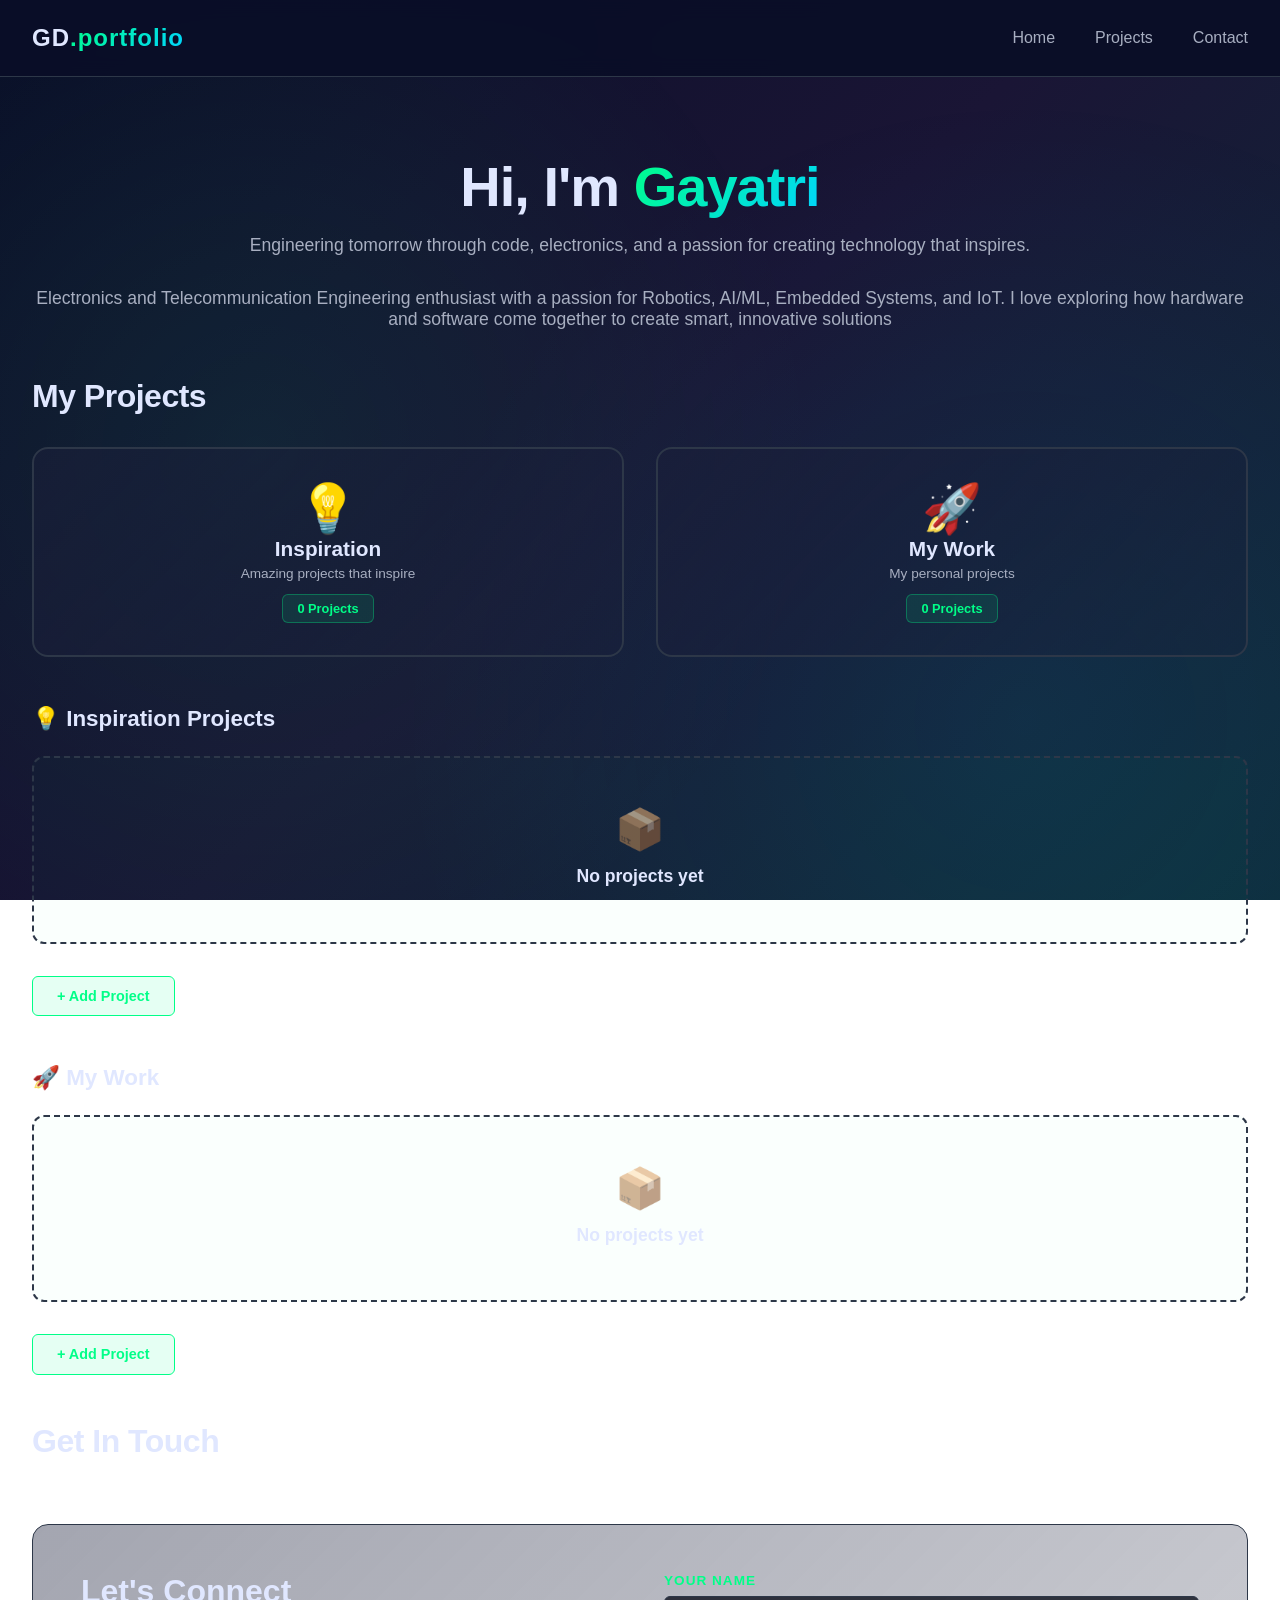
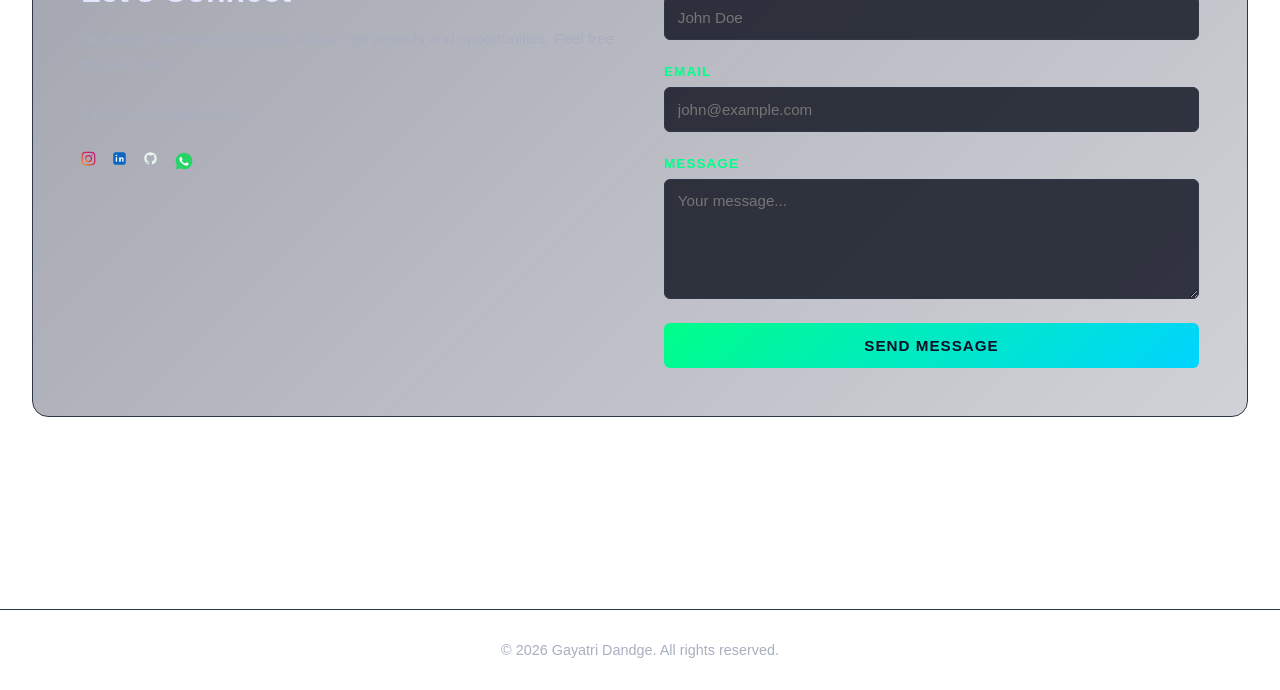
<file: doing.html>
<!DOCTYPE html>
<html lang="en">
<head>
    <meta charset="UTF-8">
    <meta name="viewport" content="width=device-width, initial-scale=1.0">
    <title>Gayatri Dandge — Portfolio</title>
    <link href="https://fonts.googleapis.com/css2?family=Space+Mono:wght@400;700&family=Syne:wght@400;600;700;800&display=swap" rel="stylesheet">
    <style>
        * {
            margin: 0;
            padding: 0;
            box-sizing: border-box;
        }

        :root {
            --primary: #00ff88;
            --secondary: #ff1744;
            --accent: #00d4ff;
            --dark: #0a0e27;
            --darker: #050810;
            --card-bg: #1a1f3a;
            --border: #2d3748;
            --text: #e0e7ff;
            --text-secondary: #a8afc1;
            --green-glow: rgba(0, 255, 136, 0.4);
        }

        html {
            scroll-behavior: smooth;
        }

        body {
            background: linear-gradient(135deg, #0a0e27 0%, #1a1535 50%, #0f2a3a 100%);
            background-attachment: fixed;
            color: var(--text);
            font-family: -apple-system, BlinkMacSystemFont, 'Segoe UI', sans-serif;
            min-height: 100vh;
            overflow-x: hidden;
        }

        /* ========== BREAKING BAD BUBBLES ========== */
        body::before {
            content: '';
            position: fixed;
            top: 0;
            left: 0;
            width: 100%;
            height: 100%;
            background: 
                radial-gradient(circle at 20% 50%, rgba(0, 255, 136, 0.08) 0%, transparent 50%),
                radial-gradient(circle at 80% 80%, rgba(0, 212, 255, 0.08) 0%, transparent 50%);
            pointer-events: none;
            z-index: 0;
        }

        .bubble {
            position: fixed;
            pointer-events: none;
            z-index: 1;
            border-radius: 50%;
            opacity: 0;
        }

        .bubble::before {
            content: '';
            position: absolute;
            width: 100%;
            height: 100%;
            background: radial-gradient(circle at 30% 30%, rgba(0, 255, 136, 0.6), rgba(0, 212, 255, 0.3));
            border-radius: 50%;
            border: 2px solid rgba(0, 255, 136, 0.4);
            box-shadow: inset -2px -2px 8px rgba(0, 0, 0, 0.5);
        }

        @keyframes float-up {
            0% {
                opacity: 0.6;
                transform: translateY(100vh) scale(1);
            }
            50% {
                opacity: 0.8;
            }
            100% {
                opacity: 0;
                transform: translateY(-100vh) scale(0.3);
            }
        }

        @keyframes bubble-wobble {
            0%, 100% { transform: translateX(0); }
            50% { transform: translateX(20px); }
        }

        .bubble {
            animation: float-up 8s ease-in infinite, bubble-wobble 3s ease-in-out infinite;
        }

        /* ========== SCROLL BUTTON ========== */
        .scroll-to-top {
            position: fixed;
            bottom: 2rem;
            right: 2rem;
            width: 50px;
            height: 50px;
            background: linear-gradient(135deg, var(--primary), var(--accent));
            border: none;
            border-radius: 50%;
            cursor: pointer;
            display: none;
            align-items: center;
            justify-content: center;
            font-size: 1.5rem;
            z-index: 999;
            transition: all 0.3s ease;
            box-shadow: 0 0 20px var(--green-glow);
            -webkit-tap-highlight-color: transparent;
        }

        .scroll-to-top.show {
            display: flex;
        }

        .scroll-to-top:hover {
            transform: translateY(-5px);
            box-shadow: 0 0 30px var(--green-glow);
        }

        .scroll-to-top:active {
            transform: scale(0.9);
        }

        /* ========== BACK TO PORTFOLIO BUTTON ========== */
        .back-to-portfolio {
            position: fixed;
            top: 100px;
            left: 2rem;
            padding: 0.8rem 1.5rem;
            background: rgba(0, 255, 136, 0.1);
            border: 2px solid var(--primary);
            color: var(--primary);
            border-radius: 6px;
            cursor: pointer;
            font-weight: 700;
            font-size: 0.9rem;
            display: none;
            z-index: 999;
            transition: all 0.3s ease;
            -webkit-tap-highlight-color: transparent;
        }

        .back-to-portfolio.show {
            display: block;
        }

        .back-to-portfolio:hover {
            background: var(--primary);
            color: var(--dark);
            transform: translateX(-5px);
            box-shadow: 0 0 20px var(--green-glow);
        }

        .back-to-portfolio:active {
            transform: scale(0.95);
        }

        /* ========== HEADER ========== */
        header {
            position: fixed;
            top: 0;
            width: 100%;
            background: rgba(10, 14, 39, 0.95);
            backdrop-filter: blur(10px);
            border-bottom: 1px solid var(--border);
            z-index: 1000;
            padding: 1.5rem 2rem;
        }

        .header-content {
            max-width: 1600px;
            margin: 0 auto;
            display: flex;
            justify-content: space-between;
            align-items: center;
        }

        .logo {
            font-size: 1.5rem;
            font-weight: 700;
            color: var(--text);
            letter-spacing: 1px;
        }

        .logo span {
            background: linear-gradient(135deg, var(--primary), var(--accent));
            -webkit-background-clip: text;
            -webkit-text-fill-color: transparent;
            background-clip: text;
        }

        .nav-links {
            display: flex;
            gap: 2.5rem;
        }

        .nav-links a {
            color: var(--text-secondary);
            text-decoration: none;
            font-weight: 500;
            transition: all 0.3s ease;
            -webkit-tap-highlight-color: transparent;
        }

        .nav-links a:hover {
            color: var(--primary);
            text-shadow: 0 0 10px var(--green-glow);
        }

        .nav-links a:active {
            transform: scale(0.95);
        }

        main {
            position: relative;
            z-index: 1;
            margin-top: 90px;
            max-width: 1600px;
            margin-left: auto;
            margin-right: auto;
            padding: 4rem 2rem;
        }

        /* ========== HERO ========== */
        .hero {
            text-align: center;
            margin-bottom: 3rem;
        }

        .hero h1 {
            font-size: 3.5rem;
            font-weight: 800;
            margin-bottom: 1rem;
            letter-spacing: -1px;
        }

        .hero h1 span {
            background: linear-gradient(135deg, var(--primary), var(--accent));
            -webkit-background-clip: text;
            -webkit-text-fill-color: transparent;
            background-clip: text;
        }

        .hero p {
            font-size: 1.1rem;
            color: var(--text-secondary);
            margin-bottom: 2rem;
        }

        /* ========== SECTION TITLE ========== */
        .section-title {
            font-size: 2rem;
            margin: 3rem 0 2rem 0;
            color: var(--text);
            font-weight: 800;
            letter-spacing: -0.5px;
        }

        /* ========== MAIN BOXES - SMALLER ========== */
        .boxes-grid {
            display: grid;
            grid-template-columns: repeat(2, 1fr);
            gap: 2rem;
            margin-bottom: 3rem;
        }

        .main-box {
            background: linear-gradient(135deg, rgba(26, 31, 58, 0.6), rgba(26, 31, 58, 0.3));
            border: 2px solid var(--border);
            border-radius: 16px;
            padding: 2rem;
            cursor: pointer;
            transition: all 0.4s cubic-bezier(0.34, 1.56, 0.64, 1);
            position: relative;
            overflow: hidden;
            min-height: 180px;
            display: flex;
            flex-direction: column;
            align-items: center;
            justify-content: center;
            gap: 1rem;
            touch-action: manipulation;
            -webkit-tap-highlight-color: transparent;
        }

        .main-box::before {
            content: '';
            position: absolute;
            inset: 0;
            background: linear-gradient(135deg, rgba(0, 255, 136, 0.1), rgba(0, 212, 255, 0.1));
            opacity: 0;
            transition: opacity 0.4s ease;
        }

        .main-box::after {
            content: '';
            position: absolute;
            top: 0;
            left: 0;
            right: 0;
            height: 2px;
            background: linear-gradient(90deg, var(--primary), var(--accent), transparent);
            transform: scaleX(0);
            transform-origin: left;
            transition: transform 0.4s ease;
        }

        .main-box:hover {
            border-color: var(--primary);
            transform: translateY(-8px) scale(1.02);
            box-shadow: 0 20px 60px rgba(0, 255, 136, 0.15);
        }

        .main-box:active {
            transform: scale(0.98);
        }

        .main-box:hover::before {
            opacity: 1;
        }

        .main-box:hover::after {
            transform: scaleX(1);
        }

        .box-content {
            position: relative;
            z-index: 1;
            text-align: center;
        }

        .box-icon {
            font-size: 3rem;
            animation: float 3s ease-in-out infinite;
        }

        @keyframes float {
            0%, 100% { transform: translateY(0px); }
            50% { transform: translateY(-10px); }
        }

        .box-title {
            font-size: 1.3rem;
            font-weight: 800;
            color: var(--text);
            margin-bottom: 0.3rem;
        }

        .box-description {
            color: var(--text-secondary);
            font-size: 0.85rem;
            margin: 0.3rem 0 0.8rem 0;
        }

        .box-count {
            display: inline-block;
            background: rgba(0, 255, 136, 0.1);
            color: var(--primary);
            padding: 0.4rem 0.9rem;
            border-radius: 6px;
            font-size: 0.8rem;
            font-weight: 700;
            border: 1px solid rgba(0, 255, 136, 0.3);
        }

        /* ========== PROJECTS GRID ========== */
        .projects-section {
            margin-bottom: 3rem;
        }

        .projects-section-title {
            font-size: 1.4rem;
            color: var(--text);
            margin-bottom: 1.5rem;
            font-weight: 700;
            display: flex;
            align-items: center;
            gap: 0.8rem;
        }

        .projects-grid {
            display: grid;
            grid-template-columns: repeat(5, 1fr);
            gap: 1.5rem;
            margin-bottom: 2rem;
        }

        .project-card {
            background: var(--card-bg);
            border: 2px solid var(--primary);
            border-radius: 12px;
            overflow: hidden;
            cursor: pointer;
            transition: all 0.3s ease;
            position: relative;
            display: flex;
            flex-direction: column;
            height: 280px;
            touch-action: manipulation;
            -webkit-tap-highlight-color: transparent;
        }

        .project-card:hover {
            border-color: var(--accent);
            transform: translateY(-5px);
            box-shadow: 0 15px 40px rgba(0, 212, 255, 0.2);
        }

        .project-card:active {
            transform: translateY(-2px);
        }

        .project-card-actions {
            position: absolute;
            top: 0.5rem;
            right: 0.5rem;
            display: flex;
            gap: 0.5rem;
            z-index: 10;
            opacity: 0;
            transition: opacity 0.3s ease;
        }

        .project-card:hover .project-card-actions {
            opacity: 1;
        }

        .delete-btn {
            width: 36px;
            height: 36px;
            background: rgba(255, 23, 68, 0.9);
            border: 2px solid var(--secondary);
            border-radius: 50%;
            color: var(--secondary);
            cursor: pointer;
            display: flex;
            align-items: center;
            justify-content: center;
            font-size: 1.2rem;
            transition: all 0.3s ease;
            -webkit-tap-highlight-color: transparent;
            backdrop-filter: blur(10px);
        }

        .delete-btn:hover {
            background: rgba(255, 23, 68, 1);
            transform: scale(1.1) rotate(10deg);
            box-shadow: 0 0 15px rgba(255, 23, 68, 0.6);
        }

        .delete-btn:active {
            transform: scale(0.95);
        }

        .project-video {
            width: 100%;
            height: 65%;
            background: linear-gradient(135deg, rgba(0, 255, 136, 0.08), rgba(0, 212, 255, 0.08));
            display: flex;
            align-items: center;
            justify-content: center;
            font-size: 3rem;
            border-bottom: 1px solid var(--border);
            position: relative;
            overflow: hidden;
        }

        .project-video video {
            width: 100%;
            height: 100%;
            object-fit: cover;
        }

        .project-info {
            padding: 1rem;
            flex: 1;
            display: flex;
            flex-direction: column;
        }

        .project-status {
            display: inline-block;
            background: rgba(0, 255, 136, 0.1);
            color: var(--primary);
            padding: 0.25rem 0.5rem;
            border-radius: 4px;
            font-size: 0.7rem;
            font-weight: 600;
            width: fit-content;
            margin-bottom: 0.4rem;
        }

        .project-name {
            font-size: 0.95rem;
            font-weight: 700;
            color: var(--text);
            margin-bottom: 0.3rem;
            line-height: 1.2;
        }

        .project-description {
            color: var(--text-secondary);
            font-size: 0.75rem;
            line-height: 1.3;
            margin-top: 0.3rem;
            flex: 1;
            overflow: hidden;
            display: -webkit-box;
            -webkit-line-clamp: 2;
            -webkit-box-orient: vertical;
        }

        /* ========== EMPTY STATE ========== */
        .empty-state {
            grid-column: 1 / -1;
            text-align: center;
            padding: 3rem 2rem;
            color: var(--text-secondary);
            background: rgba(0, 255, 136, 0.02);
            border: 2px dashed var(--border);
            border-radius: 12px;
        }

        .empty-icon {
            font-size: 2.5rem;
            margin-bottom: 0.8rem;
            opacity: 0.6;
        }

        .empty-state h3 {
            font-size: 1.1rem;
            color: var(--text);
            margin-bottom: 0.4rem;
        }

        /* ========== PROJECT DETAIL MODAL ========== */
        .project-detail-modal {
            display: none;
            position: fixed;
            top: 0;
            left: 0;
            right: 0;
            bottom: 0;
            background: rgba(5, 8, 16, 0.9);
            backdrop-filter: blur(10px);
            z-index: 2500;
            align-items: center;
            justify-content: center;
            padding: 1rem;
        }

        .project-detail-modal.show {
            display: flex;
        }

        .project-detail-content {
            background: var(--card-bg);
            border: 1px solid var(--border);
            border-radius: 16px;
            width: 100%;
            max-width: 750px;
            max-height: 85vh;
            overflow-y: auto;
            position: relative;
            animation: slideUp 0.4s ease;
        }

        @keyframes slideUp {
            from {
                opacity: 0;
                transform: translateY(50px);
            }
            to {
                opacity: 1;
                transform: translateY(0);
            }
        }

        .detail-close {
            position: absolute;
            top: 1.5rem;
            right: 1.5rem;
            background: rgba(0, 255, 136, 0.1);
            border: 2px solid var(--primary);
            width: 40px;
            height: 40px;
            border-radius: 50%;
            cursor: pointer;
            display: flex;
            align-items: center;
            justify-content: center;
            font-size: 1.5rem;
            color: var(--primary);
            transition: all 0.3s ease;
            z-index: 10;
            -webkit-tap-highlight-color: transparent;
        }

        .detail-close:hover {
            background: rgba(0, 255, 136, 0.2);
            transform: rotate(90deg);
        }

        .detail-close:active {
            transform: scale(0.9);
        }

        .detail-video {
            width: 100%;
            aspect-ratio: 16/9;
            background: linear-gradient(135deg, rgba(0, 255, 136, 0.1), rgba(0, 212, 255, 0.1));
            display: flex;
            align-items: center;
            justify-content: center;
            font-size: 4rem;
            border-bottom: 1px solid var(--border);
        }

        .detail-video video {
            width: 100%;
            height: 100%;
            object-fit: cover;
        }

        .detail-body {
            padding: 2.5rem;
        }

        .detail-title {
            font-size: 2rem;
            font-weight: 800;
            margin-bottom: 0.8rem;
            color: var(--text);
        }

        .detail-status {
            display: inline-block;
            background: rgba(0, 255, 136, 0.1);
            color: var(--primary);
            padding: 0.6rem 1.2rem;
            border-radius: 6px;
            font-size: 0.85rem;
            font-weight: 600;
            margin-bottom: 1.5rem;
            border: 1px solid rgba(0, 255, 136, 0.3);
        }

        .detail-description {
            color: var(--text-secondary);
            line-height: 1.8;
            font-size: 0.95rem;
            margin-bottom: 2rem;
            white-space: pre-wrap;
            word-break: break-word;
        }

        .detail-section h4 {
            color: var(--primary);
            font-size: 0.85rem;
            text-transform: uppercase;
            letter-spacing: 1.5px;
            margin: 2rem 0 1rem 0;
            font-weight: 800;
        }

        .code-display {
            background: rgba(0, 0, 0, 0.8);
            border: 1px solid var(--border);
            border-radius: 8px;
            padding: 1.5rem;
            overflow-x: auto;
            font-family: 'Space Mono', monospace;
            font-size: 0.8rem;
            line-height: 1.6;
            color: var(--primary);
            white-space: pre-wrap;
            word-break: break-word;
            max-height: 400px;
        }

        /* ========== CONTACT SECTION ========== */
        .contact-section {
            display: grid;
            grid-template-columns: 1fr 1fr;
            gap: 3rem;
            margin: 4rem 0;
            padding: 3rem;
            background: linear-gradient(135deg, rgba(26, 31, 58, 0.4), rgba(26, 31, 58, 0.2));
            border: 1px solid var(--border);
            border-radius: 16px;
        }

        .contact-left h2 {
            font-size: 2rem;
            margin-bottom: 1rem;
            color: var(--text);
        }

        .contact-left p {
            color: var(--text-secondary);
            font-size: 0.95rem;
            line-height: 1.7;
            margin-bottom: 1.5rem;
        }

        .social-links {
            display: flex;
            gap: 1rem;
            flex-wrap: wrap;
        }

        .social-link {
            background: rgba(0, 255, 136, 0.1);
            border: 1px solid var(--primary);
            color: var(--primary);
            padding: 0.7rem 1.5rem;
            border-radius: 6px;
            text-decoration: none;
            font-weight: 600;
            transition: all 0.3s ease;
            font-size: 0.9rem;
            cursor: pointer;
            touch-action: manipulation;
            -webkit-tap-highlight-color: transparent;
        }

        .social-link:hover,
        .social-link:active {
            background: var(--primary);
            color: var(--dark);
            transform: translateY(-3px);
            box-shadow: 0 10px 25px var(--green-glow);
        }

        .social-link:active {
            transform: scale(0.95);
        }

        .contact-form {
            display: flex;
            flex-direction: column;
            gap: 1.5rem;
        }

        .form-group {
            display: flex;
            flex-direction: column;
            gap: 0.5rem;
        }

        .form-group label {
            color: var(--primary);
            font-size: 0.85rem;
            font-weight: 700;
            text-transform: uppercase;
            letter-spacing: 1px;
        }

        .form-group input,
        .form-group textarea {
            background: rgba(10, 14, 27, 0.8);
            border: 1px solid var(--border);
            color: var(--text);
            padding: 0.8rem;
            border-radius: 6px;
            font-family: inherit;
            font-size: 0.95rem;
            transition: all 0.3s ease;
            -webkit-tap-highlight-color: transparent;
        }

        .form-group input:focus,
        .form-group textarea:focus {
            outline: none;
            border-color: var(--primary);
            box-shadow: 0 0 15px var(--green-glow);
        }

        .form-group textarea {
            resize: vertical;
            min-height: 120px;
        }

        .form-submit {
            background: linear-gradient(135deg, var(--primary), var(--accent));
            border: none;
            color: var(--dark);
            padding: 0.9rem 2rem;
            border-radius: 6px;
            font-weight: 700;
            font-size: 0.95rem;
            cursor: pointer;
            transition: all 0.3s ease;
            text-transform: uppercase;
            letter-spacing: 1px;
            touch-action: manipulation;
            -webkit-tap-highlight-color: transparent;
        }

        .form-submit:hover,
        .form-submit:active {
            transform: translateY(-3px);
            box-shadow: 0 15px 40px var(--green-glow);
        }

        .form-submit:active {
            transform: scale(0.98);
        }

        /* ========== ADD PROJECT MODAL ========== */
        .add-modal {
            display: none;
            position: fixed;
            top: 0;
            left: 0;
            right: 0;
            bottom: 0;
            background: rgba(5, 8, 16, 0.85);
            backdrop-filter: blur(5px);
            z-index: 2000;
        }

        .add-modal.show {
            display: flex;
            align-items: center;
            justify-content: center;
        }

        .add-modal-content {
            background: var(--card-bg);
            border: 2px solid var(--secondary);
            border-radius: 12px;
            width: 90%;
            max-width: 600px;
            max-height: 90vh;
            overflow-y: auto;
            position: relative;
            animation: popupIn 0.4s cubic-bezier(0.34, 1.56, 0.64, 1);
        }

        @keyframes popupIn {
            0% {
                opacity: 0;
                transform: scale(0.5) translateY(-100px);
            }
            100% {
                opacity: 1;
                transform: scale(1) translateY(0);
            }
        }

        .add-modal-header {
            padding: 2rem;
            border-bottom: 2px solid var(--secondary);
            background: linear-gradient(135deg, rgba(255, 23, 68, 0.1), rgba(0, 212, 255, 0.05));
            display: flex;
            justify-content: space-between;
            align-items: center;
            position: sticky;
            top: 0;
        }

        .add-modal-title {
            font-size: 1.8rem;
            font-weight: 800;
            color: var(--secondary);
            display: flex;
            align-items: center;
            gap: 0.8rem;
        }

        .add-modal-close {
            background: rgba(255, 23, 68, 0.1);
            border: 2px solid var(--secondary);
            width: 45px;
            height: 45px;
            border-radius: 6px;
            cursor: pointer;
            display: flex;
            align-items: center;
            justify-content: center;
            font-size: 1.5rem;
            color: var(--secondary);
            transition: all 0.3s ease;
            flex-shrink: 0;
            -webkit-tap-highlight-color: transparent;
        }

        .add-modal-close:hover,
        .add-modal-close:active {
            background: rgba(255, 23, 68, 0.2);
            transform: rotate(90deg);
            box-shadow: 0 0 20px rgba(255, 23, 68, 0.4);
        }

        .add-modal-body {
            padding: 2rem;
        }

        .video-upload-area {
            background: rgba(0, 255, 136, 0.05);
            border: 2px dashed var(--primary);
            border-radius: 8px;
            padding: 1.5rem;
            text-align: center;
            cursor: pointer;
            transition: all 0.3s ease;
            margin-bottom: 1.5rem;
            -webkit-tap-highlight-color: transparent;
        }

        .video-upload-area:hover {
            background: rgba(0, 255, 136, 0.1);
            border-color: var(--accent);
        }

        .video-upload-area:active {
            transform: scale(0.98);
        }

        .video-upload-icon {
            font-size: 2.5rem;
            margin-bottom: 0.5rem;
        }

        .video-upload-text {
            color: var(--text-secondary);
            font-size: 0.9rem;
        }

        .video-preview {
            width: 100%;
            height: 200px;
            background: linear-gradient(135deg, rgba(0, 255, 136, 0.1), rgba(0, 212, 255, 0.1));
            border-radius: 8px;
            display: none;
            align-items: center;
            justify-content: center;
            margin-bottom: 1.5rem;
            position: relative;
            overflow: hidden;
        }

        .video-preview.show {
            display: flex;
        }

        .video-preview video {
            width: 100%;
            height: 100%;
            object-fit: cover;
            border-radius: 8px;
        }

        /* ========== FOOTER ========== */
        footer {
            text-align: center;
            padding: 2rem;
            color: var(--text-secondary);
            font-size: 0.9rem;
            border-top: 1px solid var(--border);
            margin-top: 4rem;
        }

        /* ========== RESPONSIVE ========== */
        @media (max-width: 1400px) {
            .projects-grid {
                grid-template-columns: repeat(4, 1fr);
            }
        }

        @media (max-width: 1000px) {
            .projects-grid {
                grid-template-columns: repeat(3, 1fr);
            }
        }

        @media (max-width: 768px) {
            .boxes-grid {
                grid-template-columns: 1fr;
            }

            .contact-section {
                grid-template-columns: 1fr;
            }

            .projects-grid {
                grid-template-columns: repeat(2, 1fr);
            }

            .detail-body {
                padding: 1.5rem;
            }

            .detail-title {
                font-size: 1.5rem;
            }

            .back-to-portfolio {
                left: 1rem;
                padding: 0.6rem 1rem;
                font-size: 0.8rem;
            }
        }

        @media (max-width: 480px) {
            .projects-grid {
                grid-template-columns: 1fr;
            }

            .add-modal-content {
                width: 95%;
            }

            .scroll-to-top {
                width: 45px;
                height: 45px;
                font-size: 1.2rem;
            }
        }

        ::-webkit-scrollbar {
            width: 8px;
        }

        ::-webkit-scrollbar-track {
            background: var(--darker);
        }

        ::-webkit-scrollbar-thumb {
            background: var(--primary);
            border-radius: 4px;
            transition: all 0.3s ease;
        }

        ::-webkit-scrollbar-thumb:hover {
            background: var(--accent);
            box-shadow: 0 0 10px var(--green-glow);
        }
    </style>
</head>
<body>
    <!-- HEADER -->
    <header>
        <div class="header-content">
            <div class="logo">GD<span>.portfolio</span></div>
            <nav class="nav-links">
                <a href="#home">Home</a>
                <a href="#projects">Projects</a>
                <a href="#contact">Contact</a>
            </nav>
        </div>
    </header>

    <!-- BACK TO PORTFOLIO BUTTON -->
    <button class="back-to-portfolio" id="backBtn" onclick="scrollToSection('home')">← Back to Portfolio</button>

    <!-- SCROLL TO TOP BUTTON -->
    <button class="scroll-to-top" id="scrollBtn" onclick="scrollToTop()">↑</button>

    <!-- MAIN -->
    <main>
        <!-- HERO -->
        <section class="hero" id="home">
            <h1>Hi, I'm <span>Gayatri</span></h1>
            <p>Engineering tomorrow through code, electronics, and a passion for creating technology that inspires.</p>
            <P> Electronics and Telecommunication Engineering enthusiast with a passion for Robotics, AI/ML, Embedded Systems, and IoT. I love exploring how hardware and software come together to create smart, innovative solutions</P>
        </section>

        <!-- PROJECTS SECTION -->
        <section id="projects">
            <h2 class="section-title">My Projects</h2>

            <div class="boxes-grid">
                <div class="main-box">
                    <div class="box-content">
                        <div class="box-icon">💡</div>
                        <h3 class="box-title">Inspiration</h3>
                        <p class="box-description">Amazing projects that inspire</p>
                        <div class="box-count" id="inspirationCount">0 Projects</div>
                    </div>
                </div>

                <div class="main-box">
                    <div class="box-content">
                        <div class="box-icon">🚀</div>
                        <h3 class="box-title">My Work</h3>
                        <p class="box-description">My personal projects</p>
                        <div class="box-count" id="myWorkCount">0 Projects</div>
                    </div>
                </div>
            </div>

            <!-- INSPIRATION PROJECTS -->
            <div class="projects-section">
                <div class="projects-section-title">💡 Inspiration Projects</div>
                <div class="projects-grid" id="inspirationGrid">
                    <div class="empty-state">
                        <div class="empty-icon">📦</div>
                        <h3>No projects yet</h3>
                    </div>
                </div>
                <button class="social-link" onclick="openAddModal('inspiration')">+ Add Project</button>
            </div>

            <!-- MY WORK PROJECTS -->
            <div class="projects-section">
                <div class="projects-section-title">🚀 My Work</div>
                <div class="projects-grid" id="myWorkGrid">
                    <div class="empty-state">
                        <div class="empty-icon">📦</div>
                        <h3>No projects yet</h3>
                    </div>
                </div>
                <button class="social-link" onclick="openAddModal('mywork')">+ Add Project</button>
            </div>
        </section>

        <!-- CONTACT SECTION -->
        <section id="contact">
            <h2 class="section-title">Get In Touch</h2>
            <div class="contact-section">
                <div class="contact-left">
                    <h2>Let's Connect</h2>
                    <p>I'm always interested in hearing about new projects and opportunities. Feel free to reach out!</p>
                    <p>Find me on social media:</p>
                    <div class="social-links">
                        <a href="https://www.instagram.com/nwm_gayatriii" target="_blank" title="Instagram" class="si">
      <svg width="15" height="15" viewBox="0 0 24 24" fill="none">
        <defs>
          <linearGradient id="ig2" x1="0%" y1="100%" x2="100%" y2="0%">
            <stop offset="0%"   stop-color="#f09433"/>
            <stop offset="50%"  stop-color="#dc2743"/>
            <stop offset="100%" stop-color="#bc1888"/>
          </linearGradient>
        </defs>
        <rect x="2" y="2" width="20" height="20" rx="5.5" stroke="url(#ig2)" stroke-width="2" fill="none"/>
        <circle cx="12" cy="12" r="4.8" stroke="url(#ig2)" stroke-width="2" fill="none"/>
        <circle cx="17.6" cy="6.4" r="1.3" fill="url(#ig2)"/>
      </svg>
    </a>
                         <a href="https://www.linkedin.com/in/gayatri-dandge-261978383" target="_blank" title="LinkedIn" class="si">
      <svg width="15" height="15" viewBox="0 0 24 24" fill="none">
        <rect x="2" y="2" width="20" height="20" rx="4" fill="#0A66C2"/>
        <rect x="6" y="10" width="2.2" height="7" fill="white"/>
        <circle cx="7.1" cy="7.2" r="1.3" fill="white"/>
        <path d="M11.5 10h2v1.1c.5-.8 1.4-1.3 2.4-1.3 2 0 2.6 1.3 2.6 3.1V17h-2.1v-3.6c0-.9-.3-1.6-1.1-1.6-1 0-1.3.8-1.3 1.7V17H11.5V10z" fill="white"/>
      </svg>
    </a>
<a href="https://github.com/gaytridandge104-debug" target="_blank" title="GitHub" class="si">
      <svg width="15" height="15" viewBox="0 0 24 24" fill="none">
        <path fill-rule="evenodd" clip-rule="evenodd"
          d="M12 2C6.477 2 2 6.477 2 12c0 4.418 2.865 8.166 6.839 9.489.5.092.682-.217.682-.482
             0-.237-.009-.868-.013-1.703-2.782.604-3.369-1.34-3.369-1.34-.454-1.156-1.11-1.463-1.11-1.463
             -.908-.62.069-.608.069-.608 1.003.07 1.531 1.03 1.531 1.03.892 1.529 2.341 1.087 2.91.831
             .092-.646.35-1.086.636-1.336-2.22-.253-4.555-1.11-4.555-4.943 0-1.091.39-1.984 1.029-2.683
             -.103-.253-.446-1.27.098-2.647 0 0 .84-.269 2.75 1.025A9.578 9.578 0 0112 6.836a9.59 9.59
             0 012.504.337c1.909-1.294 2.747-1.025 2.747-1.025.546 1.377.203 2.394.1 2.647.64.699
             1.028 1.592 1.028 2.683 0 3.842-2.337 4.567-4.565 4.935.359.309.678.919.678 1.852
             0 1.336-.012 2.415-.012 2.743 0 .267.18.578.688.48C19.138 20.163 22 16.418 22 12
             c0-5.523-4.477-10-10-10z" fill="#e8f5ee"/>
      </svg>
    </a>                       <a href="https://wa.me/8087439240" target="_blank" title="WhatsApp" class="si">
      <svg width="20" height="20" viewBox="0 0 24 24" fill="none">
        <path d="M12 2C6.477 2 2 6.477 2 12c0 1.89.525 3.66 1.438 5.168L2 22l4.978-1.41A9.96 9.96
                 0 0012 22c5.523 0 10-4.477 10-10S17.523 2 12 2z" fill="#25D366"/>
        <path d="M17.006 14.57c-.274-.137-1.62-.799-1.87-.89-.252-.09-.435-.136-.618.137
                 -.183.273-.708.89-.868 1.073-.16.182-.32.205-.594.068-.274-.137-1.156-.426
                 -2.202-1.358-.814-.726-1.363-1.622-1.523-1.896-.16-.273-.017-.421.12-.557
                 .123-.123.274-.32.41-.48.138-.16.183-.274.275-.457.09-.183.045-.342-.023-.48
                 -.068-.137-.618-1.49-.847-2.04-.223-.536-.45-.464-.618-.472l-.526-.009
                 c-.183 0-.48.068-.73.342-.252.273-.96.938-.96 2.287s.983 2.652 1.12 2.835
                 c.136.182 1.934 2.952 4.687 4.14.655.283 1.167.452 1.565.578.657.21 1.256.18
                 1.729.11.527-.08 1.62-.663 1.849-1.303.228-.64.228-1.189.16-1.303
                 -.068-.114-.252-.182-.526-.32z" fill="white"/>
      </svg>
    </a>
  
                    </div>
                </div>
                <form class="contact-form" onsubmit="handleContact(event)">
                    <div class="form-group">
                        <label for="name">Your Name</label>
                        <input type="text" id="name" placeholder="John Doe" required>
                    </div>
                    <div class="form-group">
                        <label for="email">Email</label>
                        <input type="email" id="email" placeholder="john@example.com" required>
                    </div>
                    <div class="form-group">
                        <label for="message">Message</label>
                        <textarea id="message" placeholder="Your message..." required></textarea>
                    </div>
                    <button type="submit" class="form-submit">Send Message</button>
                </form>
            </div>
        </section>
    </main>

    <!-- FOOTER -->
    <footer>
        <p>© 2026 Gayatri Dandge. All rights reserved.</p>
    </footer>

    <!-- PROJECT DETAIL MODAL -->
    <div class="project-detail-modal" id="detailModal">
        <div class="project-detail-content">
            <button class="detail-close" onclick="closeDetail()">✕</button>
            <div class="detail-video" id="detailVideo"></div>
            <div class="detail-body">
                <h2 class="detail-title" id="detailTitle"></h2>
                <div class="detail-status" id="detailStatus"></div>
                <div class="detail-description" id="detailDescription"></div>
                <div class="detail-section">
                    <h4>Code / Details</h4>
                    <div class="code-display" id="detailCode"></div>
                </div>
            </div>
        </div>
    </div>

    <!-- ADD PROJECT MODAL -->
    <div class="add-modal" id="addModal">
        <div class="add-modal-content">
            <div class="add-modal-header">
                <div class="add-modal-title">📌 ADD PROJECT</div>
                <button class="add-modal-close" onclick="closeAdd()">✕</button>
            </div>
            <div class="add-modal-body">
                <form onsubmit="handleAdd(event)">
                    <div class="form-group">
                        <label>PROJECT NAME</label>
                        <input type="text" id="projectName" placeholder="My project" required>
                    </div>

                    <div class="form-group">
                        <label>EMOJI/ICON</label>
                        <input type="text" id="projectIcon" maxlength="2" placeholder="🤖" required>
                    </div>

                    <div class="form-group">
                        <label>STATUS</label>
                        <input type="text" id="projectStatus" placeholder="WIP / Done / Planning" required>
                    </div>

                    <div class="form-group">
                        <label>VIDEO</label>
                        <div class="video-upload-area" onclick="document.getElementById('videoInput').click()">
                            <div class="video-upload-icon">🎬</div>
                            <div class="video-upload-text">Click to upload video</div>
                        </div>
                        <input type="file" id="videoInput" accept="video/*" style="display: none;" onchange="previewVideo(event)">
                        <div class="video-preview" id="videoPreviewBox"></div>
                    </div>

                    <div class="form-group">
                        <label>DESCRIPTION / CODE</label>
                        <textarea id="projectDesc" placeholder="Write your project details..." style="min-height: 120px;" required></textarea>
                    </div>

                    <div style="display: flex; gap: 1rem; margin-top: 2rem;">
                        <button type="button" class="social-link" onclick="closeAdd()" style="flex: 1;">CANCEL</button>
                        <button type="submit" style="flex: 1; background: linear-gradient(135deg, var(--primary), var(--accent)); border: none; color: var(--dark); padding: 0.8rem; border-radius: 6px; font-weight: 700; cursor: pointer; -webkit-tap-highlight-color: transparent;">SAVE</button>
                    </div>
                </form>
            </div>
        </div>
    </div>

    <script>
        let projects = { inspiration: [], mywork: [] };
        let currentSection = '';
        let videoDataUrl = '';
        let currentDetailIndex = -1;
        let currentDetailType = '';

        // ========== BREAKING BAD BUBBLES ==========
        function createBubbles() {
            setInterval(() => {
                const bubble = document.createElement('div');
                bubble.className = 'bubble';
                
                const size = Math.random() * 40 + 20;
                const left = Math.random() * window.innerWidth;
                const duration = Math.random() * 4 + 6;
                
                bubble.style.width = size + 'px';
                bubble.style.height = size + 'px';
                bubble.style.left = left + 'px';
                bubble.style.bottom = '-100px';
                bubble.style.animationDuration = duration + 's';
                
                document.body.appendChild(bubble);
                
                setTimeout(() => bubble.remove(), duration * 1000);
            }, 1500);
        }

        // ========== SCROLL BUTTON EFFECTS ==========
        window.addEventListener('scroll', () => {
            const scrollBtn = document.getElementById('scrollBtn');
            const backBtn = document.getElementById('backBtn');
            
            if (window.scrollY > 300) {
                scrollBtn.classList.add('show');
                if (window.scrollY > 1000) {
                    backBtn.classList.add('show');
                }
            } else {
                scrollBtn.classList.remove('show');
                backBtn.classList.remove('show');
            }
        });

        function scrollToTop() {
            window.scrollTo({ top: 0, behavior: 'smooth' });
        }

        function scrollToSection(id) {
            const element = document.getElementById(id);
            if (element) {
                element.scrollIntoView({ behavior: 'smooth' });
            }
        }

        // ========== PROJECT MANAGEMENT ==========
        // Load from storage
        window.addEventListener('load', () => {
            createBubbles();
            const saved = localStorage.getItem('portfolioProjects');
            if (saved) projects = JSON.parse(saved);
            render('inspiration');
            render('mywork');
        });

        function render(type) {
            const gridId = type === 'inspiration' ? 'inspirationGrid' : 'myWorkGrid';
            const countId = type === 'inspiration' ? 'inspirationCount' : 'myWorkCount';
            const grid = document.getElementById(gridId);
            const list = projects[type === 'inspiration' ? 'inspiration' : 'mywork'];

            document.getElementById(countId).textContent = list.length + ' Projects';

            if (list.length === 0) {
                grid.innerHTML = '<div class="empty-state"><div class="empty-icon">📦</div><h3>No projects yet</h3></div>';
                return;
            }

            grid.innerHTML = list.map((p, i) => `
                <div class="project-card">
                    <div class="project-card-actions">
                        <button class="delete-btn" onclick="deleteProject(${i}, '${type}')">🗑</button>
                    </div>
                    <div class="project-video" onclick="showDetail(${i}, '${type}')">
                        ${p.video ? `<video style="width: 100%; height: 100%; object-fit: cover;"><source src="${p.video}" type="video/mp4"></video>` : p.emoji}
                    </div>
                    <div class="project-info" onclick="showDetail(${i}, '${type}')">
                        <div class="project-status">${p.status}</div>
                        <h4 class="project-name">${p.name}</h4>
                        <p class="project-description">${p.description.substring(0, 60)}...</p>
                    </div>
                </div>
            `).join('');
        }

        function deleteProject(idx, type) {
            if (confirm('Are you sure you want to delete this project? 🗑️')) {
                if (type === 'inspiration') {
                    projects.inspiration.splice(idx, 1);
                } else {
                    projects.mywork.splice(idx, 1);
                }
                localStorage.setItem('portfolioProjects', JSON.stringify(projects));
                render('inspiration');
                render('mywork');
                showNotification('Project deleted! 👋');
            }
        }

        function showDetail(idx, type) {
            const p = projects[type === 'inspiration' ? 'inspiration' : 'mywork'][idx];
            currentDetailIndex = idx;
            currentDetailType = type;
            
            // Set video or emoji
            if (p.video) {
                document.getElementById('detailVideo').innerHTML = `<video controls style="width: 100%; height: 100%; object-fit: cover;" autoplay><source src="${p.video}" type="video/mp4"></video>`;
            } else {
                document.getElementById('detailVideo').textContent = p.emoji;
            }
            
            document.getElementById('detailTitle').textContent = p.name;
            document.getElementById('detailStatus').textContent = p.status;
            document.getElementById('detailDescription').textContent = p.description;
            document.getElementById('detailCode').textContent = p.description;
            document.getElementById('detailModal').classList.add('show');
            document.body.style.overflow = 'hidden';
        }

        function closeDetail() {
            document.getElementById('detailModal').classList.remove('show');
            document.body.style.overflow = 'auto';
        }

        function openAddModal(section) {
            currentSection = section;
            videoDataUrl = '';
            document.getElementById('addModal').classList.add('show');
            document.body.style.overflow = 'hidden';
        }

        function closeAdd() {
            document.getElementById('addModal').classList.remove('show');
            document.getElementById('projectName').value = '';
            document.getElementById('projectIcon').value = '';
            document.getElementById('projectStatus').value = '';
            document.getElementById('projectDesc').value = '';
            document.getElementById('videoInput').value = '';
            document.getElementById('videoPreviewBox').innerHTML = '';
            document.getElementById('videoPreviewBox').classList.remove('show');
            document.body.style.overflow = 'auto';
        }

        function previewVideo(e) {
            const file = e.target.files[0];
            if (file) {
                const reader = new FileReader();
                reader.onload = (ev) => {
                    videoDataUrl = ev.target.result;
                    document.getElementById('videoPreviewBox').innerHTML = `<video controls style="width: 100%; height: 100%; object-fit: cover;"><source src="${videoDataUrl}"></video>`;
                    document.getElementById('videoPreviewBox').classList.add('show');
                };
                reader.readAsDataURL(file);
            }
        }

        function handleAdd(e) {
            e.preventDefault();
            const p = {
                id: Date.now(),
                name: document.getElementById('projectName').value,
                emoji: document.getElementById('projectIcon').value,
                status: document.getElementById('projectStatus').value,
                description: document.getElementById('projectDesc').value,
                video: videoDataUrl
            };
            projects[currentSection === 'inspiration' ? 'inspiration' : 'mywork'].push(p);
            localStorage.setItem('portfolioProjects', JSON.stringify(projects));
            render('inspiration');
            render('mywork');
            closeAdd();
            showNotification('Project added! 🎉');
        }

        function handleContact(e) {
            e.preventDefault();
            showNotification('Message sent! 📬');
            document.querySelector('.contact-form').reset();
        }

        function showNotification(msg) {
            const n = document.createElement('div');
            n.style.cssText = 'position: fixed; bottom: 2rem; right: 2rem; background: linear-gradient(135deg, var(--primary), var(--accent)); color: var(--dark); padding: 1rem 2rem; border-radius: 8px; font-weight: 700; z-index: 3000; animation: slideInRight 0.4s ease;';
            n.textContent = msg;
            document.body.appendChild(n);
            setTimeout(() => n.remove(), 2500);
        }

        // ========== MODAL EVENTS ==========
        document.getElementById('detailModal').addEventListener('click', (e) => {
            if (e.target === document.getElementById('detailModal')) closeDetail();
        });

        document.getElementById('addModal').addEventListener('click', (e) => {
            if (e.target === document.getElementById('addModal')) closeAdd();
        });

        document.addEventListener('keydown', (e) => {
            if (e.key === 'Escape') {
                closeDetail();
                closeAdd();
            }
        });
    </script>
</body>
</html>
</file>
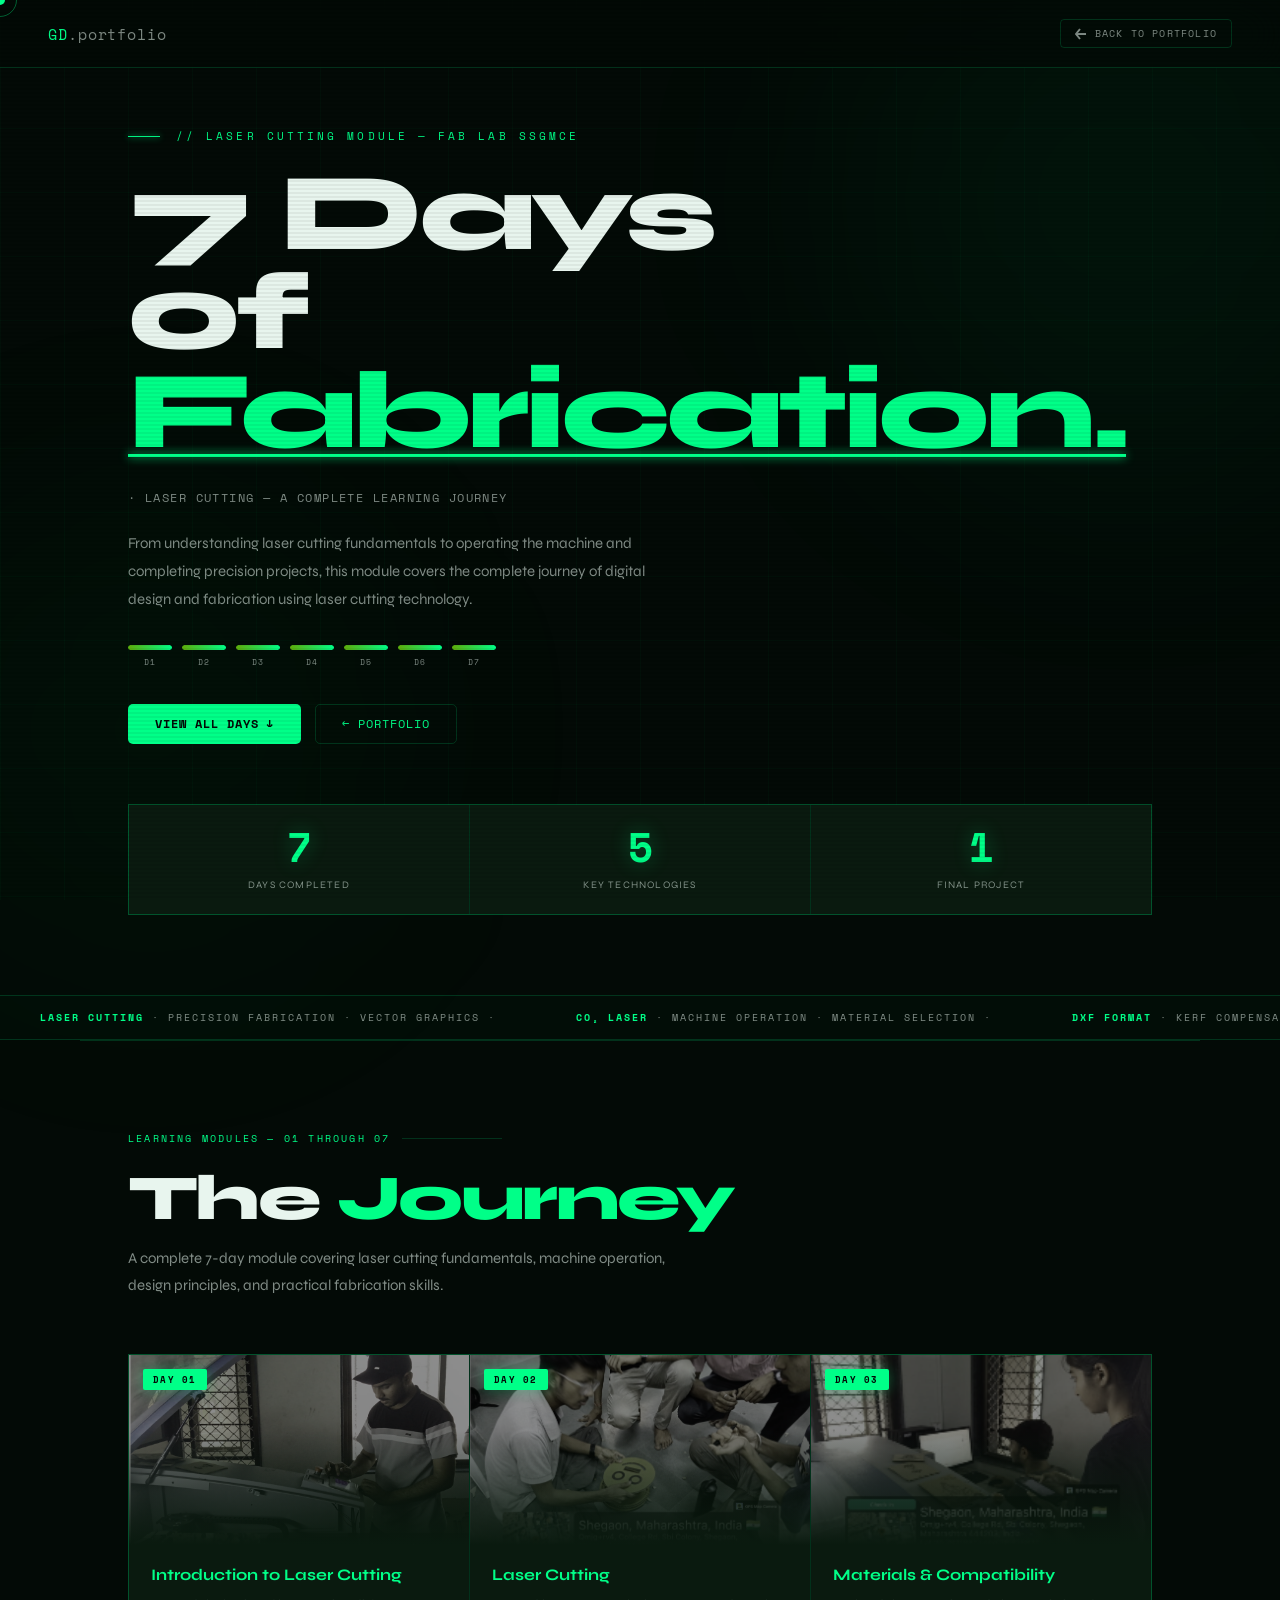
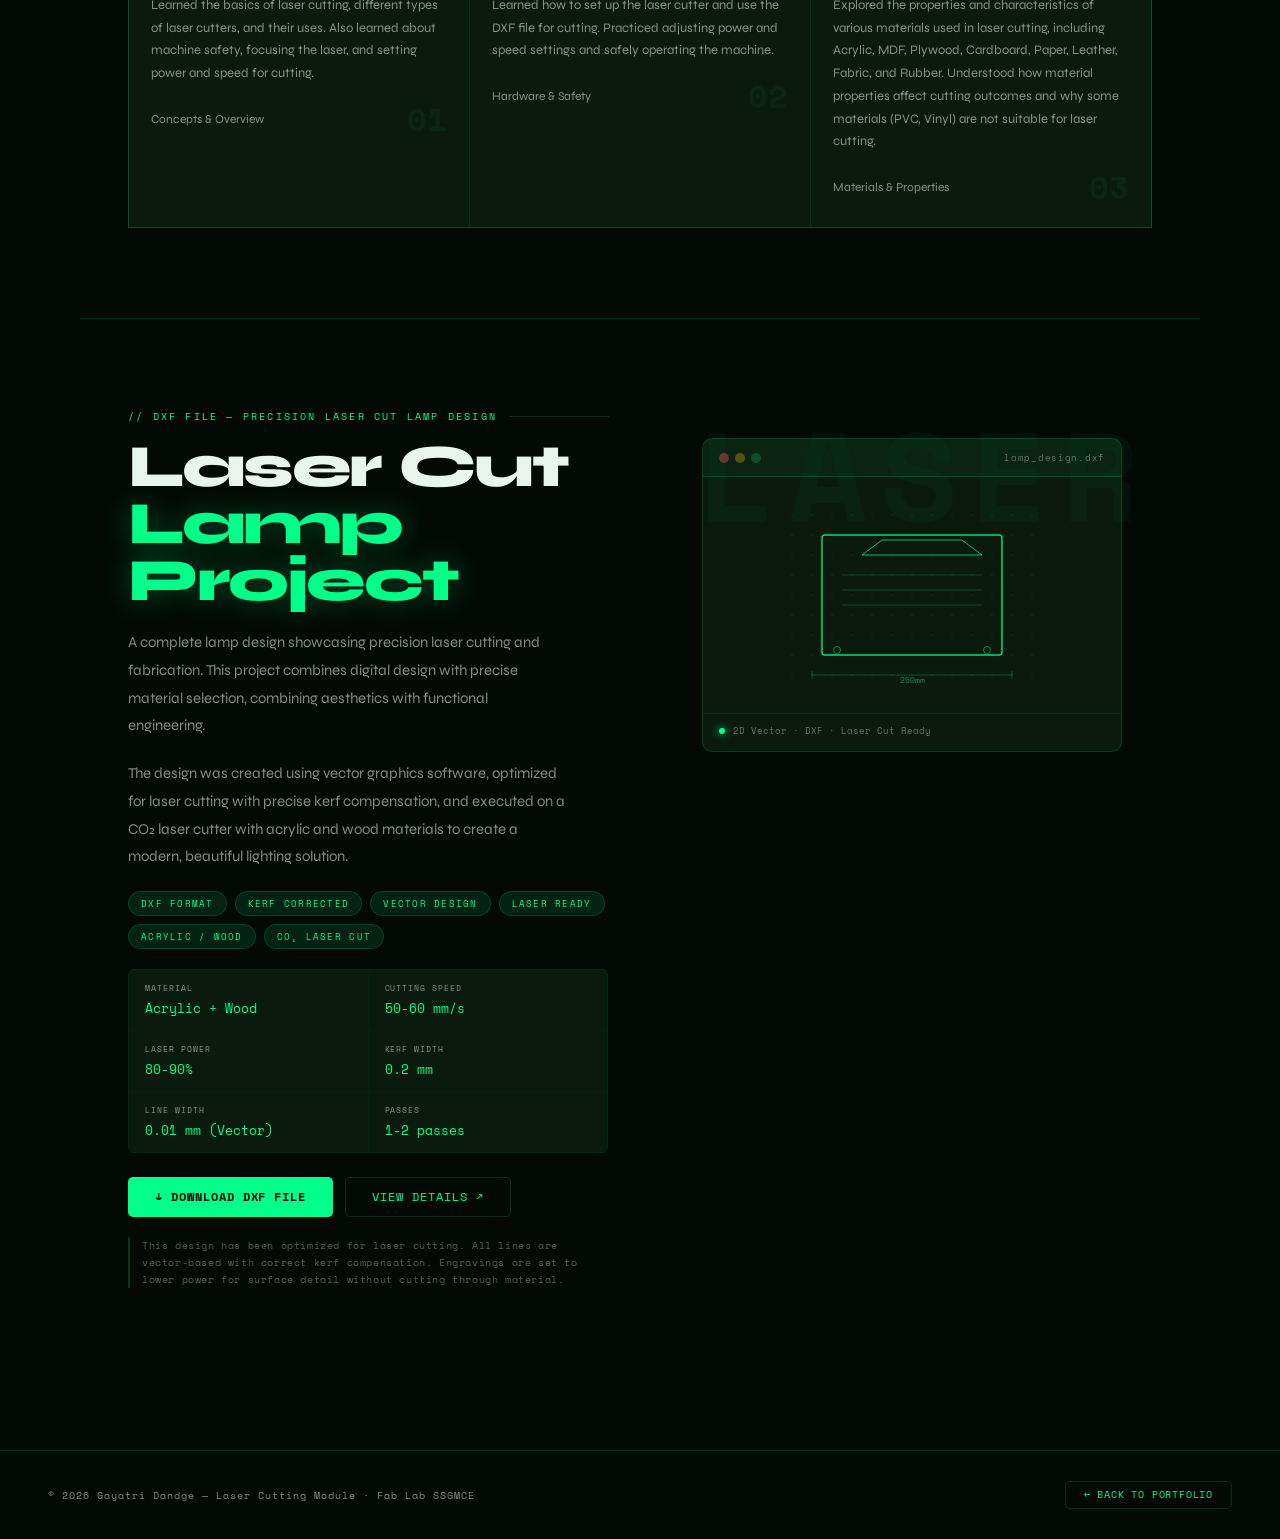
<file: laser.html>
<!DOCTYPE html>
<html lang="en">
<head>
  <meta charset="UTF-8">
  <meta name="viewport" content="width=device-width, initial-scale=1.0">
  <title>Laser Cutting Module — Gayatri Dandge</title>
  <link href="https://fonts.googleapis.com/css2?family=Space+Mono:wght@400;700&family=Syne:wght@400;600;700;800&display=swap" rel="stylesheet">
  <style>
    :root {
      --green: #00ff88;
      --green-dim: rgba(0,255,136,0.10);
      --green-glow: rgba(0,255,136,0.28);
      --green-bright: rgba(0,255,136,0.5);
      --dark: #030a06;
      --dark2: #0a1a0f;
      --text: #e8f5ee;
      --text-muted: rgba(232,245,238,0.55);
      --border: rgba(0,255,136,0.16);
      --nav-h: 68px;
    }
    *, *::before, *::after { box-sizing: border-box; margin: 0; padding: 0; }
    html { scroll-behavior: smooth; }
    body { font-family: 'Syne', sans-serif; background: var(--dark); color: var(--text); overflow-x: hidden; cursor: none; }

    /* SCANLINES */
    body::before {
      content: '';
      position: fixed; inset: 0;
      background: repeating-linear-gradient(0deg, transparent, transparent 2px, rgba(0,0,0,0.05) 2px, rgba(0,0,0,0.05) 4px);
      pointer-events: none; z-index: 9998;
    }

    /* CURSOR */
    #cursor { position:fixed; width:10px; height:10px; background:var(--green); border-radius:50%; pointer-events:none; z-index:99999; transform:translate(-50%,-50%); transition:width .15s,height .15s,background .2s; mix-blend-mode:screen; }
    #cursor-ring { position:fixed; width:34px; height:34px; border:1.5px solid var(--green); border-radius:50%; pointer-events:none; z-index:99998; transform:translate(-50%,-50%); opacity:.35; transition:width .2s,height .2s,opacity .2s; }
    #cursor.clicking { width:6px; height:6px; background:#fff; }
    #cursor-ring.clicking { width:48px; height:48px; opacity:.15; }

    /* PARTICLES */
    #particles { position:fixed; inset:0; pointer-events:none; z-index:0; overflow:hidden; }
    .particle { position:absolute; width:2px; height:2px; background:var(--green); border-radius:50%; opacity:0; animation:floatUp linear infinite; }
    @keyframes floatUp {
      0%   { transform:translateY(100vh) translateX(0); opacity:0; }
      10%  { opacity:.6; }
      90%  { opacity:.2; }
      100% { transform:translateY(-10vh) translateX(var(--drift)); opacity:0; }
    }

    /* READ PROGRESS */
    #read-progress { position:fixed; top:0; left:0; height:2px; background:linear-gradient(90deg,#5EAC0A,var(--green)); z-index:10001; width:0%; box-shadow:0 0 10px var(--green-glow); transition:width .08s linear; }

    /* BG GRID */
    .bg-grid { position:fixed; inset:0; z-index:-2;
      background-image:linear-gradient(rgba(0,255,136,.028) 1px,transparent 1px),linear-gradient(90deg,rgba(0,255,136,.028) 1px,transparent 1px);
      background-size:64px 64px;
    }
    .bg-orb { position:fixed; border-radius:50%; filter:blur(120px); pointer-events:none; z-index:-1; }
    .bg-orb1 { width:600px; height:600px; background:rgba(0,255,136,.04); top:-100px; right:-150px; animation:orbDrift1 18s ease-in-out infinite alternate; }
    .bg-orb2 { width:500px; height:500px; background:rgba(0,200,80,.03); bottom:-80px; left:-100px; animation:orbDrift2 22s ease-in-out infinite alternate; }
    @keyframes orbDrift1 { from{transform:translate(0,0) scale(1);} to{transform:translate(-80px,60px) scale(1.15);} }
    @keyframes orbDrift2 { from{transform:translate(0,0) scale(1);} to{transform:translate(60px,-80px) scale(1.1);} }

    /* NAV */
    nav { position:fixed; top:0; left:0; right:0; height:var(--nav-h); display:flex; align-items:center; justify-content:space-between; padding:0 48px; background:rgba(3,10,6,.75); backdrop-filter:blur(24px); border-bottom:1px solid var(--border); z-index:1000; }
    .logo { font-family:'Space Mono',monospace; font-size:15px; color:var(--green); letter-spacing:.06em; text-decoration:none; position:relative; }
    .logo::after { content:''; position:absolute; bottom:-2px; left:0; width:0; height:1px; background:var(--green); transition:width .3s; }
    .logo:hover::after { width:100%; }
    .logo span { color:var(--text-muted); }
    .back-link { display:flex; align-items:center; gap:8px; font-family:'Space Mono',monospace; font-size:10px; letter-spacing:.12em; text-transform:uppercase; color:var(--text-muted); text-decoration:none; border:1px solid var(--border); padding:6px 14px; border-radius:4px; transition:all .22s; cursor:none; }
    .back-link:hover { color:var(--green); border-color:var(--green); background:var(--green-dim); box-shadow:0 0 18px var(--green-glow); }
    .back-link svg { width:12px; height:12px; transition:transform .22s; }
    .back-link:hover svg { transform:translateX(-4px); }

    /* SCROLL TOP */
    #scroll-top { position:fixed; bottom:32px; right:32px; width:44px; height:44px; background:var(--green-dim); border:1px solid var(--green); border-radius:4px; display:flex; align-items:center; justify-content:center; font-size:18px; color:var(--green); cursor:none; z-index:5000; opacity:0; transform:translateY(16px); transition:all .3s; }
    #scroll-top.show { opacity:1; transform:translateY(0); }
    #scroll-top:hover { background:var(--green); color:var(--dark); box-shadow:0 0 24px var(--green-glow); }

    /* ══════════════════════════════════════════
       BUTTONS — was missing entirely; hero-actions,
       fp-actions, and the footer link all reference
       .btn/.btn-primary/.btn-outline. Defined here
       as proper inline-flex buttons so icon + label
       align correctly and layout no longer collapses.
    ══════════════════════════════════════════ */
    .btn {
      display: inline-flex;
      align-items: center;
      justify-content: center;
      gap: 8px;
      font-family: 'Space Mono', monospace;
      font-size: 12px;
      letter-spacing: .08em;
      text-transform: uppercase;
      text-decoration: none;
      padding: 13px 26px;
      border-radius: 5px;
      border: 1px solid transparent;
      cursor: none;
      white-space: nowrap;
      transition: all .22s ease;
      line-height: 1;
    }
    .btn-primary {
      background: var(--green);
      color: var(--dark);
      font-weight: 700;
      position: relative;
      overflow: hidden;
      box-shadow: 0 0 0 rgba(0,255,136,0);
    }
    .btn-primary:hover {
      box-shadow: 0 0 26px var(--green-glow);
      transform: translateY(-2px);
    }
    .btn-outline {
      background: transparent;
      color: var(--green);
      border: 1px solid var(--border);
    }
    .btn-outline:hover {
      border-color: var(--green);
      background: var(--green-dim);
      box-shadow: 0 0 18px var(--green-glow);
      transform: translateY(-2px);
    }

    /* HERO */
    #hero { min-height:100vh; display:flex; flex-direction:column; justify-content:center; padding:calc(var(--nav-h) + 60px) 48px 80px; max-width:1120px; margin:0 auto; position:relative; }
    .hero-eyebrow { font-family:'Space Mono',monospace; font-size:11px; letter-spacing:.28em; text-transform:uppercase; color:var(--green); margin-bottom:20px; display:flex; align-items:center; gap:16px; animation:fadeUp .9s ease both; }
    .hero-eyebrow::before { content:''; width:32px; height:1px; background:var(--green); box-shadow:0 0 6px var(--green); }
    .hero-title { font-size:clamp(52px,10vw,110px); font-weight:800; line-height:.9; letter-spacing:-.04em; animation:fadeUp .9s .1s ease both; margin-bottom:10px; }
    .hero-title .accent { color:var(--green); position:relative; display:inline-block; }
    .hero-title .accent::after { content:''; position:absolute; bottom:4px; left:0; width:100%; height:3px; background:var(--green); transform:scaleX(0); transform-origin:left; animation:lineReveal .6s .9s ease forwards; box-shadow:0 0 10px var(--green); }
    @keyframes lineReveal { to { transform:scaleX(1); } }
    .hero-sub { font-family:'Space Mono',monospace; font-size:12px; color:var(--text-muted); letter-spacing:.12em; margin:18px 0 24px; animation:fadeUp .9s .2s ease both; }
    .hero-desc { font-size:15px; line-height:1.85; color:var(--text-muted); max-width:540px; margin-bottom:32px; animation:fadeUp .9s .3s ease both; }
    @keyframes fadeUp { from{opacity:0;transform:translateY(20px);} to{opacity:1;transform:translateY(0);} }

    /* DAY STRIP */
    .day-strip { display:flex; gap:10px; align-items:center; animation:fadeUp .9s .35s ease both; margin-bottom:36px; flex-wrap:wrap; }
    .day-pip { display:flex; flex-direction:column; align-items:center; gap:6px; }
    .day-pip-bar { width:44px; height:5px; border-radius:3px; background:rgba(0,255,136,.08); position:relative; overflow:hidden; }
    .day-pip-bar::after { content:''; position:absolute; inset:0; background:linear-gradient(90deg,#5EAC0A,var(--green)); transform:scaleX(0); transform-origin:left; border-radius:3px; animation:fillBar .6s ease forwards; box-shadow:0 0 8px var(--green-glow); }
    .day-pip:nth-child(1) .day-pip-bar::after { animation-delay:.60s; }
    .day-pip:nth-child(2) .day-pip-bar::after { animation-delay:.78s; }
    .day-pip:nth-child(3) .day-pip-bar::after { animation-delay:.96s; }
    .day-pip:nth-child(4) .day-pip-bar::after { animation-delay:1.14s; }
    .day-pip:nth-child(5) .day-pip-bar::after { animation-delay:1.32s; }
    .day-pip:nth-child(6) .day-pip-bar::after { animation-delay:1.50s; }
    .day-pip:nth-child(7) .day-pip-bar::after { animation-delay:1.68s; }
    @keyframes fillBar { to { transform:scaleX(1); } }
    .day-pip-label { font-family:'Space Mono',monospace; font-size:8px; color:var(--text-muted); letter-spacing:.08em; }

    /* HERO ACTIONS — flex row, wraps on small screens, buttons vertically centered */
    .hero-actions { display:flex; flex-wrap:wrap; gap:14px; align-items:center; animation:fadeUp .9s .42s ease both; }

    /* STATS */
    .stats-bar { display:grid; grid-template-columns:repeat(3,1fr); gap:1px; background:var(--border); border:1px solid var(--border); margin-top:60px; animation:fadeUp .9s .5s ease both; }
    .stat-item { background:var(--dark2); padding:22px 20px; text-align:center; transition:background .25s; position:relative; overflow:hidden; }
    .stat-item::before { content:''; position:absolute; inset:0; background:radial-gradient(circle at 50% 0%, rgba(0,255,136,.06), transparent 70%); opacity:0; transition:opacity .3s; }
    .stat-item:hover { background:rgba(0,255,136,.05); }
    .stat-item:hover::before { opacity:1; }
    .stat-num { font-family:'Space Mono',monospace; font-size:clamp(24px,4vw,40px); font-weight:700; color:var(--green); display:block; line-height:1; margin-bottom:6px; text-shadow:0 0 20px var(--green-glow); }
    .stat-label { font-size:10px; color:var(--text-muted); letter-spacing:.12em; text-transform:uppercase; }

    /* TICKER */
    .ticker-wrap { overflow:hidden; border-top:1px solid var(--border); border-bottom:1px solid var(--border); padding:14px 0; background:rgba(0,255,136,.015); }
    .ticker { display:flex; white-space:nowrap; animation:ticker 24s linear infinite; }
    .ticker span { font-family:'Space Mono',monospace; font-size:10px; letter-spacing:.2em; color:var(--text-muted); padding:0 40px; }
    .ticker b { color:var(--green); }
    @keyframes ticker { from{transform:translateX(0);} to{transform:translateX(-50%);} }

    /* SECTION LABEL */
    .sec-label { font-family:'Space Mono',monospace; font-size:10px; letter-spacing:.22em; text-transform:uppercase; color:var(--green); margin-bottom:14px; display:flex; align-items:center; gap:12px; }
    .sec-label::after { content:''; flex:1; height:1px; background:var(--border); max-width:100px; }

    /* MODULES */
    #modules { padding:90px 48px; max-width:1120px; margin:0 auto; border-top:1px solid var(--border); }
    #modules h2 { font-size:clamp(38px,6vw,64px); font-weight:800; letter-spacing:-.04em; margin-bottom:8px; }
    #modules h2 span { color:var(--green); }
    .intro { font-size:15px; color:var(--text-muted); margin-bottom:56px; line-height:1.75; max-width:560px; }

    /* CARDS GRID */
    .cards-grid { display:grid; grid-template-columns:repeat(auto-fill, minmax(300px,1fr)); gap:1px; background:var(--border); border:1px solid var(--border); }

    /* CARD */
    .topic-card { position:relative; background:var(--dark2); overflow:hidden; cursor:none; transform-style:preserve-3d; }
    .topic-card::before { content:''; position:absolute; inset:0; background:linear-gradient(135deg,rgba(0,255,136,.08),transparent 60%); opacity:0; transition:opacity .4s; z-index:1; pointer-events:none; }
    .topic-card:hover { background:rgba(8,22,12,.98); }
    .topic-card:hover::before { opacity:1; }
    .topic-card::after { content:''; position:absolute; top:0; right:0; width:0; height:2px; background:linear-gradient(90deg,transparent,var(--green)); transition:width .5s ease; z-index:3; box-shadow:0 0 8px var(--green); }
    .topic-card:hover::after { width:100%; }
    .topic-card .card-left-line { position:absolute; left:0; top:100%; width:2px; height:100%; background:linear-gradient(180deg,var(--green),transparent); transition:top .5s ease .1s; z-index:3; }
    .topic-card:hover .card-left-line { top:0; }
    .card-img-wrap { position:relative; height:190px; overflow:hidden; }
    .card-img-wrap img { width:100%; height:100%; object-fit:cover; filter:saturate(.4) brightness(.55) hue-rotate(30deg); transition:transform .7s ease, filter .4s; }
    .topic-card:hover .card-img-wrap img { transform:scale(1.08); filter:saturate(.9) brightness(.85) hue-rotate(0deg); }
    .card-img-wrap::after { content:''; position:absolute; bottom:0; left:0; right:0; height:60%; background:linear-gradient(transparent, var(--dark2)); pointer-events:none; }
    .card-img-wrap::before { content:''; position:absolute; top:0; left:-100%; width:60%; height:100%; background:linear-gradient(90deg, transparent, rgba(0,255,136,.08), transparent); z-index:2; transition:left .6s ease; }
    .topic-card:hover .card-img-wrap::before { left:150%; }
    .day-badge { position:absolute; top:14px; left:14px; z-index:2; font-family:'Space Mono',monospace; font-size:9px; letter-spacing:.14em; font-weight:700; color:var(--dark); background:var(--green); padding:4px 10px; border-radius:2px; box-shadow:0 0 14px var(--green-glow); }
    .card-body { padding:20px 22px 24px; position:relative; z-index:2; }
    .card-title { font-size:16px; font-weight:700; color:var(--green); margin-bottom:10px; transition:letter-spacing .3s, text-shadow .3s; }
    .topic-card:hover .card-title { letter-spacing:.02em; text-shadow:0 0 12px var(--green-glow); }
    .card-text { font-size:13px; line-height:1.75; color:var(--text-muted); }

    /* CARD FOOTER ROW — fixed: added align-items so label and number sit on the same baseline */
    .card-footer-row { display:flex; align-items:center; justify-content:space-between; gap:12px; margin-top:18px; }

    /* VIEW BTN — matches .btn pattern, kept for any inline usage inside cards */
    .view-btn { display:inline-flex; align-items:center; justify-content:center; gap:7px; font-family:'Space Mono',monospace; font-size:10px; letter-spacing:.1em; text-transform:uppercase; color:var(--green); background:var(--green-dim); border:1px solid var(--border); padding:8px 16px; border-radius:4px; text-decoration:none; cursor:none; transition:all .22s; position:relative; overflow:hidden; }
    .view-btn::before { content:''; position:absolute; inset:0; background:var(--green); transform:scaleX(0); transform-origin:left; transition:transform .3s ease; z-index:0; }
    .view-btn:hover::before { transform:scaleX(1); }
    .view-btn span, .view-btn svg { position:relative; z-index:1; }
    .view-btn:hover { color:var(--dark); border-color:var(--green); box-shadow:0 0 20px rgba(0,255,136,.25); }
    .view-btn svg { width:11px; height:11px; transition:transform .25s; }
    .view-btn:hover svg { transform:translateX(3px); }
    .card-num { font-family:'Space Mono',monospace; font-size:32px; font-weight:700; color:rgba(0,255,136,.05); line-height:1; transition:color .3s, text-shadow .3s; user-select:none; }
    .topic-card:hover .card-num { color:rgba(0,255,136,.12); text-shadow:0 0 20px rgba(0,255,136,.1); }

    /* CARD STAGGER */
    .topic-card { opacity:0; transform:translateY(24px); transition:background .3s, opacity .65s ease, transform .65s ease; }
    .topic-card.visible { opacity:1; transform:translateY(0); }

    /* FINAL PROJECT */
    #final-project { padding:90px 48px; max-width:1120px; margin:0 auto; border-top:1px solid var(--border); position:relative; }
    #final-project::before { content:'LASER'; position:absolute; top:60px; right:48px; font-family:'Space Mono',monospace; font-size:clamp(60px,10vw,130px); font-weight:700; color:rgba(0,255,136,.03); letter-spacing:.1em; pointer-events:none; user-select:none; }

    .fp-section { margin-bottom:72px; }
    .fp-divider { border:none; border-top:1px solid rgba(0,255,136,.08); margin-bottom:72px; }
    .fp-inner { display:grid; grid-template-columns:1fr 1fr; gap:64px; align-items:start; }
    .fp-left { display:flex; flex-direction:column; gap:20px; }
    .fp-title { font-size:clamp(36px,5vw,60px); font-weight:800; letter-spacing:-.04em; line-height:.95; margin:0; }
    .fp-title span { color:var(--green); text-shadow:0 0 30px var(--green-glow); }
    .fp-desc { font-size:15px; line-height:1.85; color:var(--text-muted); max-width:440px; margin:0; }
    .fp-tags { display:flex; flex-wrap:wrap; gap:8px; align-items:center; }
    .fp-tag { font-family:'Space Mono',monospace; font-size:9px; letter-spacing:.14em; text-transform:uppercase; color:var(--green); border:1px solid var(--border); padding:5px 12px; border-radius:20px; background:var(--green-dim); transition:all .2s; }
    .fp-tag:hover { border-color:var(--green); background:rgba(0,255,136,.15); box-shadow:0 0 12px var(--green-glow); }

    /* FP ACTIONS — fixed: align-items so primary/outline buttons line up despite any size difference */
    .fp-actions { display:flex; flex-wrap:wrap; gap:12px; align-items:center; padding-top:4px; }

    /* SPECS TABLE */
    .specs-table { border:1px solid rgba(0,255,136,.12); border-radius:6px; overflow:hidden; }
    .specs-grid { display:grid; grid-template-columns:1fr 1fr; gap:1px; background:rgba(0,255,136,.1); }
    .spec-cell { background:var(--dark2); padding:12px 16px; }
    .spec-cell-label { font-family:'Space Mono',monospace; font-size:8px; letter-spacing:.12em; text-transform:uppercase; color:var(--text-muted); margin-bottom:4px; }
    .spec-cell-val { font-family:'Space Mono',monospace; font-size:13px; color:var(--green); }

    /* PREVIEW BOX */
    .fp-right { display:flex; justify-content:center; }
    .fp-preview-box { width:100%; max-width:420px; border:1px solid var(--border); border-radius:10px; overflow:hidden; background:var(--dark2); transition:transform .4s ease, box-shadow .4s ease; }
    .fp-preview-box:hover { transform:translateY(-6px); box-shadow:0 40px 80px rgba(0,0,0,.6), 0 0 60px rgba(0,255,136,.08); }
    .preview-titlebar { display:flex; gap:6px; padding:12px 16px; background:rgba(0,255,136,.04); border-bottom:1px solid var(--border); align-items:center; }
    .preview-titlebar .dot { width:10px; height:10px; border-radius:50%; display:inline-block; }
    .preview-titlebar .dot-r { background:rgba(255,80,80,.4); }
    .preview-titlebar .dot-y { background:rgba(255,200,0,.3); }
    .preview-titlebar .dot-g { background:rgba(0,255,136,.2); }
    .preview-titlebar .filename { font-family:'Space Mono',monospace; font-size:9px; color:rgba(232,245,238,.4); margin-left:auto; letter-spacing:.08em; }
    .preview-content { padding:28px; display:flex; justify-content:center; align-items:center; min-height:200px; }
    .preview-footer { padding:10px 16px 14px; display:flex; align-items:center; gap:8px; font-family:'Space Mono',monospace; font-size:9px; color:rgba(232,245,238,.4); border-top:1px solid rgba(0,255,136,.08); }
    .preview-dot { width:6px; height:6px; border-radius:50%; background:var(--green); box-shadow:0 0 8px var(--green); display:inline-block; animation:pulse 1.5s ease-in-out infinite; }
    @keyframes pulse { 0%,100%{transform:scale(1);opacity:1;} 50%{transform:scale(1.4);opacity:.6;} }

    .laser-note { font-family:'Space Mono',monospace; font-size:10px; color:rgba(232,245,238,.35); letter-spacing:.06em; line-height:1.7; border-left:2px solid rgba(0,255,136,.2); padding-left:12px; }
    .laser-note code { color:rgba(0,255,136,.6); }

    /* FOOTER — align-items so the copyright text and back button share a baseline */
    footer { border-top:1px solid var(--border); padding:30px 48px; display:flex; justify-content:space-between; align-items:center; flex-wrap:wrap; gap:16px; }
    footer p { font-family:'Space Mono',monospace; font-size:10px; color:var(--text-muted); letter-spacing:.1em; }

    /* RESPONSIVE */
    @media(max-width:900px) {
      .fp-inner { grid-template-columns:1fr; gap:40px; }
      #final-project::before { display:none; }
    }
    @media(max-width:768px) {
      nav { padding:0 20px; }
      #hero { padding:calc(var(--nav-h) + 40px) 20px 60px; }
      .stats-bar { grid-template-columns:1fr 1fr; }
      #modules { padding:60px 20px; }
      .cards-grid { grid-template-columns:1fr; }
      footer { padding:24px 20px; }
      #final-project { padding:60px 20px; }
      .hero-actions, .fp-actions { flex-direction: column; align-items: stretch; }
      .hero-actions .btn, .fp-actions .btn { width: 100%; }
    }
    @media(max-width:480px) {
      .stats-bar { grid-template-columns:1fr; }
    }
  </style>
</head>
<body>

  <div id="cursor"></div>
  <div id="cursor-ring"></div>
  <div id="read-progress"></div>
  <div id="particles"></div>
  <div class="bg-orb bg-orb1"></div>
  <div class="bg-orb bg-orb2"></div>
  <div class="bg-grid"></div>

  <!-- NAV -->
  <nav>
    <a href="index.html" class="logo">GD<span>.portfolio</span></a>
    <a href="javascript:history.back()" class="back-link">
      <svg viewBox="0 0 12 12" fill="none" stroke="currentColor" stroke-width="2"><path d="M11 6H1M5 1L1 6l4 5"/></svg>
      Back to Portfolio
    </a>
  </nav>

  <div id="scroll-top" onclick="window.scrollTo({top:0,behavior:'smooth'})">↑</div>

  <!-- HERO -->
  <section id="hero">
    <div class="hero-eyebrow">// Laser Cutting Module — Fab Lab SSGMCE</div>
    <h1 class="hero-title">7 Days<br>of <span class="accent">Fabrication.</span></h1>
    <div class="hero-sub"> · LASER CUTTING — A COMPLETE LEARNING JOURNEY</div>
    <p class="hero-desc">From understanding laser cutting fundamentals to operating the machine and completing precision projects, this module covers the complete journey of digital design and fabrication using laser cutting technology.</p>

    <div class="day-strip">
      <div class="day-pip"><div class="day-pip-bar"></div><span class="day-pip-label">D1</span></div>
      <div class="day-pip"><div class="day-pip-bar"></div><span class="day-pip-label">D2</span></div>
      <div class="day-pip"><div class="day-pip-bar"></div><span class="day-pip-label">D3</span></div>
      <div class="day-pip"><div class="day-pip-bar"></div><span class="day-pip-label">D4</span></div>
      <div class="day-pip"><div class="day-pip-bar"></div><span class="day-pip-label">D5</span></div>
      <div class="day-pip"><div class="day-pip-bar"></div><span class="day-pip-label">D6</span></div>
      <div class="day-pip"><div class="day-pip-bar"></div><span class="day-pip-label">D7</span></div>
    </div>

    <div class="hero-actions">
      <a href="#modules" class="btn btn-primary">View All Days ↓</a>
      <a href="javascript:history.back()" class="btn btn-outline">← Portfolio</a>
    </div>

    <div class="stats-bar">
      <div class="stat-item"><span class="stat-num" data-target="7">0</span><span class="stat-label">Days Completed</span></div>
      <div class="stat-item"><span class="stat-num" data-target="5">0</span><span class="stat-label">Key Technologies</span></div>
      <div class="stat-item"><span class="stat-num" data-target="1">0</span><span class="stat-label">Final Project</span></div>
    </div>
  </section>

  <!-- TICKER -->
  <div class="ticker-wrap">
    <div class="ticker">
      <span><b>LASER CUTTING</b> · PRECISION FABRICATION · VECTOR GRAPHICS ·</span>
      <span><b>CO₂ LASER</b> · MACHINE OPERATION · MATERIAL SELECTION ·</span>
      <span><b>DXF FORMAT</b> · KERF COMPENSATION · SPEED & POWER ·</span>
      <span><b>ACRYLIC</b> · MDF · WOOD · LEATHER · CUTTING & ENGRAVING ·</span>
      <span><b>CORELDR AW</b> · ADOBE ILLUSTRATOR · INKSCAPE · LIGHTBURN ·</span>
      <span><b>SAFETY</b> · VENTILATION · FOCUSING · TEST CUTS ·</span>
      <span><b>PROTOTYPE</b> · PRODUCT DESIGN · FABRICATION ·</span>
      <span><b>LASER CUTTING</b> · PRECISION FABRICATION · VECTOR GRAPHICS ·</span>
      <span><b>CO₂ LASER</b> · MACHINE OPERATION · MATERIAL SELECTION ·</span>
      <span><b>DXF FORMAT</b> · KERF COMPENSATION · SPEED & POWER ·</span>
      <span><b>ACRYLIC</b> · MDF · WOOD · LEATHER · CUTTING & ENGRAVING ·</span>
      <span><b>CORELDR AW</b> · ADOBE ILLUSTRATOR · INKSCAPE · LIGHTBURN ·</span>
      <span><b>SAFETY</b> · VENTILATION · FOCUSING · TEST CUTS ·</span>
      <span><b>PROTOTYPE</b> · PRODUCT DESIGN · FABRICATION ·</span>
    </div>
  </div>

  <!-- MODULES -->
  <section id="modules">
    <div class="sec-label reveal">Learning Modules — 01 through 07</div>
    <h2 class="reveal">The <span>Journey</span></h2>
    <p class="intro reveal">A complete 7-day module covering laser cutting fundamentals, machine operation, design principles, and practical fabrication skills.</p>

    <div class="cards-grid">

      <!-- DAY 01 -->
      <div class="topic-card">
        <div class="card-left-line"></div>
        <div class="card-img-wrap">
          <span class="day-badge">DAY 01</span>
          <img src="laser2.png" alt="Introduction to Laser Cutting">
        </div>
        <div class="card-body">
          <div class="card-title">Introduction to Laser Cutting</div>
          <p class="card-text">Learned the basics of laser cutting, different types of laser cutters, and their uses. Also learned about machine safety, focusing the laser, and setting power and speed for cutting.</p>
          <div class="card-footer-row">
            <span style="color: var(--text-muted); font-size: 12px;">Concepts & Overview</span>
            <span class="card-num">01</span>
          </div>
        </div>
      </div>

      <!-- DAY 02 -->
      <div class="topic-card">
        <div class="card-left-line"></div>
        <div class="card-img-wrap">
          <span class="day-badge">DAY 02</span>
          <img src="laser1.png" alt="Machine Components">
        </div>
        <div class="card-body">
          <div class="card-title">Laser Cutting</div>
          <p class="card-text">Learned how to set up the laser cutter and use the DXF file for cutting. Practiced adjusting power and speed settings and safely operating the machine.</p>
          <div class="card-footer-row">
            <span style="color: var(--text-muted); font-size: 12px;">Hardware & Safety</span>
            <span class="card-num">02</span>
          </div>
        </div>
      </div>

      <!-- DAY 03 -->
      <div class="topic-card">
        <div class="card-left-line"></div>
        <div class="card-img-wrap">
          <span class="day-badge">DAY 03</span>
          <img src="image.png" alt="Materials Selection">
        </div>
        <div class="card-body">
          <div class="card-title">Materials & Compatibility</div>
          <p class="card-text">Explored the properties and characteristics of various materials used in laser cutting, including Acrylic, MDF, Plywood, Cardboard, Paper, Leather, Fabric, and Rubber. Understood how material properties affect cutting outcomes and why some materials (PVC, Vinyl) are not suitable for laser cutting.</p>
          <div class="card-footer-row">
            <span style="color: var(--text-muted); font-size: 12px;">Materials & Properties</span>
            <span class="card-num">03</span>
          </div>
        </div>
      </div>

    </div>
  </section>

  <!-- FINAL PROJECT -->
  <section id="final-project">

    <!-- ── LASER CUT PROJECT SECTION ── -->
    <div class="fp-section reveal">
      <div class="sec-label">// DXF File — Precision Laser Cut Lamp Design</div>
      <div class="fp-inner">

        <div class="fp-left">
          <h2 class="fp-title">Laser Cut<br><span>Lamp Project</span></h2>
          <p class="fp-desc">A complete lamp design showcasing precision laser cutting and fabrication. This project combines digital design with precise material selection, combining aesthetics with functional engineering.
          </p>
          <p class="fp-desc">The design was created using vector graphics software, optimized for laser cutting with precise kerf compensation, and executed on a CO₂ laser cutter with acrylic and wood materials to create a modern, beautiful lighting solution.</p>

          <div class="fp-tags">
            <span class="fp-tag">DXF Format</span>
            <span class="fp-tag">Kerf Corrected</span>
            <span class="fp-tag">Vector Design</span>
            <span class="fp-tag">Laser Ready</span>
            <span class="fp-tag">Acrylic / Wood</span>
            <span class="fp-tag">CO₂ Laser Cut</span>
          </div>

          <div class="specs-table">
            <div class="specs-grid">
              <div class="spec-cell">
                <div class="spec-cell-label">Material</div>
                <div class="spec-cell-val">Acrylic + Wood</div>
              </div>
              <div class="spec-cell">
                <div class="spec-cell-label">Cutting Speed</div>
                <div class="spec-cell-val">50-60 mm/s</div>
              </div>
              <div class="spec-cell">
                <div class="spec-cell-label">Laser Power</div>
                <div class="spec-cell-val">80-90%</div>
              </div>
              <div class="spec-cell">
                <div class="spec-cell-label">Kerf Width</div>
                <div class="spec-cell-val">0.2 mm</div>
              </div>
              <div class="spec-cell">
                <div class="spec-cell-label">Line Width</div>
                <div class="spec-cell-val">0.01 mm (Vector)</div>
              </div>
              <div class="spec-cell">
                <div class="spec-cell-label">Passes</div>
                <div class="spec-cell-val">1-2 passes</div>
              </div>
            </div>
          </div>

          <div class="fp-actions">
            <a href="#" class="btn btn-primary">↓ Download DXF File</a>
            <a href="#" class="btn btn-outline">View Details ↗</a>
          </div>

          <div class="laser-note">
            This design has been optimized for laser cutting. All lines are vector-based with correct kerf compensation. Engravings are set to lower power for surface detail without cutting through material.
          </div>
        </div>

        <div class="fp-right">
          <div class="fp-preview-box">
            <div class="preview-titlebar">
              <span class="dot dot-r"></span>
              <span class="dot dot-y"></span>
              <span class="dot dot-g"></span>
              <span class="filename">lamp_design.dxf</span>
            </div>
            <div class="preview-content">
              <svg viewBox="0 0 260 180" width="260" height="180" xmlns="http://www.w3.org/2000/svg">
                <defs>
                  <pattern id="gp1" x="0" y="0" width="20" height="20" patternUnits="userSpaceOnUse">
                    <circle cx="10" cy="10" r="0.8" fill="rgba(0,255,136,.12)"/>
                  </pattern>
                </defs>
                <rect width="260" height="180" fill="url(#gp1)"/>
                <!-- Lamp base structure -->
                <rect x="40" y="30" width="180" height="120" rx="3" fill="none" stroke="#00ff88" stroke-width="1.5" opacity=".85"/>
                <!-- Lamp shade outlines -->
                <path d="M 80 50 L 100 35 L 180 35 L 200 50 Z" fill="none" stroke="#00ff88" stroke-width="1" opacity=".7"/>
                <!-- Engraving patterns -->
                <line x1="60" y1="70" x2="200" y2="70" stroke="#00ff88" stroke-width="0.5" opacity=".4"/>
                <line x1="60" y1="85" x2="200" y2="85" stroke="#00ff88" stroke-width="0.5" opacity=".4"/>
                <line x1="60" y1="100" x2="200" y2="100" stroke="#00ff88" stroke-width="0.5" opacity=".4"/>
                <!-- Mounting holes -->
                <circle cx="55" cy="145" r="3.5" fill="none" stroke="#00ff88" stroke-width="0.8" opacity=".6"/>
                <circle cx="205" cy="145" r="3.5" fill="none" stroke="#00ff88" stroke-width="0.8" opacity=".6"/>
                <!-- Dimension line -->
                <line x1="30" y1="170" x2="230" y2="170" stroke="rgba(0,255,136,.3)" stroke-width=".8"/>
                <line x1="30" y1="166" x2="30" y2="174" stroke="rgba(0,255,136,.3)" stroke-width=".8"/>
                <line x1="230" y1="166" x2="230" y2="174" stroke="rgba(0,255,136,.3)" stroke-width=".8"/>
                <text x="130" y="178" font-family="Space Mono,monospace" font-size="8" fill="rgba(0,255,136,.5)" text-anchor="middle">250mm</text>
              </svg>
            </div>
            <div class="preview-footer">
              <span class="preview-dot"></span>
              2D Vector · DXF · Laser Cut Ready
            </div>
          </div>
        </div>

      </div>
    </div>

  </section>

  <!-- FOOTER -->
  <footer>
    <p>© 2026 Gayatri Dandge — Laser Cutting Module · Fab Lab SSGMCE</p>
    <a href="javascript:history.back()" class="btn btn-outline" style="padding:8px 18px;font-size:10px;">← Back to Portfolio</a>
  </footer>

  <script>
    /* PARTICLES */
    (function spawnParticles() {
      const container = document.getElementById('particles');
      for (let i = 0; i < 28; i++) {
        const p = document.createElement('div');
        p.className = 'particle';
        const size = Math.random() * 2.5 + 1;
        p.style.cssText =
          'left:' + (Math.random()*100) + '%;' +
          'width:' + size + 'px;height:' + size + 'px;' +
          'animation-duration:' + (10 + Math.random()*18) + 's;' +
          'animation-delay:' + (Math.random()*14) + 's;' +
          '--drift:' + ((Math.random()-0.5)*160) + 'px;' +
          'opacity:0;';
        container.appendChild(p);
      }
    })();

    /* CUSTOM CURSOR */
    const cur = document.getElementById('cursor');
    const ring = document.getElementById('cursor-ring');
    let mx = 0, my = 0, rx = 0, ry = 0;
    document.addEventListener('mousemove', function(e) {
      mx = e.clientX; my = e.clientY;
      cur.style.left = mx + 'px'; cur.style.top = my + 'px';
    });
    document.addEventListener('mousedown', function() { cur.classList.add('clicking'); ring.classList.add('clicking'); });
    document.addEventListener('mouseup',   function() { cur.classList.remove('clicking'); ring.classList.remove('clicking'); });
    (function animRing() {
      rx += (mx - rx) * 0.11; ry += (my - ry) * 0.11;
      ring.style.left = rx + 'px'; ring.style.top = ry + 'px';
      requestAnimationFrame(animRing);
    })();
    document.querySelectorAll('a, button, .view-btn, .modal-close, #scroll-top, .fp-preview-box').forEach(function(el) {
      el.addEventListener('mouseenter', function() { cur.style.width='18px'; cur.style.height='18px'; ring.style.width='52px'; ring.style.height='52px'; ring.style.opacity='.6'; });
      el.addEventListener('mouseleave', function() { cur.style.width='10px'; cur.style.height='10px'; ring.style.width='34px'; ring.style.height='34px'; ring.style.opacity='.35'; });
    });

    /* READ PROGRESS + SCROLL BTN */
    const prog = document.getElementById('read-progress');
    const scrollBtn = document.getElementById('scroll-top');
    window.addEventListener('scroll', function() {
      const pct = window.scrollY / (document.body.scrollHeight - window.innerHeight) * 100;
      prog.style.width = pct + '%';
      scrollBtn.classList.toggle('show', window.scrollY > 300);
    });

    /* STAT COUNTER */
    function animateCount(el) {
      const target = +el.dataset.target;
      let start = 0;
      const step = target / 40;
      const t = setInterval(function() {
        start += step;
        if (start >= target) { el.textContent = target; clearInterval(t); }
        else el.textContent = Math.floor(start);
      }, 30);
    }

    /* INTERSECTION OBSERVERS */
    const io = new IntersectionObserver(function(entries) {
      entries.forEach(function(e) { if (e.isIntersecting) { e.target.classList.add('visible'); io.unobserve(e.target); } });
    }, { threshold: 0.12 });
    document.querySelectorAll('.reveal').forEach(function(el) { io.observe(el); });

    document.querySelectorAll('.stat-num').forEach(function(el) {
      const sio = new IntersectionObserver(function(entries) {
        if (entries[0].isIntersecting) { animateCount(el); sio.unobserve(el); }
      }, { threshold: .5 });
      sio.observe(el);
    });

    const cards = document.querySelectorAll('.topic-card');
    const cio = new IntersectionObserver(function(entries) {
      entries.forEach(function(e) {
        if (e.isIntersecting) {
          const idx = Array.from(cards).indexOf(e.target);
          setTimeout(function() { e.target.classList.add('visible'); }, idx * 100);
          cio.unobserve(e.target);
        }
      });
    }, { threshold: 0.08 });
    cards.forEach(function(c) { cio.observe(c); });

    /* 3D TILT ON CARDS */
    cards.forEach(function(card) {
      card.addEventListener('mousemove', function(e) {
        const r = card.getBoundingClientRect();
        const x = (e.clientX - r.left) / r.width - 0.5;
        const y = (e.clientY - r.top) / r.height - 0.5;
        card.style.transform = 'perspective(800px) rotateY(' + (x*6) + 'deg) rotateX(' + (-y*4) + 'deg) translateY(-2px)';
      });
      card.addEventListener('mouseleave', function() {
        card.style.transform = 'perspective(800px) rotateY(0) rotateX(0) translateY(0)';
      });
    });

    /* ESC KEY */
    document.addEventListener('keydown', function(e) {
      if (e.key === 'Escape') { /* Add any modal close logic here */ }
    });
  </script>
</body>
</html>
</file>
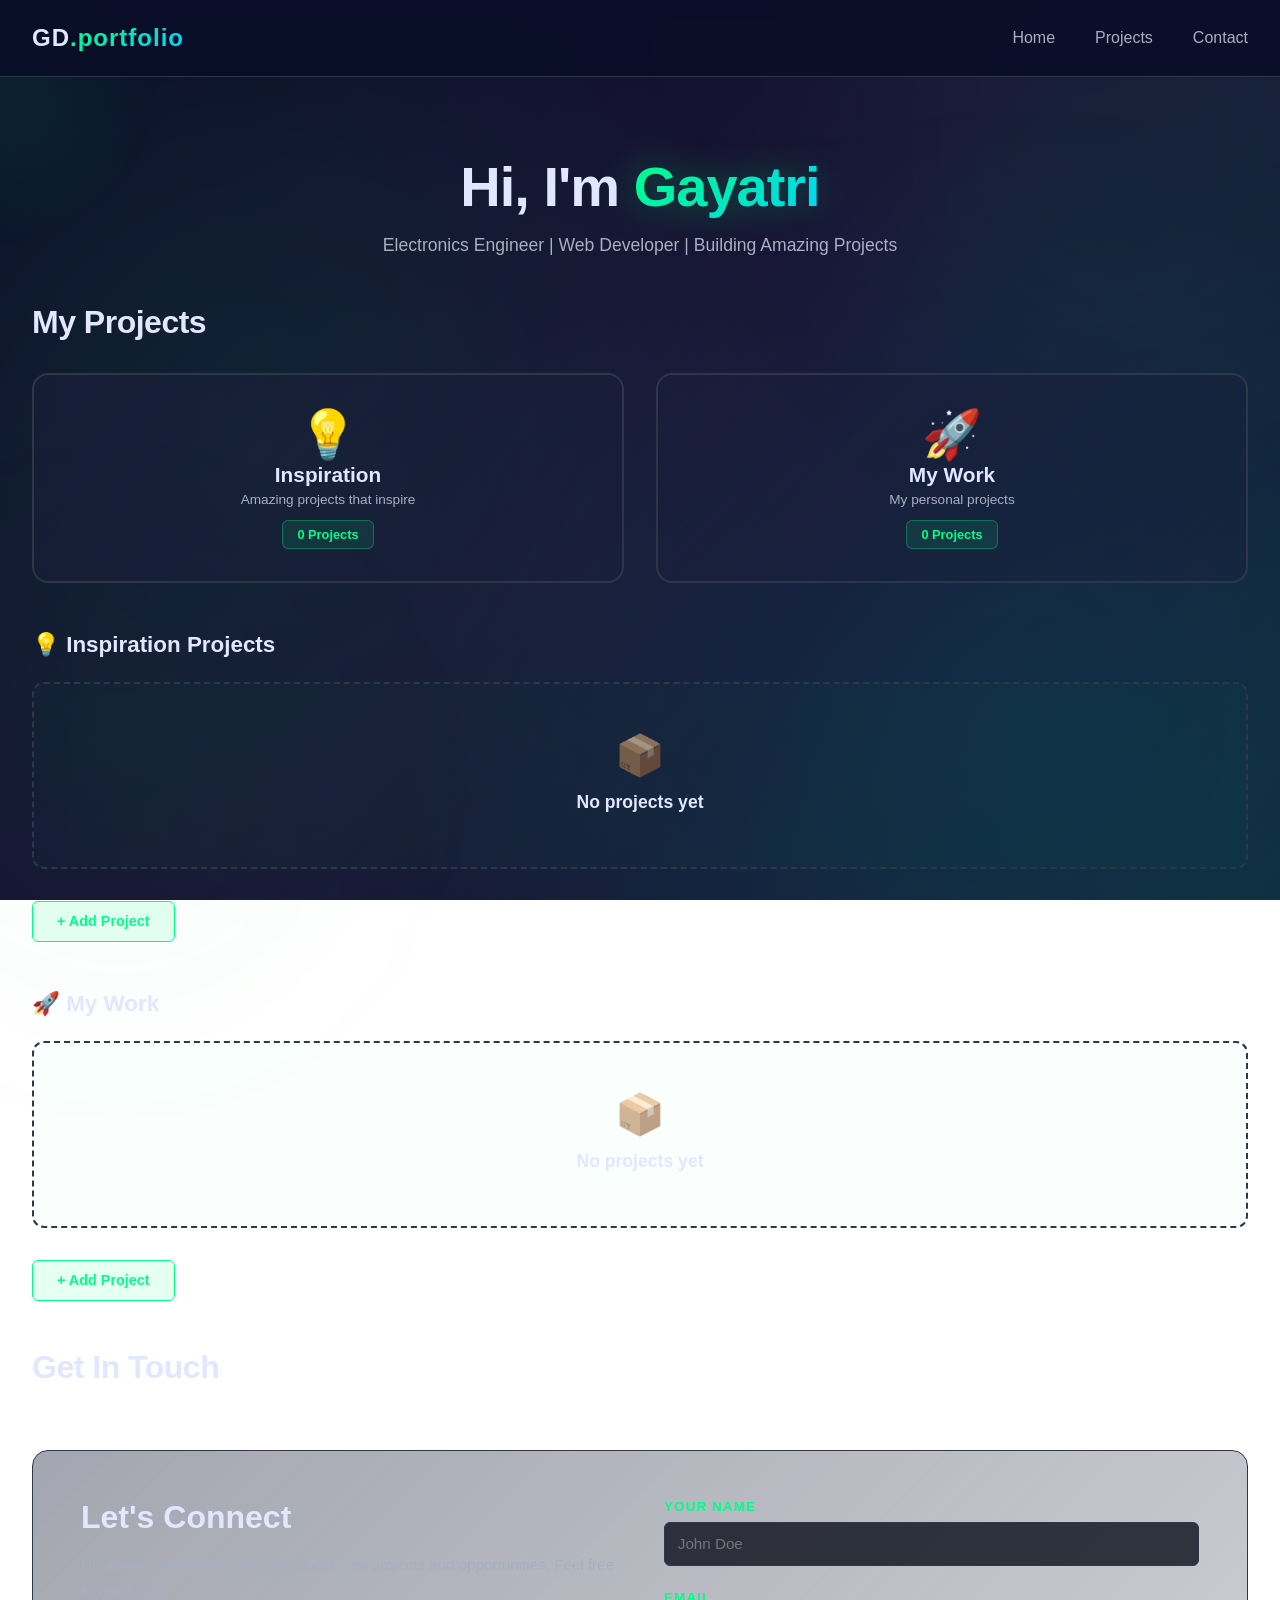
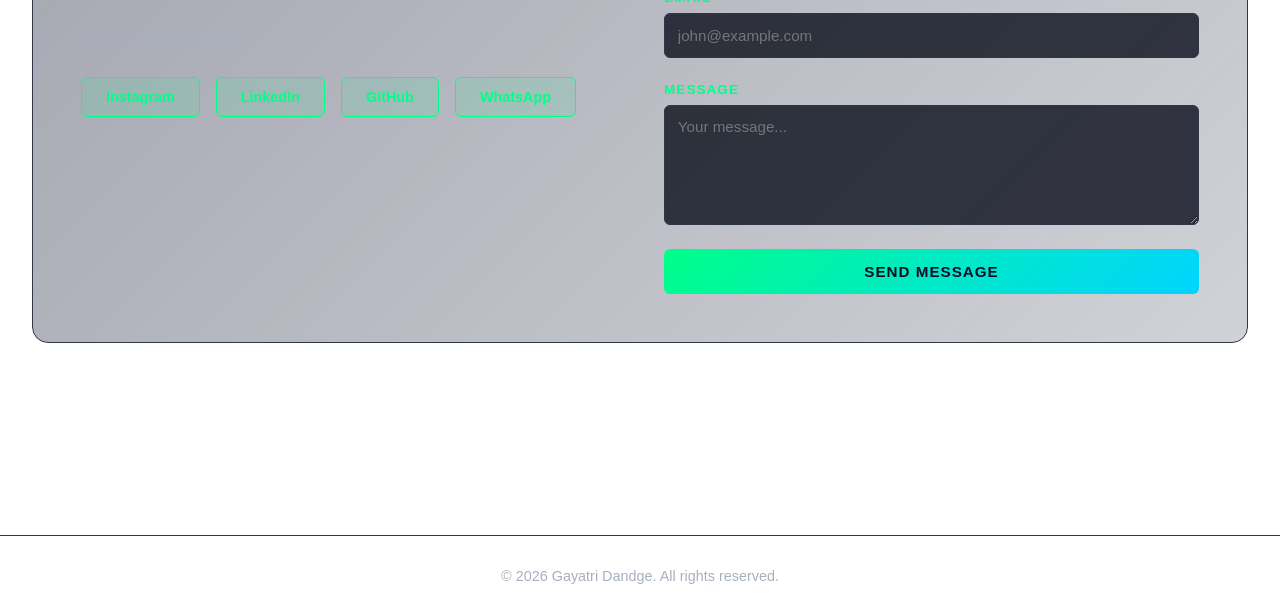
<file: selaa.html>
<!DOCTYPE html>
<html lang="en">
<head>
    <meta charset="UTF-8">
    <meta name="viewport" content="width=device-width, initial-scale=1.0">
    <title>Gayatri Dandge — Portfolio</title>
    <link href="https://fonts.googleapis.com/css2?family=Space+Mono:wght@400;700&family=Syne:wght@400;600;700;800&display=swap" rel="stylesheet">
    <style>
        * {
            margin: 0;
            padding: 0;
            box-sizing: border-box;
        }

        :root {
            --primary: #00ff88;
            --secondary: #ff1744;
            --accent: #00d4ff;
            --dark: #0a0e27;
            --darker: #050810;
            --card-bg: #1a1f3a;
            --border: #2d3748;
            --text: #e0e7ff;
            --text-secondary: #a8afc1;
            --green-glow: rgba(0, 255, 136, 0.4);
        }

        html {
            scroll-behavior: smooth;
        }

        body {
            background: linear-gradient(135deg, #0a0e27 0%, #1a1535 50%, #0f2a3a 100%);
            background-attachment: fixed;
            color: var(--text);
            font-family: -apple-system, BlinkMacSystemFont, 'Segoe UI', sans-serif;
            min-height: 100vh;
            overflow-x: hidden;
        }

        body::before {
            content: '';
            position: fixed;
            top: 0;
            left: 0;
            width: 100%;
            height: 100%;
            background: 
                radial-gradient(circle at 20% 50%, rgba(0, 255, 136, 0.08) 0%, transparent 50%),
                radial-gradient(circle at 80% 80%, rgba(0, 212, 255, 0.08) 0%, transparent 50%);
            pointer-events: none;
            z-index: 0;
        }

        /* ========== COOL ANIMATIONS ========== */
        /* Ambient Orbs */
        .orb {
            position: fixed;
            border-radius: 50%;
            filter: blur(110px);
            pointer-events: none;
            z-index: -1;
        }

        .orb1 {
            width: 520px;
            height: 520px;
            background: rgba(0, 255, 136, 0.045);
            top: -120px;
            right: -100px;
            animation: orbFloat1 20s ease-in-out infinite alternate;
        }

        .orb2 {
            width: 400px;
            height: 400px;
            background: rgba(0, 180, 80, 0.03);
            bottom: -80px;
            left: -80px;
            animation: orbFloat2 26s ease-in-out infinite alternate;
        }

        @keyframes orbFloat1 {
            from { transform: translate(0, 0) scale(1); }
            to { transform: translate(-60px, 80px) scale(1.2); }
        }

        @keyframes orbFloat2 {
            from { transform: translate(0, 0) scale(1); }
            to { transform: translate(80px, -60px) scale(1.15); }
        }

        /* Mouse Reactive Orb */
        #mouse-orb {
            position: fixed;
            width: 320px;
            height: 320px;
            border-radius: 50%;
            background: radial-gradient(circle, rgba(0, 255, 136, 0.07), transparent 70%);
            pointer-events: none;
            z-index: 0;
            transform: translate(-50%, -50%);
            transition: left 0.1s ease, top 0.1s ease;
        }

        /* Trail Dots */
        .trail-dot {
            position: fixed;
            width: 5px;
            height: 5px;
            border-radius: 50%;
            background: var(--primary);
            pointer-events: none;
            z-index: 99990;
            transform: translate(-50%, -50%);
            transition: opacity 0.6s;
        }

        /* Burst Particles */
        .burst-particle {
            position: fixed;
            width: 5px;
            height: 5px;
            border-radius: 50%;
            background: var(--primary);
            pointer-events: none;
            z-index: 9999;
            animation: burstOut 0.75s ease-out forwards;
        }

        @keyframes burstOut {
            0% { transform: translate(0, 0) scale(1); opacity: 1; }
            100% { transform: translate(var(--bx), var(--by)) scale(0); opacity: 0; }
        }

        /* ========== HEADER ========== */
        header {
            position: fixed;
            top: 0;
            width: 100%;
            background: rgba(10, 14, 39, 0.95);
            backdrop-filter: blur(10px);
            border-bottom: 1px solid var(--border);
            z-index: 1000;
            padding: 1.5rem 2rem;
        }

        .header-content {
            max-width: 1600px;
            margin: 0 auto;
            display: flex;
            justify-content: space-between;
            align-items: center;
        }

        .logo {
            font-size: 1.5rem;
            font-weight: 700;
            color: var(--text);
            letter-spacing: 1px;
            position: relative;
        }

        .logo span {
            background: linear-gradient(135deg, var(--primary), var(--accent));
            -webkit-background-clip: text;
            -webkit-text-fill-color: transparent;
            background-clip: text;
        }

        .logo::after {
            content: '';
            position: absolute;
            bottom: -2px;
            left: 0;
            width: 0;
            height: 1px;
            background: var(--primary);
            transition: width 0.4s ease;
            box-shadow: 0 0 6px var(--primary);
        }

        .logo:hover::after {
            width: 100%;
        }

        .nav-links {
            display: flex;
            gap: 2.5rem;
        }

        .nav-links a {
            color: var(--text-secondary);
            text-decoration: none;
            font-weight: 500;
            transition: all 0.3s ease;
            position: relative;
        }

        .nav-links a:hover {
            color: var(--primary);
            text-shadow: 0 0 10px var(--green-glow);
        }

        main {
            position: relative;
            z-index: 1;
            margin-top: 90px;
            max-width: 1600px;
            margin-left: auto;
            margin-right: auto;
            padding: 4rem 2rem;
        }

        /* ========== HERO ========== */
        .hero {
            text-align: center;
            margin-bottom: 3rem;
        }

        .hero h1 {
            font-size: 3.5rem;
            font-weight: 800;
            margin-bottom: 1rem;
            letter-spacing: -1px;
        }

        .hero h1 span {
            background: linear-gradient(135deg, var(--primary), var(--accent));
            -webkit-background-clip: text;
            -webkit-text-fill-color: transparent;
            background-clip: text;
            text-shadow: 0 0 40px rgba(0, 255, 136, 0.4);
            animation: accentPulse 3s ease-in-out infinite;
        }

        @keyframes accentPulse {
            0%, 100% { text-shadow: 0 0 20px rgba(0, 255, 136, 0.3); }
            50% { text-shadow: 0 0 60px rgba(0, 255, 136, 0.7); }
        }

        .hero p {
            font-size: 1.1rem;
            color: var(--text-secondary);
            margin-bottom: 2rem;
        }

        /* ========== SECTION TITLE ========== */
        .section-title {
            font-size: 2rem;
            margin: 3rem 0 2rem 0;
            color: var(--text);
            font-weight: 800;
            letter-spacing: -0.5px;
            position: relative;
        }

        /* ========== MAIN BOXES ========== */
        .boxes-grid {
            display: grid;
            grid-template-columns: repeat(2, 1fr);
            gap: 2rem;
            margin-bottom: 3rem;
        }

        .main-box {
            background: linear-gradient(135deg, rgba(26, 31, 58, 0.6), rgba(26, 31, 58, 0.3));
            border: 2px solid var(--border);
            border-radius: 16px;
            padding: 2rem;
            cursor: pointer;
            transition: all 0.4s cubic-bezier(0.34, 1.56, 0.64, 1);
            position: relative;
            overflow: hidden;
            min-height: 180px;
            display: flex;
            flex-direction: column;
            align-items: center;
            justify-content: center;
            gap: 1rem;
            touch-action: manipulation;
            animation: mainBoxFloat 3s ease-in-out infinite;
        }

        @keyframes mainBoxFloat {
            0%, 100% { transform: translateY(0px); }
            50% { transform: translateY(-5px); }
        }

        .main-box::before {
            content: '';
            position: absolute;
            inset: 0;
            background: linear-gradient(135deg, rgba(0, 255, 136, 0.1), rgba(0, 212, 255, 0.1));
            opacity: 0;
            transition: opacity 0.4s ease;
        }

        .main-box::after {
            content: '';
            position: absolute;
            top: 0;
            left: 0;
            right: 0;
            height: 2px;
            background: linear-gradient(90deg, var(--primary), var(--accent), transparent);
            transform: scaleX(0);
            transform-origin: left;
            transition: transform 0.4s ease;
        }

        .main-box:hover {
            border-color: var(--primary);
            transform: translateY(-8px) scale(1.02);
            box-shadow: 0 20px 60px rgba(0, 255, 136, 0.15);
        }

        .main-box:hover::before {
            opacity: 1;
        }

        .main-box:hover::after {
            transform: scaleX(1);
        }

        .box-content {
            position: relative;
            z-index: 1;
            text-align: center;
        }

        .box-icon {
            font-size: 3rem;
            animation: float 3s ease-in-out infinite;
        }

        @keyframes float {
            0%, 100% { transform: translateY(0px); }
            50% { transform: translateY(-10px); }
        }

        .box-title {
            font-size: 1.3rem;
            font-weight: 800;
            color: var(--text);
            margin-bottom: 0.3rem;
        }

        .box-description {
            color: var(--text-secondary);
            font-size: 0.85rem;
            margin: 0.3rem 0 0.8rem 0;
        }

        .box-count {
            display: inline-block;
            background: rgba(0, 255, 136, 0.1);
            color: var(--primary);
            padding: 0.4rem 0.9rem;
            border-radius: 6px;
            font-size: 0.8rem;
            font-weight: 700;
            border: 1px solid rgba(0, 255, 136, 0.3);
        }

        /* ========== PROJECTS SECTION ========== */
        .projects-section {
            margin-bottom: 3rem;
            animation: sectionPop 0.6s cubic-bezier(0.16, 1, 0.3, 1) both;
        }

        @keyframes sectionPop {
            from {
                opacity: 0;
                transform: translateY(32px) scale(0.97);
            }
            to {
                opacity: 1;
                transform: translateY(0) scale(1);
            }
        }

        .projects-section-title {
            font-size: 1.4rem;
            color: var(--text);
            margin-bottom: 1.5rem;
            font-weight: 700;
            display: flex;
            align-items: center;
            gap: 0.8rem;
        }

        .projects-grid {
            display: grid;
            grid-template-columns: repeat(5, 1fr);
            gap: 1.5rem;
            margin-bottom: 2rem;
        }

        .project-card {
            background: var(--card-bg);
            border: 2px solid var(--primary);
            border-radius: 12px;
            overflow: hidden;
            cursor: pointer;
            transition: all 0.3s ease;
            position: relative;
            display: flex;
            flex-direction: column;
            height: 280px;
            touch-action: manipulation;
            transform-style: preserve-3d;
        }

        .project-card::before {
            content: '';
            position: absolute;
            left: 0;
            top: 0;
            width: 2px;
            height: 0;
            background: linear-gradient(180deg, var(--primary), transparent);
            transition: height 0.4s ease;
            z-index: 3;
        }

        .project-card:hover::before {
            height: 100%;
        }

        .project-card:hover {
            border-color: var(--accent);
            transform: translateY(-5px);
            box-shadow: 0 20px 60px rgba(0, 0, 0, 0.5), 0 0 30px rgba(0, 255, 136, 0.2);
        }

        .project-card:active {
            transform: translateY(-2px);
        }

        .project-video {
            width: 100%;
            height: 65%;
            background: linear-gradient(135deg, rgba(0, 255, 136, 0.08), rgba(0, 212, 255, 0.08));
            display: flex;
            align-items: center;
            justify-content: center;
            font-size: 3rem;
            border-bottom: 1px solid var(--border);
            position: relative;
            overflow: hidden;
        }

        .project-video video {
            width: 100%;
            height: 100%;
            object-fit: cover;
        }

        .project-info {
            padding: 1rem;
            flex: 1;
            display: flex;
            flex-direction: column;
        }

        .project-status {
            display: inline-block;
            background: rgba(0, 255, 136, 0.1);
            color: var(--primary);
            padding: 0.25rem 0.5rem;
            border-radius: 4px;
            font-size: 0.7rem;
            font-weight: 600;
            width: fit-content;
            margin-bottom: 0.4rem;
        }

        .project-name {
            font-size: 0.95rem;
            font-weight: 700;
            color: var(--text);
            margin-bottom: 0.3rem;
            line-height: 1.2;
        }

        .project-description {
            color: var(--text-secondary);
            font-size: 0.75rem;
            line-height: 1.3;
            margin-top: 0.3rem;
            flex: 1;
            overflow: hidden;
            display: -webkit-box;
            -webkit-line-clamp: 2;
            -webkit-box-orient: vertical;
        }

        /* ========== EMPTY STATE ========== */
        .empty-state {
            grid-column: 1 / -1;
            text-align: center;
            padding: 3rem 2rem;
            color: var(--text-secondary);
            background: rgba(0, 255, 136, 0.02);
            border: 2px dashed var(--border);
            border-radius: 12px;
        }

        .empty-icon {
            font-size: 2.5rem;
            margin-bottom: 0.8rem;
            opacity: 0.6;
        }

        .empty-state h3 {
            font-size: 1.1rem;
            color: var(--text);
            margin-bottom: 0.4rem;
        }

        /* ========== PROJECT DETAIL MODAL ========== */
        .project-detail-modal {
            display: none;
            position: fixed;
            top: 0;
            left: 0;
            right: 0;
            bottom: 0;
            background: rgba(5, 8, 16, 0.9);
            backdrop-filter: blur(10px);
            z-index: 2500;
            align-items: center;
            justify-content: center;
            padding: 1rem;
        }

        .project-detail-modal.show {
            display: flex;
        }

        .project-detail-content {
            background: var(--card-bg);
            border: 1px solid var(--border);
            border-radius: 16px;
            width: 100%;
            max-width: 750px;
            max-height: 85vh;
            overflow-y: auto;
            position: relative;
            animation: slideUp 0.4s ease;
        }

        @keyframes slideUp {
            from {
                opacity: 0;
                transform: translateY(50px);
            }
            to {
                opacity: 1;
                transform: translateY(0);
            }
        }

        .detail-close {
            position: absolute;
            top: 1.5rem;
            right: 1.5rem;
            background: rgba(0, 255, 136, 0.1);
            border: 2px solid var(--primary);
            width: 40px;
            height: 40px;
            border-radius: 50%;
            cursor: pointer;
            display: flex;
            align-items: center;
            justify-content: center;
            font-size: 1.5rem;
            color: var(--primary);
            transition: all 0.3s ease;
            z-index: 10;
        }

        .detail-close:hover {
            background: rgba(0, 255, 136, 0.2);
            transform: rotate(90deg);
        }

        .detail-video {
            width: 100%;
            aspect-ratio: 16/9;
            background: linear-gradient(135deg, rgba(0, 255, 136, 0.1), rgba(0, 212, 255, 0.1));
            display: flex;
            align-items: center;
            justify-content: center;
            font-size: 4rem;
            border-bottom: 1px solid var(--border);
        }

        .detail-video video {
            width: 100%;
            height: 100%;
            object-fit: cover;
        }

        .detail-body {
            padding: 2.5rem;
        }

        .detail-title {
            font-size: 2rem;
            font-weight: 800;
            margin-bottom: 0.8rem;
            color: var(--text);
        }

        .detail-status {
            display: inline-block;
            background: rgba(0, 255, 136, 0.1);
            color: var(--primary);
            padding: 0.6rem 1.2rem;
            border-radius: 6px;
            font-size: 0.85rem;
            font-weight: 600;
            margin-bottom: 1.5rem;
            border: 1px solid rgba(0, 255, 136, 0.3);
        }

        .detail-description {
            color: var(--text-secondary);
            line-height: 1.8;
            font-size: 0.95rem;
            margin-bottom: 2rem;
            white-space: pre-wrap;
            word-break: break-word;
        }

        .detail-section h4 {
            color: var(--primary);
            font-size: 0.85rem;
            text-transform: uppercase;
            letter-spacing: 1.5px;
            margin: 2rem 0 1rem 0;
            font-weight: 800;
        }

        .code-display {
            background: rgba(0, 0, 0, 0.8);
            border: 1px solid var(--border);
            border-radius: 8px;
            padding: 1.5rem;
            overflow-x: auto;
            font-family: 'Space Mono', monospace;
            font-size: 0.8rem;
            line-height: 1.6;
            color: var(--primary);
            white-space: pre-wrap;
            word-break: break-word;
            max-height: 400px;
        }

        /* ========== CONTACT SECTION ========== */
        .contact-section {
            display: grid;
            grid-template-columns: 1fr 1fr;
            gap: 3rem;
            margin: 4rem 0;
            padding: 3rem;
            background: linear-gradient(135deg, rgba(26, 31, 58, 0.4), rgba(26, 31, 58, 0.2));
            border: 1px solid var(--border);
            border-radius: 16px;
        }

        .contact-left h2 {
            font-size: 2rem;
            margin-bottom: 1rem;
            color: var(--text);
        }

        .contact-left p {
            color: var(--text-secondary);
            font-size: 0.95rem;
            line-height: 1.7;
            margin-bottom: 1.5rem;
        }

        .social-links {
            display: flex;
            gap: 1rem;
            flex-wrap: wrap;
        }

        .social-link {
            background: rgba(0, 255, 136, 0.1);
            border: 1px solid var(--primary);
            color: var(--primary);
            padding: 0.7rem 1.5rem;
            border-radius: 6px;
            text-decoration: none;
            font-weight: 600;
            transition: all 0.3s ease;
            font-size: 0.9rem;
            cursor: pointer;
            touch-action: manipulation;
            position: relative;
            overflow: hidden;
        }

        .social-link:hover,
        .social-link:active {
            background: var(--primary);
            color: var(--dark);
            transform: translateY(-3px);
            box-shadow: 0 10px 25px var(--green-glow);
        }

        .contact-form {
            display: flex;
            flex-direction: column;
            gap: 1.5rem;
        }

        .form-group {
            display: flex;
            flex-direction: column;
            gap: 0.5rem;
        }

        .form-group label {
            color: var(--primary);
            font-size: 0.85rem;
            font-weight: 700;
            text-transform: uppercase;
            letter-spacing: 1px;
        }

        .form-group input,
        .form-group textarea {
            background: rgba(10, 14, 27, 0.8);
            border: 1px solid var(--border);
            color: var(--text);
            padding: 0.8rem;
            border-radius: 6px;
            font-family: inherit;
            font-size: 0.95rem;
            transition: all 0.3s ease;
        }

        .form-group input:focus,
        .form-group textarea:focus {
            outline: none;
            border-color: var(--primary);
            box-shadow: 0 0 15px var(--green-glow);
            transform: translateY(-2px);
        }

        .form-group textarea {
            resize: vertical;
            min-height: 120px;
        }

        .form-submit {
            background: linear-gradient(135deg, var(--primary), var(--accent));
            border: none;
            color: var(--dark);
            padding: 0.9rem 2rem;
            border-radius: 6px;
            font-weight: 700;
            font-size: 0.95rem;
            cursor: pointer;
            transition: all 0.3s ease;
            text-transform: uppercase;
            letter-spacing: 1px;
            touch-action: manipulation;
        }

        .form-submit:hover,
        .form-submit:active {
            transform: translateY(-3px);
            box-shadow: 0 15px 40px var(--green-glow);
        }

        /* ========== ADD PROJECT MODAL ========== */
        .add-modal {
            display: none;
            position: fixed;
            top: 0;
            left: 0;
            right: 0;
            bottom: 0;
            background: rgba(5, 8, 16, 0.85);
            backdrop-filter: blur(5px);
            z-index: 2000;
        }

        .add-modal.show {
            display: flex;
            align-items: center;
            justify-content: center;
        }

        .add-modal-content {
            background: var(--card-bg);
            border: 2px solid var(--secondary);
            border-radius: 12px;
            width: 90%;
            max-width: 600px;
            max-height: 90vh;
            overflow-y: auto;
            position: relative;
            animation: popupIn 0.4s cubic-bezier(0.34, 1.56, 0.64, 1);
        }

        @keyframes popupIn {
            0% {
                opacity: 0;
                transform: scale(0.5) translateY(-100px);
            }
            100% {
                opacity: 1;
                transform: scale(1) translateY(0);
            }
        }

        .add-modal-header {
            padding: 2rem;
            border-bottom: 2px solid var(--secondary);
            background: linear-gradient(135deg, rgba(255, 23, 68, 0.1), rgba(0, 212, 255, 0.05));
            display: flex;
            justify-content: space-between;
            align-items: center;
            position: sticky;
            top: 0;
        }

        .add-modal-title {
            font-size: 1.8rem;
            font-weight: 800;
            color: var(--secondary);
            display: flex;
            align-items: center;
            gap: 0.8rem;
        }

        .add-modal-close {
            background: rgba(255, 23, 68, 0.1);
            border: 2px solid var(--secondary);
            width: 45px;
            height: 45px;
            border-radius: 6px;
            cursor: pointer;
            display: flex;
            align-items: center;
            justify-content: center;
            font-size: 1.5rem;
            color: var(--secondary);
            transition: all 0.3s ease;
            flex-shrink: 0;
        }

        .add-modal-close:hover,
        .add-modal-close:active {
            background: rgba(255, 23, 68, 0.2);
            transform: rotate(90deg);
            box-shadow: 0 0 20px rgba(255, 23, 68, 0.4);
        }

        .add-modal-body {
            padding: 2rem;
        }

        .video-upload-area {
            background: rgba(0, 255, 136, 0.05);
            border: 2px dashed var(--primary);
            border-radius: 8px;
            padding: 1.5rem;
            text-align: center;
            cursor: pointer;
            transition: all 0.3s ease;
            margin-bottom: 1.5rem;
        }

        .video-upload-area:hover {
            background: rgba(0, 255, 136, 0.1);
            border-color: var(--accent);
        }

        .video-upload-icon {
            font-size: 2.5rem;
            margin-bottom: 0.5rem;
        }

        .video-upload-text {
            color: var(--text-secondary);
            font-size: 0.9rem;
        }

        .video-preview {
            width: 100%;
            height: 200px;
            background: linear-gradient(135deg, rgba(0, 255, 136, 0.1), rgba(0, 212, 255, 0.1));
            border-radius: 8px;
            display: none;
            align-items: center;
            justify-content: center;
            margin-bottom: 1.5rem;
            position: relative;
            overflow: hidden;
        }

        .video-preview.show {
            display: flex;
        }

        .video-preview video {
            width: 100%;
            height: 100%;
            object-fit: cover;
            border-radius: 8px;
        }

        /* ========== FOOTER ========== */
        footer {
            text-align: center;
            padding: 2rem;
            color: var(--text-secondary);
            font-size: 0.9rem;
            border-top: 1px solid var(--border);
            margin-top: 4rem;
        }

        /* ========== RESPONSIVE ========== */
        @media (max-width: 1400px) {
            .projects-grid {
                grid-template-columns: repeat(4, 1fr);
            }
        }

        @media (max-width: 1000px) {
            .projects-grid {
                grid-template-columns: repeat(3, 1fr);
            }
        }

        @media (max-width: 768px) {
            .orb1, .orb2 {
                display: none;
            }

            .boxes-grid {
                grid-template-columns: 1fr;
            }

            .contact-section {
                grid-template-columns: 1fr;
            }

            .projects-grid {
                grid-template-columns: repeat(2, 1fr);
            }

            .detail-body {
                padding: 1.5rem;
            }

            .detail-title {
                font-size: 1.5rem;
            }
        }

        @media (max-width: 480px) {
            .projects-grid {
                grid-template-columns: 1fr;
            }

            .add-modal-content {
                width: 95%;
            }
        }

        ::-webkit-scrollbar {
            width: 8px;
        }

        ::-webkit-scrollbar-track {
            background: var(--darker);
        }

        ::-webkit-scrollbar-thumb {
            background: var(--primary);
            border-radius: 4px;
        }
    </style>
</head>
<body>
    <div class="orb orb1"></div>
    <div class="orb orb2"></div>
    <div id="mouse-orb"></div>

    <!-- HEADER -->
    <header>
        <div class="header-content">
            <div class="logo">GD<span>.portfolio</span></div>
            <nav class="nav-links">
                <a href="#home">Home</a>
                <a href="#projects">Projects</a>
                <a href="#contact">Contact</a>
            </nav>
        </div>
    </header>

    <!-- MAIN -->
    <main>
        <!-- HERO -->
        <section class="hero" id="home">
            <h1>Hi, I'm <span>Gayatri</span></h1>
            <p>Electronics Engineer | Web Developer | Building Amazing Projects</p>
        </section>

        <!-- PROJECTS SECTION -->
        <section id="projects">
            <h2 class="section-title">My Projects</h2>

            <div class="boxes-grid">
                <div class="main-box">
                    <div class="box-content">
                        <div class="box-icon">💡</div>
                        <h3 class="box-title">Inspiration</h3>
                        <p class="box-description">Amazing projects that inspire</p>
                        <div class="box-count" id="inspirationCount">0 Projects</div>
                    </div>
                </div>

                <div class="main-box">
                    <div class="box-content">
                        <div class="box-icon">🚀</div>
                        <h3 class="box-title">My Work</h3>
                        <p class="box-description">My personal projects</p>
                        <div class="box-count" id="myWorkCount">0 Projects</div>
                    </div>
                </div>
            </div>

            <!-- INSPIRATION PROJECTS -->
            <div class="projects-section">
                <div class="projects-section-title">💡 Inspiration Projects</div>
                <div class="projects-grid" id="inspirationGrid">
                    <div class="empty-state">
                        <div class="empty-icon">📦</div>
                        <h3>No projects yet</h3>
                    </div>
                </div>
                <button class="social-link" onclick="openAddModal('inspiration')">+ Add Project</button>
            </div>

            <!-- MY WORK PROJECTS -->
            <div class="projects-section">
                <div class="projects-section-title">🚀 My Work</div>
                <div class="projects-grid" id="myWorkGrid">
                    <div class="empty-state">
                        <div class="empty-icon">📦</div>
                        <h3>No projects yet</h3>
                    </div>
                </div>
                <button class="social-link" onclick="openAddModal('mywork')">+ Add Project</button>
            </div>
        </section>

        <!-- CONTACT SECTION -->
        <section id="contact">
            <h2 class="section-title">Get In Touch</h2>
            <div class="contact-section">
                <div class="contact-left">
                    <h2>Let's Connect</h2>
                    <p>I'm always interested in hearing about new projects and opportunities. Feel free to reach out!</p>
                    <p>Find me on social media:</p>
                    <div class="social-links">
                        <a href="https://instagram.com" class="social-link">Instagram</a>
                        <a href="https://linkedin.com" class="social-link">LinkedIn</a>
                        <a href="https://github.com" class="social-link">GitHub</a>
                        <a href="https://whatsapp.com" class="social-link">WhatsApp</a>
                    </div>
                </div>
                <form class="contact-form" onsubmit="handleContact(event)">
                    <div class="form-group">
                        <label for="name">Your Name</label>
                        <input type="text" id="name" placeholder="John Doe" required>
                    </div>
                    <div class="form-group">
                        <label for="email">Email</label>
                        <input type="email" id="email" placeholder="john@example.com" required>
                    </div>
                    <div class="form-group">
                        <label for="message">Message</label>
                        <textarea id="message" placeholder="Your message..." required></textarea>
                    </div>
                    <button type="submit" class="form-submit">Send Message</button>
                </form>
            </div>
        </section>
    </main>

    <!-- FOOTER -->
    <footer>
        <p>© 2026 Gayatri Dandge. All rights reserved.</p>
    </footer>

    <!-- PROJECT DETAIL MODAL -->
    <div class="project-detail-modal" id="detailModal">
        <div class="project-detail-content">
            <button class="detail-close" onclick="closeDetail()">✕</button>
            <div class="detail-video" id="detailVideo"></div>
            <div class="detail-body">
                <h2 class="detail-title" id="detailTitle"></h2>
                <div class="detail-status" id="detailStatus"></div>
                <div class="detail-description" id="detailDescription"></div>
                <div class="detail-section">
                    <h4>Code / Details</h4>
                    <div class="code-display" id="detailCode"></div>
                </div>
            </div>
        </div>
    </div>

    <!-- ADD PROJECT MODAL -->
    <div class="add-modal" id="addModal">
        <div class="add-modal-content">
            <div class="add-modal-header">
                <div class="add-modal-title">📌 ADD PROJECT</div>
                <button class="add-modal-close" onclick="closeAdd()">✕</button>
            </div>
            <div class="add-modal-body">
                <form onsubmit="handleAdd(event)">
                    <div class="form-group">
                        <label>PROJECT NAME</label>
                        <input type="text" id="projectName" placeholder="My project" required>
                    </div>

                    <div class="form-group">
                        <label>EMOJI/ICON</label>
                        <input type="text" id="projectIcon" maxlength="2" placeholder="🤖" required>
                    </div>

                    <div class="form-group">
                        <label>STATUS</label>
                        <input type="text" id="projectStatus" placeholder="WIP / Done / Planning" required>
                    </div>

                    <div class="form-group">
                        <label>VIDEO</label>
                        <div class="video-upload-area" onclick="document.getElementById('videoInput').click()">
                            <div class="video-upload-icon">🎬</div>
                            <div class="video-upload-text">Click to upload video</div>
                        </div>
                        <input type="file" id="videoInput" accept="video/*" style="display: none;" onchange="previewVideo(event)">
                        <div class="video-preview" id="videoPreviewBox"></div>
                    </div>

                    <div class="form-group">
                        <label>DESCRIPTION / CODE</label>
                        <textarea id="projectDesc" placeholder="Write your project details..." style="min-height: 120px;" required></textarea>
                    </div>

                    <div style="display: flex; gap: 1rem; margin-top: 2rem;">
                        <button type="button" class="social-link" onclick="closeAdd()" style="flex: 1;">CANCEL</button>
                        <button type="submit" style="flex: 1; background: linear-gradient(135deg, var(--primary), var(--accent)); border: none; color: var(--dark); padding: 0.8rem; border-radius: 6px; font-weight: 700; cursor: pointer;">SAVE</button>
                    </div>
                </form>
            </div>
        </div>
    </div>

    <script>
        let projects = { inspiration: [], mywork: [] };
        let currentSection = '';
        let videoDataUrl = '';

        // ===== CURSOR TRAIL ===== 
        const trailCount = 12;
        const trail = [];
        for(let i = 0; i < trailCount; i++){
            const d = document.createElement('div');
            d.className = 'trail-dot';
            const size = Math.max(2, 6 - i * 0.35);
            d.style.cssText = `width:${size}px;height:${size}px;opacity:${(1 - i/trailCount)*0.45};`;
            document.body.appendChild(d);
            trail.push({el:d, x:window.innerWidth/2, y:window.innerHeight/2});
        }
        let mouseX = window.innerWidth/2, mouseY = window.innerHeight/2;
        document.addEventListener('mousemove', e => { mouseX = e.clientX; mouseY = e.clientY; });
        (function animTrail(){
            let px = mouseX, py = mouseY;
            trail.forEach((t, i) => {
                const speed = 0.38 - i * 0.024;
                t.x += (px - t.x) * speed;
                t.y += (py - t.y) * speed;
                t.el.style.left = t.x + 'px';
                t.el.style.top  = t.y + 'px';
                px = t.x; py = t.y;
            });
            requestAnimationFrame(animTrail);
        })();

        // ===== MOUSE REACTIVE ORB =====
        const mouseOrb = document.getElementById('mouse-orb');
        document.addEventListener('mousemove', e => {
            mouseOrb.style.left = e.clientX + 'px';
            mouseOrb.style.top  = e.clientY + 'px';
        });

        // ===== PARTICLE BURST ON CLICK =====
        document.addEventListener('click', e => {
            for(let i = 0; i < 12; i++){
                const p = document.createElement('div');
                p.className = 'burst-particle';
                const angle = (i / 12) * Math.PI * 2;
                const dist  = 40 + Math.random() * 60;
                p.style.cssText = `
                    left:${e.clientX}px; top:${e.clientY}px;
                    --bx:${Math.cos(angle)*dist}px;
                    --by:${Math.sin(angle)*dist}px;
                    width:${2+Math.random()*4}px; height:${2+Math.random()*4}px;
                    animation-duration:${0.5+Math.random()*0.4}s;
                `;
                document.body.appendChild(p);
                setTimeout(() => p.remove(), 900);
            }
        });

        // ===== LOAD FROM STORAGE =====
        window.addEventListener('load', () => {
            const saved = localStorage.getItem('portfolioProjects');
            if (saved) projects = JSON.parse(saved);
            render('inspiration');
            render('mywork');
        });

        function render(type) {
            const gridId = type === 'inspiration' ? 'inspirationGrid' : 'myWorkGrid';
            const countId = type === 'inspiration' ? 'inspirationCount' : 'myWorkCount';
            const grid = document.getElementById(gridId);
            const list = projects[type === 'inspiration' ? 'inspiration' : 'mywork'];

            document.getElementById(countId).textContent = list.length + ' Projects';

            if (list.length === 0) {
                grid.innerHTML = '<div class="empty-state"><div class="empty-icon">📦</div><h3>No projects yet</h3></div>';
                return;
            }

            grid.innerHTML = list.map((p, i) => `
                <div class="project-card" onclick="showDetail(${i}, '${type}')">
                    <div class="project-video">
                        ${p.video ? `<video style="width: 100%; height: 100%; object-fit: cover;"><source src="${p.video}" type="video/mp4"></video>` : p.emoji}
                    </div>
                    <div class="project-info">
                        <div class="project-status">${p.status}</div>
                        <h4 class="project-name">${p.name}</h4>
                        <p class="project-description">${p.description.substring(0, 60)}...</p>
                    </div>
                </div>
            `).join('');
        }

        function showDetail(idx, type) {
            const p = projects[type === 'inspiration' ? 'inspiration' : 'mywork'][idx];
            
            if (p.video) {
                document.getElementById('detailVideo').innerHTML = `<video controls style="width: 100%; height: 100%; object-fit: cover;" autoplay><source src="${p.video}" type="video/mp4"></video>`;
            } else {
                document.getElementById('detailVideo').textContent = p.emoji;
            }
            
            document.getElementById('detailTitle').textContent = p.name;
            document.getElementById('detailStatus').textContent = p.status;
            document.getElementById('detailDescription').textContent = p.description;
            document.getElementById('detailCode').textContent = p.description;
            document.getElementById('detailModal').classList.add('show');
            document.body.style.overflow = 'hidden';
        }

        function closeDetail() {
            document.getElementById('detailModal').classList.remove('show');
            document.body.style.overflow = 'auto';
        }

        function openAddModal(section) {
            currentSection = section;
            videoDataUrl = '';
            document.getElementById('addModal').classList.add('show');
            document.body.style.overflow = 'hidden';
        }

        function closeAdd() {
            document.getElementById('addModal').classList.remove('show');
            document.getElementById('projectName').value = '';
            document.getElementById('projectIcon').value = '';
            document.getElementById('projectStatus').value = '';
            document.getElementById('projectDesc').value = '';
            document.getElementById('videoInput').value = '';
            document.getElementById('videoPreviewBox').innerHTML = '';
            document.getElementById('videoPreviewBox').classList.remove('show');
            document.body.style.overflow = 'auto';
        }

        function previewVideo(e) {
            const file = e.target.files[0];
            if (file) {
                const reader = new FileReader();
                reader.onload = (ev) => {
                    videoDataUrl = ev.target.result;
                    document.getElementById('videoPreviewBox').innerHTML = `<video controls style="width: 100%; height: 100%; object-fit: cover;"><source src="${videoDataUrl}"></video>`;
                    document.getElementById('videoPreviewBox').classList.add('show');
                };
                reader.readAsDataURL(file);
            }
        }

        function handleAdd(e) {
            e.preventDefault();
            const p = {
                id: Date.now(),
                name: document.getElementById('projectName').value,
                emoji: document.getElementById('projectIcon').value,
                status: document.getElementById('projectStatus').value,
                description: document.getElementById('projectDesc').value,
                video: videoDataUrl
            };
            projects[currentSection === 'inspiration' ? 'inspiration' : 'mywork'].push(p);
            localStorage.setItem('
</file>
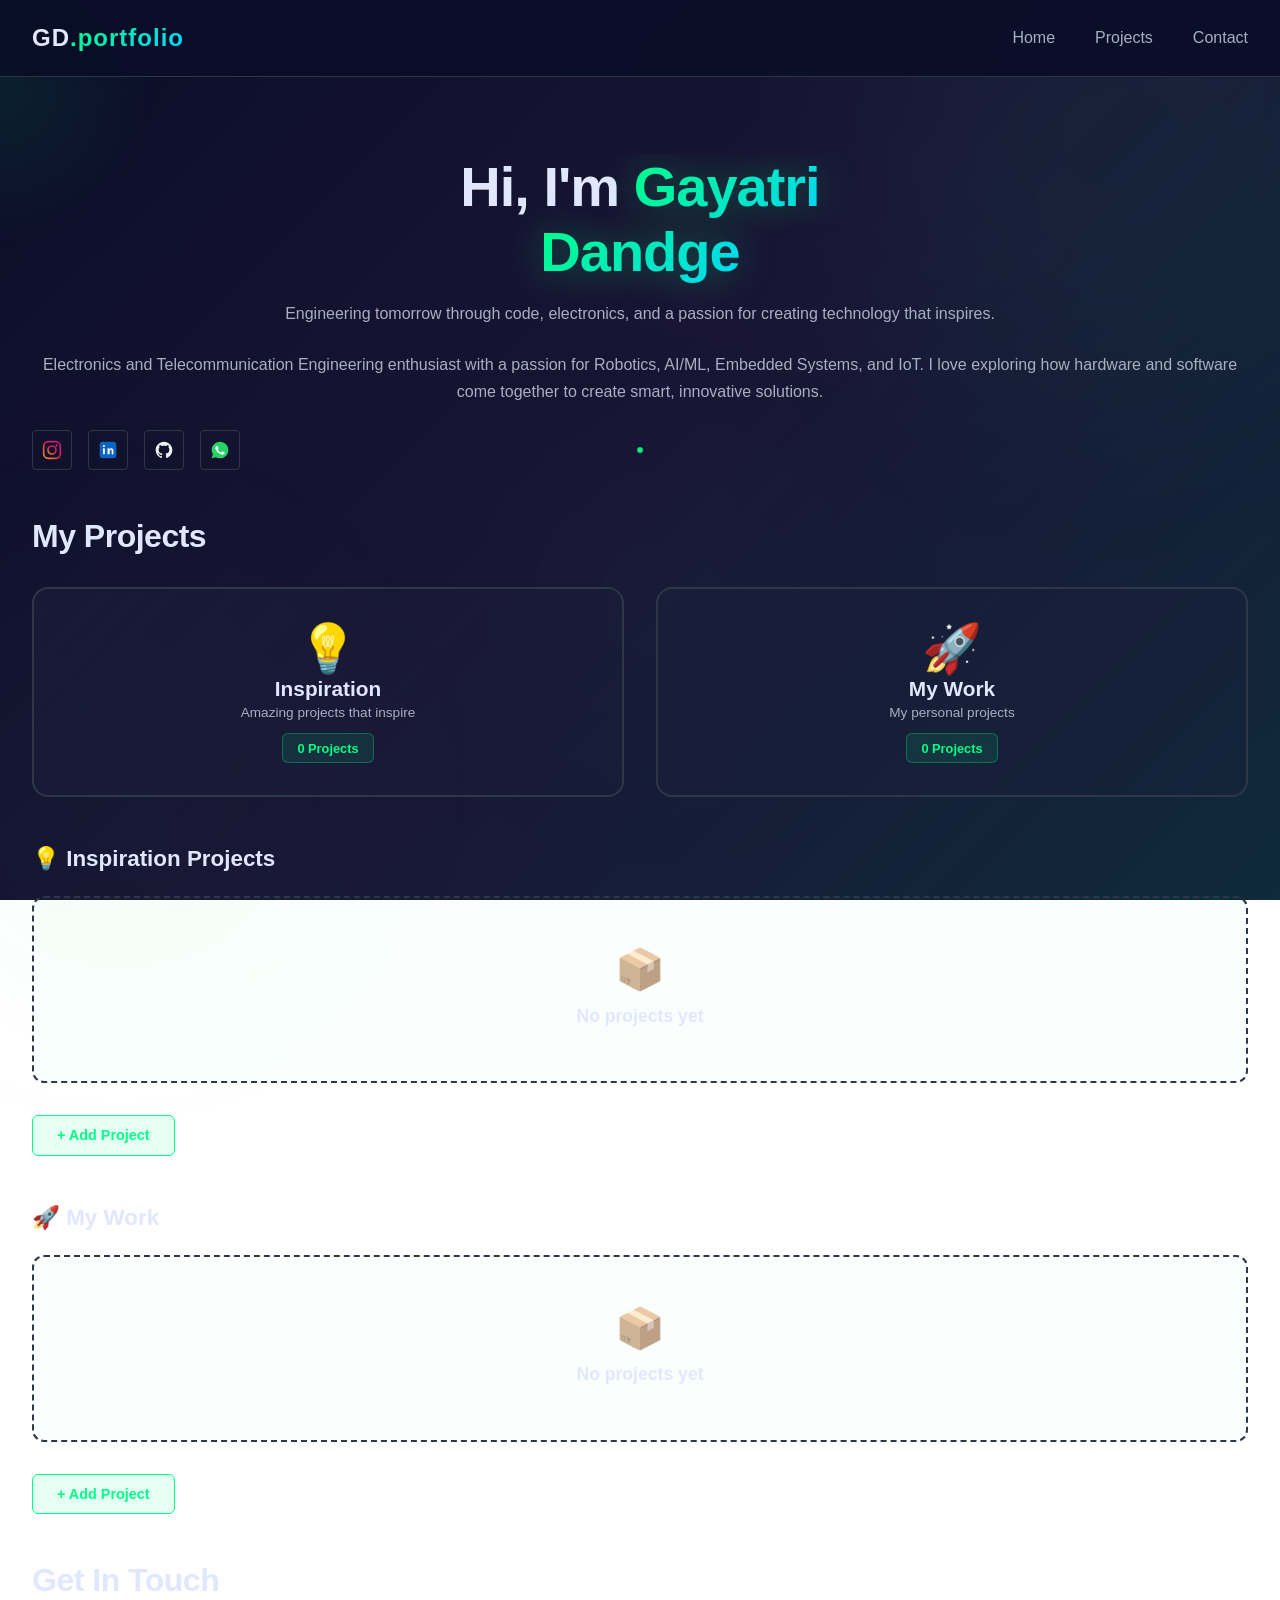
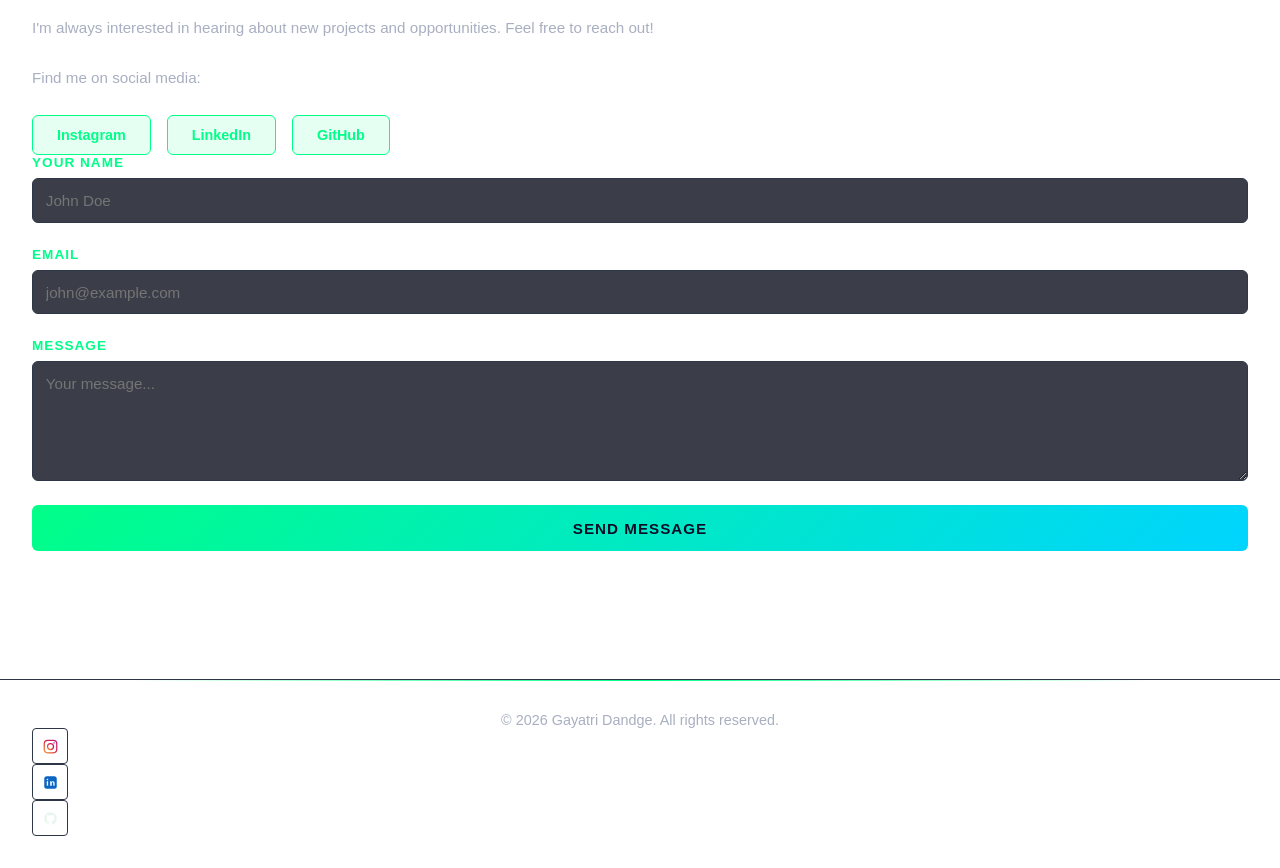
<file: som.html>
<!DOCTYPE html>
<html lang="en">
<head>
    <meta charset="UTF-8">
    <meta name="viewport" content="width=device-width, initial-scale=1.0">
    <title>Gayatri Dandge — Portfolio</title>
    <link href="https://fonts.googleapis.com/css2?family=Space+Mono:wght@400;700&family=Syne:wght@400;600;700;800&display=swap" rel="stylesheet">
    <style>
        * {
            margin: 0;
            padding: 0;
            box-sizing: border-box;
        }

        :root {
            --primary: #00ff88;
            --secondary: #ff1744;
            --accent: #00d4ff;
            --dark: #0a0e27;
            --darker: #050810;
            --card-bg: #1a1f3a;
            --border: #2d3748;
            --text: #e0e7ff;
            --text-secondary: #a8afc1;
            --green-glow: rgba(0, 255, 136, 0.4);
            --green: #00ff88;
            --green-dim: rgba(0, 255, 136, 0.15);
        }

        html {
            scroll-behavior: smooth;
        }

        body {
            background: linear-gradient(135deg, #0a0e27 0%, #1a1535 50%, #0f2a3a 100%);
            background-attachment: fixed;
            color: var(--text);
            font-family: -apple-system, BlinkMacSystemFont, 'Segoe UI', sans-serif;
            min-height: 100vh;
            overflow-x: hidden;
        }

        /* ========== AMBIENT ORBS ========== */
        .orb {
            position: fixed;
            border-radius: 50%;
            filter: blur(110px);
            pointer-events: none;
            z-index: -1;
        }

        .orb1 {
            width: 520px;
            height: 520px;
            background: rgba(0, 255, 136, 0.045);
            top: -120px;
            right: -100px;
            animation: orbFloat1 20s ease-in-out infinite alternate;
        }

        .orb2 {
            width: 400px;
            height: 400px;
            background: rgba(0, 180, 80, 0.03);
            bottom: -80px;
            left: -80px;
            animation: orbFloat2 26s ease-in-out infinite alternate;
        }

        .orb3 {
            width: 300px;
            height: 300px;
            background: rgba(0, 255, 136, 0.025);
            top: 50%;
            left: 40%;
            animation: orbFloat3 16s ease-in-out infinite alternate;
        }

        @keyframes orbFloat1 {
            from {
                transform: translate(0, 0) scale(1);
            }
            to {
                transform: translate(-60px, 80px) scale(1.2);
            }
        }

        @keyframes orbFloat2 {
            from {
                transform: translate(0, 0) scale(1);
            }
            to {
                transform: translate(80px, -60px) scale(1.15);
            }
        }

        @keyframes orbFloat3 {
            from {
                transform: translate(0, 0) scale(1);
            }
            to {
                transform: translate(-40px, 50px) scale(0.9);
            }
        }

        /* ========== BREAKING BAD BUBBLES ========== */
        .bubble {
            position: fixed;
            pointer-events: none;
            z-index: 1;
            border-radius: 50%;
            opacity: 0;
        }

        .bubble::before {
            content: '';
            position: absolute;
            width: 100%;
            height: 100%;
            background: radial-gradient(circle at 30% 30%, rgba(0, 255, 136, 0.6), rgba(0, 212, 255, 0.3));
            border-radius: 50%;
            border: 2px solid rgba(0, 255, 136, 0.4);
            box-shadow: inset -2px -2px 8px rgba(0, 0, 0, 0.5);
        }

        @keyframes float-up {
            0% {
                opacity: 0.6;
                transform: translateY(100vh) scale(1);
            }
            50% {
                opacity: 0.8;
            }
            100% {
                opacity: 0;
                transform: translateY(-100vh) scale(0.3);
            }
        }

        @keyframes bubble-wobble {
            0%, 100% {
                transform: translateX(0);
            }
            50% {
                transform: translateX(20px);
            }
        }

        .bubble {
            animation: float-up 8s ease-in infinite, bubble-wobble 3s ease-in-out infinite;
        }

        /* ========== MOUSE-REACTIVE ORB ========== */
        #mouse-orb {
            position: fixed;
            width: 320px;
            height: 320px;
            border-radius: 50%;
            background: radial-gradient(circle, rgba(0, 255, 136, 0.07), transparent 70%);
            pointer-events: none;
            z-index: 0;
            transform: translate(-50%, -50%);
            transition: left 0.1s ease, top 0.1s ease;
        }

        /* ========== HEADER ========== */
        header {
            position: fixed;
            top: 0;
            width: 100%;
            background: rgba(10, 14, 39, 0.95);
            backdrop-filter: blur(10px);
            border-bottom: 1px solid var(--border);
            z-index: 1000;
            padding: 1.5rem 2rem;
        }

        .header-content {
            max-width: 1600px;
            margin: 0 auto;
            display: flex;
            justify-content: space-between;
            align-items: center;
        }

        .logo {
            font-size: 1.5rem;
            font-weight: 700;
            color: var(--text);
            letter-spacing: 1px;
            position: relative;
        }

        .logo::after {
            content: '';
            position: absolute;
            bottom: -2px;
            left: 0;
            width: 0;
            height: 1px;
            background: var(--green);
            transition: width 0.4s ease;
            box-shadow: 0 0 6px var(--green);
        }

        .logo:hover::after {
            width: 100%;
        }

        .logo span {
            background: linear-gradient(135deg, var(--primary), var(--accent));
            -webkit-background-clip: text;
            -webkit-text-fill-color: transparent;
            background-clip: text;
        }

        .nav-links {
            display: flex;
            gap: 2.5rem;
        }

        .nav-links a {
            color: var(--text-secondary);
            text-decoration: none;
            font-weight: 500;
            transition: all 0.3s ease;
            position: relative;
            -webkit-tap-highlight-color: transparent;
        }

        .nav-links a::after {
            content: '';
            position: absolute;
            bottom: 2px;
            left: 50%;
            width: 0;
            height: 1px;
            background: var(--green);
            transition: width 0.3s ease, left 0.3s ease;
            box-shadow: 0 0 6px var(--green);
            pointer-events: none;
        }

        .nav-links a:hover::after {
            width: 70%;
            left: 15%;
        }

        .nav-links a:hover {
            color: var(--primary);
            text-shadow: 0 0 10px var(--green-glow);
        }

        .nav-links a:active {
            transform: scale(0.95);
        }

        main {
            position: relative;
            z-index: 1;
            margin-top: 90px;
            max-width: 1600px;
            margin-left: auto;
            margin-right: auto;
            padding: 4rem 2rem;
        }

        /* ========== HERO ========== */
        .hero {
            text-align: center;
            margin-bottom: 3rem;
            position: relative;
            overflow: hidden;
        }

        #home::after {
            content: '';
            position: absolute;
            left: 0;
            right: 0;
            height: 2px;
            background: linear-gradient(90deg, transparent, rgba(0, 255, 136, 0.55), transparent);
            top: -10%;
            animation: scanSweep 6s ease-in-out infinite;
            pointer-events: none;
            z-index: 2;
        }

        @keyframes scanSweep {
            0% {
                top: -5%;
                opacity: 0;
            }
            5% {
                opacity: 1;
            }
            95% {
                opacity: 0.8;
            }
            100% {
                top: 105%;
                opacity: 0;
            }
        }

        .hero h1 {
            font-size: 3.5rem;
            font-weight: 800;
            margin-bottom: 1rem;
            letter-spacing: -1px;
            position: relative;
        }

        .hero-name {
            position: relative;
        }

        .hero-name::before,
        .hero-name::after {
            content: attr(data-text);
            position: absolute;
            top: 0;
            left: 0;
            width: 100%;
            height: 100%;
            pointer-events: none;
            opacity: 0;
        }

        .hero-name::before {
            color: #0ff;
            clip-path: polygon(0 20%, 100% 20%, 100% 40%, 0 40%);
            animation: glitch1 6s infinite;
        }

        .hero-name::after {
            color: #f0f;
            clip-path: polygon(0 60%, 100% 60%, 100% 80%, 0 80%);
            animation: glitch2 6s infinite;
        }

        @keyframes glitch1 {
            0%, 90%, 100% {
                opacity: 0;
                transform: none;
            }
            91% {
                opacity: 0.6;
                transform: translate(-3px, 0);
            }
            93% {
                opacity: 0;
            }
            95% {
                opacity: 0.5;
                transform: translate(3px, 0);
            }
            97% {
                opacity: 0;
            }
        }

        @keyframes glitch2 {
            0%, 90%, 100% {
                opacity: 0;
                transform: none;
            }
            92% {
                opacity: 0.5;
                transform: translate(3px, 0);
            }
            94% {
                opacity: 0;
            }
            96% {
                opacity: 0.4;
                transform: translate(-3px, 0);
            }
            98% {
                opacity: 0;
            }
        }

        .hero h1 span {
            background: linear-gradient(135deg, var(--primary), var(--accent));
            -webkit-background-clip: text;
            -webkit-text-fill-color: transparent;
            background-clip: text;
            position: relative;
            display: inline-block;
            text-shadow: 0 0 40px rgba(0, 255, 136, 0.4);
            animation: accentPulse 3s ease-in-out infinite;
        }

        @keyframes accentPulse {
            0%, 100% {
                text-shadow: 0 0 20px rgba(0, 255, 136, 0.3);
            }
            50% {
                text-shadow: 0 0 60px rgba(0, 255, 136, 0.7), 0 0 100px rgba(0, 255, 136, 0.2);
            }
        }

        .hero p {
            font-size: 1rem;
            color: var(--text-secondary);
            margin-bottom: 1.5rem;
            animation: fadeUp 0.8s ease both;
            line-height: 1.7;
        }

        .hero p:nth-of-type(1) {
            animation-delay: 0.3s;
        }

        .hero p:nth-of-type(2) {
            animation-delay: 0.42s;
        }

        @keyframes fadeUp {
            from {
                opacity: 0;
                transform: translateY(20px);
            }
            to {
                opacity: 1;
                transform: translateY(0);
            }
        }

        /* ========== SECTION TITLE ========== */
        .section-title {
            font-size: 2rem;
            margin: 3rem 0 2rem 0;
            color: var(--text);
            font-weight: 800;
            letter-spacing: -0.5px;
        }

        /* ========== MAIN BOXES ========== */
        .boxes-grid {
            display: grid;
            grid-template-columns: repeat(2, 1fr);
            gap: 2rem;
            margin-bottom: 3rem;
        }

        .main-box {
            background: linear-gradient(135deg, rgba(26, 31, 58, 0.6), rgba(26, 31, 58, 0.3));
            border: 2px solid var(--border);
            border-radius: 16px;
            padding: 2rem;
            cursor: pointer;
            transition: all 0.4s cubic-bezier(0.34, 1.56, 0.64, 1);
            position: relative;
            overflow: hidden;
            min-height: 180px;
            display: flex;
            flex-direction: column;
            align-items: center;
            justify-content: center;
            gap: 1rem;
            touch-action: manipulation;
            -webkit-tap-highlight-color: transparent;
        }

        .main-box::before {
            content: '';
            position: absolute;
            inset: 0;
            background: linear-gradient(135deg, rgba(0, 255, 136, 0.1), rgba(0, 212, 255, 0.1));
            opacity: 0;
            transition: opacity 0.4s ease;
        }

        .main-box::after {
            content: '';
            position: absolute;
            top: 0;
            left: 0;
            right: 0;
            height: 2px;
            background: linear-gradient(90deg, var(--primary), var(--accent), transparent);
            transform: scaleX(0);
            transform-origin: left;
            transition: transform 0.4s ease;
        }

        .main-box:hover {
            border-color: var(--primary);
            transform: translateY(-8px) scale(1.02);
            box-shadow: 0 20px 60px rgba(0, 255, 136, 0.15), 0 0 30px rgba(0, 255, 136, 0.08);
        }

        .main-box:active {
            transform: scale(0.98);
        }

        .main-box:hover::before {
            opacity: 1;
        }

        .main-box:hover::after {
            transform: scaleX(1);
        }

        .box-content {
            position: relative;
            z-index: 1;
            text-align: center;
        }

        .box-icon {
            font-size: 3rem;
            animation: float 3s ease-in-out infinite;
        }

        @keyframes float {
            0%, 100% {
                transform: translateY(0px);
            }
            50% {
                transform: translateY(-10px);
            }
        }

        .box-title {
            font-size: 1.3rem;
            font-weight: 800;
            color: var(--text);
            margin-bottom: 0.3rem;
        }

        .box-description {
            color: var(--text-secondary);
            font-size: 0.85rem;
            margin: 0.3rem 0 0.8rem 0;
        }

        .box-count {
            display: inline-block;
            background: rgba(0, 255, 136, 0.1);
            color: var(--primary);
            padding: 0.4rem 0.9rem;
            border-radius: 6px;
            font-size: 0.8rem;
            font-weight: 700;
            border: 1px solid rgba(0, 255, 136, 0.3);
        }

        /* ========== PROJECTS GRID ========== */
        .projects-section {
            margin-bottom: 3rem;
        }

        .projects-section-title {
            font-size: 1.4rem;
            color: var(--text);
            margin-bottom: 1.5rem;
            font-weight: 700;
            display: flex;
            align-items: center;
            gap: 0.8rem;
        }

        .projects-grid {
            display: grid;
            grid-template-columns: repeat(5, 1fr);
            gap: 1.5rem;
            margin-bottom: 2rem;
        }

        .project-card {
            background: var(--card-bg);
            border: 2px solid var(--primary);
            border-radius: 12px;
            overflow: hidden;
            cursor: pointer;
            transition: all 0.3s ease;
            position: relative;
            display: flex;
            flex-direction: column;
            height: 280px;
            touch-action: manipulation;
            -webkit-tap-highlight-color: transparent;
            opacity: 0;
            transform: translateY(20px);
        }

        .project-card.card-visible {
            opacity: 1;
            transform: translateY(0);
            transition: opacity 0.5s ease, transform 0.5s ease, box-shadow 0.25s ease;
        }

        .project-card::before {
            content: '';
            position: absolute;
            left: 0;
            top: 0;
            width: 2px;
            height: 0;
            background: linear-gradient(180deg, var(--green), transparent);
            transition: height 0.4s ease;
            z-index: 3;
        }

        .project-card:hover::before {
            height: 100%;
        }

        .project-card::after {
            content: '';
            position: absolute;
            top: 0;
            left: 0;
            right: 0;
            height: 2px;
            background: linear-gradient(90deg, transparent, var(--green), transparent);
            transform: scaleX(0);
            transform-origin: center;
            transition: transform 0.4s ease;
            z-index: 3;
        }

        .project-card:hover::after {
            transform: scaleX(1);
        }

        .project-card:hover {
            border-color: var(--accent);
            transform: translateY(-5px);
            box-shadow: 0 15px 40px rgba(0, 212, 255, 0.2);
        }

        .project-card:active {
            transform: translateY(-2px);
        }

        .project-card-actions {
            position: absolute;
            top: 0.5rem;
            right: 0.5rem;
            display: flex;
            gap: 0.5rem;
            z-index: 10;
            opacity: 0;
            transition: opacity 0.3s ease;
        }

        .project-card:hover .project-card-actions {
            opacity: 1;
        }

        .delete-btn {
            width: 36px;
            height: 36px;
            background: rgba(255, 23, 68, 0.9);
            border: 2px solid var(--secondary);
            border-radius: 50%;
            color: var(--secondary);
            cursor: pointer;
            display: flex;
            align-items: center;
            justify-content: center;
            font-size: 1.2rem;
            transition: all 0.3s ease;
            -webkit-tap-highlight-color: transparent;
            backdrop-filter: blur(10px);
        }

        .delete-btn:hover {
            background: rgba(255, 23, 68, 1);
            transform: scale(1.1) rotate(10deg);
            box-shadow: 0 0 15px rgba(255, 23, 68, 0.6);
        }

        .delete-btn:active {
            transform: scale(0.95);
        }

        .project-video {
            width: 100%;
            height: 65%;
            background: linear-gradient(135deg, rgba(0, 255, 136, 0.08), rgba(0, 212, 255, 0.08));
            display: flex;
            align-items: center;
            justify-content: center;
            font-size: 3rem;
            border-bottom: 1px solid var(--border);
            position: relative;
            overflow: hidden;
        }

        .project-video video {
            width: 100%;
            height: 100%;
            object-fit: cover;
        }

        .project-info {
            padding: 1rem;
            flex: 1;
            display: flex;
            flex-direction: column;
        }

        .project-status {
            display: inline-block;
            background: rgba(0, 255, 136, 0.1);
            color: var(--primary);
            padding: 0.25rem 0.5rem;
            border-radius: 4px;
            font-size: 0.7rem;
            font-weight: 600;
            width: fit-content;
            margin-bottom: 0.4rem;
        }

        .project-name {
            font-size: 0.95rem;
            font-weight: 700;
            color: var(--text);
            margin-bottom: 0.3rem;
            line-height: 1.2;
        }

        .project-description {
            color: var(--text-secondary);
            font-size: 0.75rem;
            line-height: 1.3;
            margin-top: 0.3rem;
            flex: 1;
            overflow: hidden;
            display: -webkit-box;
            -webkit-line-clamp: 2;
            -webkit-box-orient: vertical;
        }

        /* ========== EMPTY STATE ========== */
        .empty-state {
            grid-column: 1 / -1;
            text-align: center;
            padding: 3rem 2rem;
            color: var(--text-secondary);
            background: rgba(0, 255, 136, 0.02);
            border: 2px dashed var(--border);
            border-radius: 12px;
        }

        .empty-icon {
            font-size: 2.5rem;
            margin-bottom: 0.8rem;
            opacity: 0.6;
        }

        .empty-state h3 {
            font-size: 1.1rem;
            color: var(--text);
            margin-bottom: 0.4rem;
        }

        /* ========== PROJECT DETAIL MODAL ========== */
        .project-detail-modal {
            display: none;
            position: fixed;
            top: 0;
            left: 0;
            right: 0;
            bottom: 0;
            background: rgba(5, 8, 16, 0.9);
            backdrop-filter: blur(10px);
            z-index: 2500;
            align-items: center;
            justify-content: center;
            padding: 1rem;
        }

        .project-detail-modal.show {
            display: flex;
        }

        .project-detail-content {
            background: var(--card-bg);
            border: 1px solid var(--border);
            border-radius: 16px;
            width: 100%;
            max-width: 750px;
            max-height: 85vh;
            overflow-y: auto;
            position: relative;
            animation: slideUp 0.4s ease;
        }

        @keyframes slideUp {
            from {
                opacity: 0;
                transform: translateY(50px);
            }
            to {
                opacity: 1;
                transform: translateY(0);
            }
        }

        .detail-close {
            position: absolute;
            top: 1.5rem;
            right: 1.5rem;
            background: rgba(0, 255, 136, 0.1);
            border: 2px solid var(--primary);
            width: 40px;
            height: 40px;
            border-radius: 50%;
            cursor: pointer;
            display: flex;
            align-items: center;
            justify-content: center;
            font-size: 1.5rem;
            color: var(--primary);
            transition: all 0.3s ease;
            z-index: 10;
            -webkit-tap-highlight-color: transparent;
        }

        .detail-close:hover {
            background: rgba(0, 255, 136, 0.2);
            transform: rotate(90deg);
        }

        .detail-close:active {
            transform: scale(0.9);
        }

        .detail-video {
            width: 100%;
            aspect-ratio: 16/9;
            background: linear-gradient(135deg, rgba(0, 255, 136, 0.1), rgba(0, 212, 255, 0.1));
            display: flex;
            align-items: center;
            justify-content: center;
            font-size: 4rem;
            border-bottom: 1px solid var(--border);
        }

        .detail-video video {
            width: 100%;
            height: 100%;
            object-fit: cover;
        }

        .detail-body {
            padding: 2.5rem;
        }

        .detail-title {
            font-size: 2rem;
            font-weight: 800;
            margin-bottom: 0.8rem;
            color: var(--text);
        }

        .detail-status {
            display: inline-block;
            background: rgba(0, 255, 136, 0.1);
            color: var(--primary);
            padding: 0.6rem 1.2rem;
            border-radius: 6px;
            font-size: 0.85rem;
            font-weight: 600;
            margin-bottom: 1.5rem;
            border: 1px solid rgba(0, 255, 136, 0.3);
        }

        .detail-description {
            color: var(--text-secondary);
            line-height: 1.8;
            font-size: 0.95rem;
            margin-bottom: 2rem;
            white-space: pre-wrap;
            word-break: break-word;
        }

        .detail-section h4 {
            color: var(--primary);
            font-size: 0.85rem;
            text-transform: uppercase;
            letter-spacing: 1.5px;
            margin: 2rem 0 1rem 0;
            font-weight: 800;
        }

        .code-display {
            background: rgba(0, 0, 0, 0.8);
            border: 1px solid var(--border);
            border-radius: 8px;
            padding: 1.5rem;
            overflow-x: auto;
            font-family: 'Space Mono', monospace;
            font-size: 0.8rem;
            line-height: 1.6;
            color: var(--primary);
            white-space: pre-wrap;
            word-break: break-word;
            max-height: 400px;
        }

        /* ========== CONTACT SECTION ========== */
        .contact-section {
            display: grid;
            grid-template-columns: 1fr 1fr;
            gap: 3rem;
            margin: 4rem 0;
            padding: 3rem;
            background: linear-gradient(135deg, rgba(26, 31, 58, 0.4), rgba(26, 31, 58, 0.2));
            border: 1px solid var(--border);
            border-radius: 16px;
            position: relative;
        }

        #contact {
            position: relative;
        }

        #contact::before {
            content: '';
            position: absolute;
            left: -40px;
            top: 20%;
            width: 2px;
            height: 60%;
            background: linear-gradient(180deg, transparent, var(--green), transparent);
            animation: sidePulse 3s ease-in-out infinite;
        }

        @keyframes sidePulse {
            0%, 100% {
                opacity: 0.15;
            }
            50% {
                opacity: 0.6;
            }
        }

        .contact-left h2 {
            font-size: 2rem;
            margin-bottom: 1rem;
            color: var(--text);
        }

        .contact-left p {
            color: var(--text-secondary);
            font-size: 0.95rem;
            line-height: 1.7;
            margin-bottom: 1.5rem;
        }

        .social-links {
            display: flex;
            gap: 1rem;
            flex-wrap: wrap;
        }

        .social-link {
            background: rgba(0, 255, 136, 0.1);
            border: 1px solid var(--primary);
            color: var(--primary);
            padding: 0.7rem 1.5rem;
            border-radius: 6px;
            text-decoration: none;
            font-weight: 600;
            transition: all 0.3s ease;
            font-size: 0.9rem;
            cursor: pointer;
            touch-action: manipulation;
            -webkit-tap-highlight-color: transparent;
        }

        .social-link:hover {
            background: var(--primary);
            color: var(--dark);
            transform: translateY(-3px);
            box-shadow: 0 10px 25px var(--green-glow);
        }

        .social-link:active {
            transform: scale(0.95);
        }

        .social-strip {
            display: flex;
            gap: 1rem;
            margin-top: 1.5rem;
        }

        .social-strip a.si,
        .socials a.si {
            display: flex;
            align-items: center;
            justify-content: center;
            border: 1px solid var(--border);
            border-radius: 4px;
            transition: all 0.22s;
            text-decoration: none;
            background: transparent;
            position: relative;
            overflow: hidden;
            -webkit-tap-highlight-color: transparent;
        }

        .social-strip a.si {
            width: 40px;
            height: 40px;
        }

        .socials a.si {
            width: 36px;
            height: 36px;
        }

        .social-strip a.si:hover,
        .socials a.si:hover {
            border-color: var(--green);
            background: var(--green-dim);
            box-shadow: 0 0 18px var(--green-glow);
            transform: translateY(-4px) scale(1.1);
        }

        .socials a.si:hover {
            transform: translateY(-3px) scale(1.1);
        }

        .socials a.si svg {
            transition: transform 0.22s;
        }

        .socials a.si:hover svg {
            transform: scale(1.2) rotate(-8deg);
        }

        .contact-form {
            display: flex;
            flex-direction: column;
            gap: 1.5rem;
        }

        .form-group {
            display: flex;
            flex-direction: column;
            gap: 0.5rem;
        }

        .form-group label {
            color: var(--primary);
            font-size: 0.85rem;
            font-weight: 700;
            text-transform: uppercase;
            letter-spacing: 1px;
        }

        .form-group input,
        .form-group textarea {
            background: rgba(10, 14, 27, 0.8);
            border: 1px solid var(--border);
            color: var(--text);
            padding: 0.8rem;
            border-radius: 6px;
            font-family: inherit;
            font-size: 0.95rem;
            transition: all 0.3s ease;
            -webkit-tap-highlight-color: transparent;
        }

        .form-group input:focus,
        .form-group textarea:focus {
            outline: none;
            border-color: var(--primary);
            box-shadow: 0 0 15px var(--green-glow);
            transform: translateY(-2px);
        }

        .form-group textarea {
            resize: vertical;
            min-height: 120px;
        }

        .form-submit {
            background: linear-gradient(135deg, var(--primary), var(--accent));
            border: none;
            color: var(--dark);
            padding: 0.9rem 2rem;
            border-radius: 6px;
            font-weight: 700;
            font-size: 0.95rem;
            cursor: pointer;
            transition: all 0.3s ease;
            text-transform: uppercase;
            letter-spacing: 1px;
            touch-action: manipulation;
            -webkit-tap-highlight-color: transparent;
            position: relative;
            overflow: hidden;
        }

        .form-submit::after {
            content: '';
            position: absolute;
            top: 0;
            left: -100%;
            width: 60%;
            height: 100%;
            background: linear-gradient(90deg, transparent, rgba(255, 255, 255, 0.25), transparent);
            animation: btnShimmer 3s ease-in-out infinite;
        }

        @keyframes btnShimmer {
            0% {
                left: -100%;
            }
            60%, 100% {
                left: 150%;
            }
        }

        .form-submit:hover {
            transform: translateY(-3px);
            box-shadow: 0 15px 40px var(--green-glow);
        }

        .form-submit:active {
            transform: scale(0.98);
        }

        /* ========== ADD PROJECT MODAL ========== */
        .add-modal {
            display: none;
            position: fixed;
            top: 0;
            left: 0;
            right: 0;
            bottom: 0;
            background: rgba(5, 8, 16, 0.85);
            backdrop-filter: blur(5px);
            z-index: 2000;
        }

        .add-modal.show {
            display: flex;
            align-items: center;
            justify-content: center;
        }

        .add-modal-content {
            background: var(--card-bg);
            border: 2px solid var(--secondary);
            border-radius: 12px;
            width: 90%;
            max-width: 600px;
            max-height: 90vh;
            overflow-y: auto;
            position: relative;
            animation: popupIn 0.4s cubic-bezier(0.34, 1.56, 0.64, 1);
        }

        @keyframes popupIn {
            0% {
                opacity: 0;
                transform: scale(0.5) translateY(-100px);
            }
            100% {
                opacity: 1;
                transform: scale(1) translateY(0);
            }
        }

        .add-modal-header {
            padding: 2rem;
            border-bottom: 2px solid var(--secondary);
            background: linear-gradient(135deg, rgba(255, 23, 68, 0.1), rgba(0, 212, 255, 0.05));
            display: flex;
            justify-content: space-between;
            align-items: center;
            position: sticky;
            top: 0;
        }

        .add-modal-title {
            font-size: 1.8rem;
            font-weight: 800;
            color: var(--secondary);
            display: flex;
            align-items: center;
            gap: 0.8rem;
        }

        .add-modal-close {
            background: rgba(255, 23, 68, 0.1);
            border: 2px solid var(--secondary);
            width: 45px;
            height: 45px;
            border-radius: 6px;
            cursor: pointer;
            display: flex;
            align-items: center;
            justify-content: center;
            font-size: 1.5rem;
            color: var(--secondary);
            transition: all 0.3s ease;
            flex-shrink: 0;
            -webkit-tap-highlight-color: transparent;
        }

        .add-modal-close:hover,
        .add-modal-close:active {
            background: rgba(255, 23, 68, 0.2);
            transform: rotate(90deg);
            box-shadow: 0 0 20px rgba(255, 23, 68, 0.4);
        }

        .add-modal-body {
            padding: 2rem;
        }

        .video-upload-area {
            background: rgba(0, 255, 136, 0.05);
            border: 2px dashed var(--primary);
            border-radius: 8px;
            padding: 1.5rem;
            text-align: center;
            cursor: pointer;
            transition: all 0.3s ease;
            margin-bottom: 1.5rem;
            -webkit-tap-highlight-color: transparent;
        }

        .video-upload-area:hover {
            background: rgba(0, 255, 136, 0.1);
            border-color: var(--accent);
        }

        .video-upload-area:active {
            transform: scale(0.98);
        }

        .video-upload-icon {
            font-size: 2.5rem;
            margin-bottom: 0.5rem;
        }

        .video-upload-text {
            color: var(--text-secondary);
            font-size: 0.9rem;
        }

        .video-preview {
            width: 100%;
            height: 200px;
            background: linear-gradient(135deg, rgba(0, 255, 136, 0.1), rgba(0, 212, 255, 0.1));
            border-radius: 8px;
            display: none;
            align-items: center;
            justify-content: center;
            margin-bottom: 1.5rem;
            position: relative;
            overflow: hidden;
        }

        .video-preview.show {
            display: flex;
        }

        .video-preview video {
            width: 100%;
            height: 100%;
            object-fit: cover;
            border-radius: 8px;
        }

        /* ========== SCROLL BUTTON ========== */
        .scroll-to-top {
            position: fixed;
            bottom: 2rem;
            right: 2rem;
            width: 50px;
            height: 50px;
            background: linear-gradient(135deg, var(--primary), var(--accent));
            border: none;
            border-radius: 50%;
            cursor: pointer;
            display: none;
            align-items: center;
            justify-content: center;
            font-size: 1.5rem;
            z-index: 999;
            transition: all 0.3s ease;
            box-shadow: 0 0 20px var(--green-glow);
            -webkit-tap-highlight-color: transparent;
        }

        .scroll-to-top.show {
            display: flex;
            animation: scrollPulse 2s ease-in-out infinite;
        }

        @keyframes scrollPulse {
            0%, 100% {
                box-shadow: 0 0 0 0 rgba(0, 255, 136, 0.4);
            }
            50% {
                box-shadow: 0 0 0 8px rgba(0, 255, 136, 0);
            }
        }

        .scroll-to-top:hover {
            transform: translateY(-5px);
            box-shadow: 0 0 30px var(--green-glow);
        }

        .scroll-to-top:active {
            transform: scale(0.9);
        }

        /* ========== BACK TO PORTFOLIO BUTTON ========== */
        .back-to-portfolio {
            position: fixed;
            top: 100px;
            left: 2rem;
            padding: 0.8rem 1.5rem;
            background: rgba(0, 255, 136, 0.1);
            border: 2px solid var(--primary);
            color: var(--primary);
            border-radius: 6px;
            cursor: pointer;
            font-weight: 700;
            font-size: 0.9rem;
            display: none;
            z-index: 999;
            transition: all 0.3s ease;
            -webkit-tap-highlight-color: transparent;
        }

        .back-to-portfolio.show {
            display: block;
        }

        .back-to-portfolio:hover {
            background: var(--primary);
            color: var(--dark);
            transform: translateX(-5px);
            box-shadow: 0 0 20px var(--green-glow);
        }

        .back-to-portfolio:active {
            transform: scale(0.95);
        }

        /* ========== FOOTER ========== */
        footer {
            text-align: center;
            padding: 2rem;
            color: var(--text-secondary);
            font-size: 0.9rem;
            border-top: 1px solid var(--border);
            margin-top: 4rem;
            position: relative;
        }

        footer::before {
            content: '';
            position: absolute;
            top: 0;
            left: 10%;
            right: 10%;
            height: 1px;
            background: linear-gradient(90deg, transparent, var(--green), transparent);
            animation: footerGlow 4s ease-in-out infinite;
        }

        @keyframes footerGlow {
            0%, 100% {
                opacity: 0.2;
            }
            50% {
                opacity: 0.8;
            }
        }

        /* ========== CURSOR TRAIL ========== */
        .trail-dot {
            position: fixed;
            width: 5px;
            height: 5px;
            border-radius: 50%;
            background: var(--green);
            pointer-events: none;
            z-index: 99990;
            transform: translate(-50%, -50%);
            transition: opacity 0.6s;
        }

        /* ========== PARTICLE BURST ========== */
        .burst-particle {
            position: fixed;
            width: 5px;
            height: 5px;
            border-radius: 50%;
            background: var(--green);
            pointer-events: none;
            z-index: 9999;
            animation: burstOut 0.75s ease-out forwards;
        }

        @keyframes burstOut {
            0% {
                transform: translate(0, 0) scale(1);
                opacity: 1;
            }
            100% {
                transform: translate(var(--bx), var(--by)) scale(0);
                opacity: 0;
            }
        }

        /* ========== RESPONSIVE ========== */
        @media (max-width: 1400px) {
            .projects-grid {
                grid-template-columns: repeat(4, 1fr);
            }
        }

        @media (max-width: 1000px) {
            .projects-grid {
                grid-template-columns: repeat(3, 1fr);
            }
        }

        @media (max-width: 768px) {
            .boxes-grid {
                grid-template-columns: 1fr;
            }

            .contact-section {
                grid-template-columns: 1fr;
            }

            .projects-grid {
                grid-template-columns: repeat(2, 1fr);
            }

            .detail-body {
                padding: 1.5rem;
            }

            .detail-title {
                font-size: 1.5rem;
            }

            .back-to-portfolio {
                left: 1rem;
                padding: 0.6rem 1rem;
                font-size: 0.8rem;
            }

            .orb1, .orb2, .orb3 {
                display: none;
            }

            #contact::before {
                display: none;
            }

            .hero-name::before,
            .hero-name::after {
                display: none;
            }
        }

        @media (max-width: 480px) {
            .projects-grid {
                grid-template-columns: 1fr;
            }

            .add-modal-content {
                width: 95%;
            }

            .scroll-to-top {
                width: 45px;
                height: 45px;
                font-size: 1.2rem;
            }
        }

        ::-webkit-scrollbar {
            width: 8px;
        }

        ::-webkit-scrollbar-track {
            background: var(--darker);
        }

        ::-webkit-scrollbar-thumb {
            background: var(--primary);
            border-radius: 4px;
            transition: all 0.3s ease;
        }

        ::-webkit-scrollbar-thumb:hover {
            background: var(--accent);
            box-shadow: 0 0 10px var(--green-glow);
        }
    </style>
</head>
<body>
    <!-- AMBIENT ORBS -->
    <div class="orb orb1"></div>
    <div class="orb orb2"></div>
    <div class="orb orb3"></div>
    <div id="mouse-orb"></div>

    <!-- HEADER -->
    <header>
        <div class="header-content">
            <div class="logo">GD<span>.portfolio</span></div>
            <nav class="nav-links">
                <a href="#home">Home</a>
                <a href="#projects">Projects</a>
                <a href="#contact">Contact</a>
            </nav>
        </div>
    </header>

    <!-- BACK TO PORTFOLIO BUTTON -->
    <button class="back-to-portfolio" id="backBtn" onclick="scrollToSection('home')">← Back to Portfolio</button>

    <!-- SCROLL TO TOP BUTTON -->
    <button class="scroll-to-top" id="scrollBtn" onclick="scrollToTop()">↑</button>

    <!-- MAIN -->
    <main>
        <!-- HERO -->
        <section class="hero" id="home">
            <h1 class="hero-name" data-text="Gayatri Dandge">Hi, I'm <span>Gayatri</span><br><span>Dandge</span></h1>
            <p>Engineering tomorrow through code, electronics, and a passion for creating technology that inspires.</p>
            <p>Electronics and Telecommunication Engineering enthusiast with a passion for Robotics, AI/ML, Embedded Systems, and IoT. I love exploring how hardware and software come together to create smart, innovative solutions.</p>
            <div class="social-strip">
                <a href="https://www.instagram.com/nwm_gayatriii" target="_blank" title="Instagram" class="si">
                    <svg width="20" height="20" viewBox="0 0 24 24" fill="none">
                        <defs>
                            <linearGradient id="ig1" x1="0%" y1="100%" x2="100%" y2="0%">
                                <stop offset="0%" stop-color="#f09433"/>
                                <stop offset="50%" stop-color="#dc2743"/>
                                <stop offset="100%" stop-color="#bc1888"/>
                            </linearGradient>
                        </defs>
                        <rect x="2" y="2" width="20" height="20" rx="5.5" stroke="url(#ig1)" stroke-width="2" fill="none"/>
                        <circle cx="12" cy="12" r="4.8" stroke="url(#ig1)" stroke-width="2" fill="none"/>
                        <circle cx="17.6" cy="6.4" r="1.3" fill="url(#ig1)"/>
                    </svg>
                </a>
                <a href="https://www.linkedin.com/in/gayatri-dandge-261978383" target="_blank" title="LinkedIn" class="si">
                    <svg width="20" height="20" viewBox="0 0 24 24" fill="none">
                        <rect x="2" y="2" width="20" height="20" rx="4" fill="#0A66C2"/>
                        <rect x="6" y="10" width="2.2" height="7" fill="white"/>
                        <circle cx="7.1" cy="7.2" r="1.3" fill="white"/>
                        <path d="M11.5 10h2v1.1c.5-.8 1.4-1.3 2.4-1.3 2 0 2.6 1.3 2.6 3.1V17h-2.1v-3.6c0-.9-.3-1.6-1.1-1.6-1 0-1.3.8-1.3 1.7V17H11.5V10z" fill="white"/>
                    </svg>
                </a>
                <a href="https://github.com/gaytridandge104-debug" target="_blank" title="GitHub" class="si">
                    <svg width="20" height="20" viewBox="0 0 24 24" fill="none">
                        <path fill-rule="evenodd" clip-rule="evenodd"
                            d="M12 2C6.477 2 2 6.477 2 12c0 4.418 2.865 8.166 6.839 9.489.5.092.682-.217.682-.482 0-.237-.009-.868-.013-1.703-2.782.604-3.369-1.34-3.369-1.34-.454-1.156-1.11-1.463-1.11-1.463-.908-.62.069-.608.069-.608 1.003.07 1.531 1.03 1.531 1.03.892 1.529 2.341 1.087 2.91.831.092-.646.35-1.086.636-1.336-2.22-.253-4.555-1.11-4.555-4.943 0-1.091.39-1.984 1.029-2.683-.103-.253-.446-1.27.098-2.647 0 0 .84-.269 2.75 1.025A9.578 9.578 0 0112 6.836a9.59 9.59 0 012.504.337c1.909-1.294 2.747-1.025 2.747-1.025.546 1.377.203 2.394.1 2.647.64.699 1.028 1.592 1.028 2.683 0 3.842-2.337 4.687-4.565 4.935.359.309.678.919.678 1.852 0 1.336-.012 2.415-.012 2.743 0 .267.18.578.688.48C19.138 20.163 22 16.418 22 12 c0-5.523-4.477-10-10-10z" fill="#e8f5ee"/>
                    </svg>
                </a>
                <a href="https://wa.me/8087439240" target="_blank" title="WhatsApp" class="si">
                    <svg width="20" height="20" viewBox="0 0 24 24" fill="none">
                        <path d="M12 2C6.477 2 2 6.477 2 12c0 1.89.525 3.66 1.438 5.168L2 22l4.978-1.41A9.96 9.96 0 0012 22c5.523 0 10-4.477 10-10S17.523 2 12 2z" fill="#25D366"/>
                        <path d="M17.006 14.57c-.274-.137-1.62-.799-1.87-.89-.252-.09-.435-.136-.618.137-.183.273-.708.89-.868 1.073-.16.182-.32.205-.594.068-.274-.137-1.156-.426-2.202-1.358-.814-.726-1.363-1.622-1.523-1.896-.16-.273-.017-.421.12-.557.123-.123.274-.32.41-.48.138-.16.183-.274.275-.457.09-.183.045-.342-.023-.48-.068-.137-.618-1.49-.847-2.04-.223-.536-.45-.464-.618-.472l-.526-.009c-.183 0-.48.068-.73.342-.252.273-.96.938-.96 2.287s.983 2.652 1.12 2.835c.136.182 1.934 2.952 4.687 4.14.655.283 1.167.452 1.565.578.657.21 1.256.18 1.729.11.527-.08 1.62-.663 1.849-1.303.228-.64.228-1.189.16-1.303-.068-.114-.252-.182-.526-.32z" fill="white"/>
                    </svg>
                </a>
            </div>
        </section>

        <!-- PROJECTS SECTION -->
        <section id="projects">
            <h2 class="section-title">My Projects</h2>

            <div class="boxes-grid">
                <div class="main-box">
                    <div class="box-content">
                        <div class="box-icon">💡</div>
                        <h3 class="box-title">Inspiration</h3>
                        <p class="box-description">Amazing projects that inspire</p>
                        <div class="box-count" id="inspirationCount">0 Projects</div>
                    </div>
                </div>

                <div class="main-box">
                    <div class="box-content">
                        <div class="box-icon">🚀</div>
                        <h3 class="box-title">My Work</h3>
                        <p class="box-description">My personal projects</p>
                        <div class="box-count" id="myWorkCount">0 Projects</div>
                    </div>
                </div>
            </div>

            <!-- INSPIRATION PROJECTS -->
            <div class="projects-section">
                <div class="projects-section-title">💡 Inspiration Projects</div>
                <div class="projects-grid" id="inspirationGrid">
                    <div class="empty-state">
                        <div class="empty-icon">📦</div>
                        <h3>No projects yet</h3>
                    </div>
                </div>
                <button class="social-link" onclick="openAddModal('inspiration')">+ Add Project</button>
            </div>

            <!-- MY WORK PROJECTS -->
            <div class="projects-section">
                <div class="projects-section-title">🚀 My Work</div>
                <div class="projects-grid" id="myWorkGrid">
                    <div class="empty-state">
                        <div class="empty-icon">📦</div>
                        <h3>No projects yet</h3>
                    </div>
                </div>
                <button class="social-link" onclick="openAddModal('mywork')">+ Add Project</button>
            </div>
        </section>

        <!-- CONTACT SECTION -->
        <section id="contact">
            <div class="contact-left">
                <h2 class="section-title">Get In Touch</h2>
                <p>I'm always interested in hearing about new projects and opportunities. Feel free to reach out!</p>
                <p>Find me on social media:</p>
                <div class="social-links">
                    <a href="https://www.instagram.com/nwm_gayatriii" target="_blank" class="social-link">Instagram</a>
                    <a href="https://www.linkedin.com/in/gayatri-dandge-261978383" target="_blank" class="social-link">LinkedIn</a>
                    <a href="https://github.com/gaytridandge104-debug" target="_blank" class="social-link">GitHub</a>
                </div>
            </div>
            <div>
                <form class="contact-form" onsubmit="handleContact(event)">
                    <div class="form-group">
                        <label for="name">Your Name</label>
                        <input type="text" id="name" placeholder="John Doe" required>
                    </div>
                    <div class="form-group">
                        <label for="email">Email</label>
                        <input type="email" id="email" placeholder="john@example.com" required>
                    </div>
                    <div class="form-group">
                        <label for="message">Message</label>
                        <textarea id="message" placeholder="Your message..." required></textarea>
                    </div>
                    <button type="submit" class="form-submit">Send Message</button>
                </form>
            </div>
        </section>
    </main>

    <!-- FOOTER -->
    <footer>
        <p>© 2026 Gayatri Dandge. All rights reserved.</p>
        <div class="socials">
            <a href="https://www.instagram.com/nwm_gayatriii" target="_blank" title="Instagram" class="si">
                <svg width="15" height="15" viewBox="0 0 24 24" fill="none">
                    <defs>
                        <linearGradient id="ig2" x1="0%" y1="100%" x2="100%" y2="0%">
                            <stop offset="0%" stop-color="#f09433"/>
                            <stop offset="50%" stop-color="#dc2743"/>
                            <stop offset="100%" stop-color="#bc1888"/>
                        </linearGradient>
                    </defs>
                    <rect x="2" y="2" width="20" height="20" rx="5.5" stroke="url(#ig2)" stroke-width="2" fill="none"/>
                    <circle cx="12" cy="12" r="4.8" stroke="url(#ig2)" stroke-width="2" fill="none"/>
                    <circle cx="17.6" cy="6.4" r="1.3" fill="url(#ig2)"/>
                </svg>
            </a>
            <a href="https://www.linkedin.com/in/gayatri-dandge-261978383" target="_blank" title="LinkedIn" class="si">
                <svg width="15" height="15" viewBox="0 0 24 24" fill="none">
                    <rect x="2" y="2" width="20" height="20" rx="4" fill="#0A66C2"/>
                    <rect x="6" y="10" width="2.2" height="7" fill="white"/>
                    <circle cx="7.1" cy="7.2" r="1.3" fill="white"/>
                    <path d="M11.5 10h2v1.1c.5-.8 1.4-1.3 2.4-1.3 2 0 2.6 1.3 2.6 3.1V17h-2.1v-3.6c0-.9-.3-1.6-1.1-1.6-1 0-1.3.8-1.3 1.7V17H11.5V10z" fill="white"/>
                </svg>
            </a>
            <a href="https://github.com/gaytridandge104-debug" target="_blank" title="GitHub" class="si">
                <svg width="15" height="15" viewBox="0 0 24 24" fill="none">
                    <path fill-rule="evenodd" clip-rule="evenodd"
                        d="M12 2C6.477 2 2 6.477 2 12c0 4.418 2.865 8.166 6.839 9.489.5.092.682-.217.682-.482 0-.237-.009-.868-.013-1.703-2.782.604-3.369-1.34-3.369-1.34-.454-1.156-1.11-1.463-1.11-1.463-.908-.62.069-.608.069-.608 1.003.07 1.531 1.03 1.531 1.03.892 1.529 2.341 1.087 2.91.831.092-.646.35-1.086.636-1.336-2.22-.253-4.555-1.11-4.555-4.943 0-1.091.39-1.984 1.029-2.683-.103-.253-.446-1.27.098-2.647 0 0 .84-.269 2.75 1.025A9.578 9.578 0 0112 6.836a9.59 9.59 0 012.504.337c1.909-1.294 2.747-1.025 2.747-1.025.546 1.377.203 2.394.1 2.647.64.699 1.028 1.592 1.028 2.683 0 3.842-2.337 4.687-4.565 4.935.359.309.678.919.678 1.852 0 1.336-.012 2.415-.012 2.743 0 .267.18.578.688.48C19.138 20.163 22 16.418 22 12 c0-5.523-4.477-10-10-10z" fill="#e8f5ee"/>
                </svg>
            </a>
        </div>
    </footer>

    <!-- PROJECT DETAIL MODAL -->
    <div class="project-detail-modal" id="detailModal">
        <div class="project-detail-content">
            <button class="detail-close" onclick="closeDetail()">✕</button>
            <div class="detail-video" id="detailVideo"></div>
            <div class="detail-body">
                <h2 class="detail-title" id="detailTitle"></h2>
                <div class="detail-status" id="detailStatus"></div>
                <div class="detail-description" id="detailDescription"></div>
                <div class="detail-section">
                    <h4>Code / Details</h4>
                    <div class="code-display" id="detailCode"></div>
                </div>
            </div>
        </div>
    </div>

    <!-- ADD PROJECT MODAL -->
    <div class="add-modal" id="addModal">
        <div class="add-modal-content">
            <div class="add-modal-header">
                <div class="add-modal-title">📌 ADD PROJECT</div>
                <button class="add-modal-close" onclick="closeAdd()">✕</button>
            </div>
            <div class="add-modal-body">
                <form onsubmit="handleAdd(event)">
                    <div class="form-group">
                        <label>PROJECT NAME</label>
                        <input type="text" id="projectName" placeholder="My project" required>
                    </div>

                    <div class="form-group">
                        <label>EMOJI/ICON</label>
                        <input type="text" id="projectIcon" maxlength="2" placeholder="🤖" required>
                    </div>

                    <div class="form-group">
                        <label>STATUS</label>
                        <input type="text" id="projectStatus" placeholder="WIP / Done / Planning" required>
                    </div>

                    <div class="form-group">
                        <label>VIDEO</label>
                        <div class="video-upload-area" onclick="document.getElementById('videoInput').click()">
                            <div class="video-upload-icon">🎬</div>
                            <div class="video-upload-text">Click to upload video</div>
                        </div>
                        <input type="file" id="videoInput" accept="video/*" style="display: none;" onchange="previewVideo(event)">
                        <div class="video-preview" id="videoPreviewBox"></div>
                    </div>

                    <div class="form-group">
                        <label>DESCRIPTION / CODE</label>
                        <textarea id="projectDesc" placeholder="Write your project details..." style="min-height: 120px;" required></textarea>
                    </div>

                    <div style="display: flex; gap: 1rem; margin-top: 2rem;">
                        <button type="button" class="social-link" onclick="closeAdd()" style="flex: 1;">CANCEL</button>
                        <button type="submit" style="flex: 1; background: linear-gradient(135deg, var(--primary), var(--accent)); border: none; color: var(--dark); padding: 0.8rem; border-radius: 6px; font-weight: 700; cursor: pointer; -webkit-tap-highlight-color: transparent;">SAVE</button>
                    </div>
                </form>
            </div>
        </div>
    </div>

    <script>
        let projects = { inspiration: [], mywork: [] };
        let currentSection = '';
        let videoDataUrl = '';

        // ========== BREAKING BAD BUBBLES ==========
        function createBubbles() {
            setInterval(() => {
                const bubble = document.createElement('div');
                bubble.className = 'bubble';
                
                const size = Math.random() * 40 + 20;
                const left = Math.random() * window.innerWidth;
                const duration = Math.random() * 4 + 6;
                
                bubble.style.width = size + 'px';
                bubble.style.height = size + 'px';
                bubble.style.left = left + 'px';
                bubble.style.bottom = '-100px';
                bubble.style.animationDuration = duration + 's';
                
                document.body.appendChild(bubble);
                
                setTimeout(() => bubble.remove(), duration * 1000);
            }, 1500);
        }

        // ========== CURSOR TRAIL ==========
        const trailCount = 12;
        const trail = [];
        for (let i = 0; i < trailCount; i++) {
            const d = document.createElement('div');
            d.className = 'trail-dot';
            const size = Math.max(2, 6 - i * 0.35);
            d.style.cssText = `width:${size}px;height:${size}px;opacity:${(1 - i / trailCount) * 0.45};`;
            document.body.appendChild(d);
            trail.push({ el: d, x: window.innerWidth / 2, y: window.innerHeight / 2 });
        }
        let mouseX = window.innerWidth / 2,
            mouseY = window.innerHeight / 2;
        document.addEventListener('mousemove', e => {
            mouseX = e.clientX;
            mouseY = e.clientY;
        });
        (function animTrail() {
            let px = mouseX,
                py = mouseY;
            trail.forEach((t, i) => {
                const speed = 0.38 - i * 0.024;
                t.x += (px - t.x) * speed;
                t.y += (py - t.y) * speed;
                t.el.style.left = t.x + 'px';
                t.el.style.top = t.y + 'px';
                px = t.x;
                py = t.y;
            });
            requestAnimationFrame(animTrail);
        })();

        // ========== MOUSE-REACTIVE ORB ==========
        const mouseOrb = document.getElementById('mouse-orb');
        document.addEventListener('mousemove', e => {
            mouseOrb.style.left = e.clientX + 'px';
            mouseOrb.style.top = e.clientY + 'px';
        });

        // ========== PARTICLE BURST ==========
        document.addEventListener('click', e => {
            for (let i = 0; i < 12; i++) {
                const p = document.createElement('div');
                p.className = 'burst-particle';
                const angle = (i / 12) * Math.PI * 2;
                const dist = 40 + Math.random() * 60;
                p.style.cssText = `
                    left:${e.clientX}px; top:${e.clientY}px;
                    --bx:${Math.cos(angle) * dist}px;
                    --by:${Math.sin(angle) * dist}px;
                    width:${2 + Math.random() * 4}px; height:${2 + Math.random() * 4}px;
                    animation-duration:${0.5 + Math.random() * 0.4}s;
                `;
                document.body.appendChild(p);
                setTimeout(() => p.remove(), 900);
            }
        });

        // ========== SCROLL BUTTON EFFECTS ==========
        window.addEventListener('scroll', () => {
            const scrollBtn = document.getElementById('scrollBtn');
            const backBtn = document.getElementById('backBtn');
            
            if (window.scrollY > 300) {
                scrollBtn.classList.add('show');
                if (window.scrollY > 1000) {
                    backBtn.classList.add('show');
                }
            } else {
                scrollBtn.classList.remove('show');
                backBtn.classList.remove('show');
            }
        });

        function scrollToTop() {
            window.scrollTo({ top: 0, behavior: 'smooth' });
        }

        function scrollToSection(id) {
            const element = document.getElementById(id);
            if (element) {
                element.scrollIntoView({ behavior: 'smooth' });
            }
        }

        // ========== PROJECT MANAGEMENT ==========
        window.addEventListener('load', () => {
            createBubbles();
            const saved = localStorage.getItem('portfolioProjects');
            if (saved) projects = JSON.parse(saved);
            render('inspiration');
            render('mywork');
        });

        function render(type) {
            const gridId = type === 'inspiration' ? 'inspirationGrid' : 'myWorkGrid';
            const countId = type === 'inspiration' ? 'inspirationCount' : 'myWorkCount';
            const grid = document.getElementById(gridId);
            const list = projects[type === 'inspiration' ? 'inspiration' : 'mywork'];

            document.getElementById(countId).textContent = list.length + ' Projects';

            if (list.length === 0) {
                grid.innerHTML = '<div class="empty-state"><div class="empty-icon">📦</div><h3>No projects yet</h3></div>';
                return;
            }

            grid.innerHTML = list.map((p, i) => `
                <div class="project-card">
                    <div class="project-card-actions">
                        <button class="delete-btn" onclick="deleteProject(${i}, '${type}')">🗑</button>
                    </div>
                    <div class="project-video" onclick="showDetail(${i}, '${type}')">
                        ${p.video ? `<video style="width: 100%; height: 100%; object-fit: cover;"><source src="${p.video}" type="video/mp4"></video>` : p.emoji}
                    </div>
                    <div class="project-info" onclick="showDetail(${i}, '${type}')">
                        <div class="project-status">${p.status}</div>
                        <h4 class="project-name">${p.name}</h4>
                        <p class="project-description">${p.description.substring(0, 60)}...</p>
                    </div>
                </div>
            `).join('');

            // Stagger card reveal
            const cards = grid.querySelectorAll('.project-card');
            cards.forEach((card, idx) => {
                setTimeout(() => card.classList.add('card-visible'), idx * 90);
            });
        }

        function deleteProject(idx, type) {
            if (confirm('Are you sure you want to delete this project? 🗑️')) {
                if (type === 'inspiration') {
                    projects.inspiration.splice(idx, 1);
                } else {
                    projects.mywork.splice(idx, 1);
                }
                localStorage.setItem('portfolioProjects', JSON.stringify(projects));
                render('inspiration');
                render('mywork');
                showNotification('Project deleted! 👋');
            }
        }

        function showDetail(idx, type) {
            const p = projects[type === 'inspiration' ? 'inspiration' : 'mywork'][idx];
            
            if (p.video) {
                document.getElementById('detailVideo').innerHTML = `<video controls style="width: 100%; height: 100%; object-fit: cover;" autoplay><source src="${p.video}" type="video/mp4"></video>`;
            } else {
                document.getElementById('detailVideo').textContent = p.emoji;
            }
            
            document.getElementById('detailTitle').textContent = p.name;
            document.getElementById('detailStatus').textContent = p.status;
            document.getElementById('detailDescription').textContent = p.description;
            document.getElementById('detailCode').textContent = p.description;
            document.getElementById('detailModal').classList.add('show');
            document.body.style.overflow = 'hidden';
        }

        function closeDetail() {
            document.getElementById('detailModal').classList.remove('show');
            document.body.style.overflow = 'auto';
        }

        function openAddModal(section) {
            currentSection = section;
            videoDataUrl = '';
            document.getElementById('addModal').classList.add('show');
            document.body.style.overflow = 'hidden';
        }

        function closeAdd() {
            document.getElementById('addModal').classList.remove('show');
            document.getElementById('projectName').value = '';
            document.getElementById('projectIcon').value = '';
            document.getElementById('projectStatus').value = '';
            document.getElementById('projectDesc').value = '';
            document.getElementById('videoInput').value = '';
            document.getElementById('videoPreviewBox').innerHTML = '';
            document.getElementById('videoPreviewBox').classList.remove('show');
            document.body.style.overflow = 'auto';
        }

        function previewVideo(e) {
            const file = e.target.files[0];
            if (file) {
                const reader = new FileReader();
                reader.onload = (ev) => {
                    videoDataUrl = ev.target.result;
                    document.getElementById('videoPreviewBox').innerHTML = `<video controls style="width: 100%; height: 100%; object-fit: cover;"><source src="${videoDataUrl}"></video>`;
                    document.getElementById('videoPreviewBox').classList.add('show');
                };
                reader.readAsDataURL(file);
            }
        }

        function handleAdd(e) {
            e.preventDefault();
            const p = {
                id: Date.now(),
                name: document.getElementById('projectName').value,
                emoji: document.getElementById('projectIcon').value,
                status: document.getElementById('projectStatus').value,
                description: document.getElementById('projectDesc').value,
                video: videoDataUrl
            };
            projects[currentSection === 'inspiration' ? 'inspiration' : 'mywork'].push(p);
            localStorage.setItem('portfolioProjects', JSON.stringify(projects));
            render('inspiration');
            render('mywork');
            closeAdd();
            showNotification('Project added! 🎉');
        }

        function handleContact(e) {
            e.preventDefault();
            showNotification('Message sent! 📬');
            document.querySelector('.contact-form').reset();
        }

        function showNotification(msg) {
            const n = document.createElement('div');
            n.style.cssText = 'position: fixed; bottom: 2rem; right: 2rem; background: linear-gradient(135deg, var(--primary), var(--accent)); color: var(--dark); padding: 1rem 2rem; border-radius: 8px; font-weight: 700; z-index: 3000; animation: slideInRight 0.4s ease;';
            n.textContent = msg;
            document.body.appendChild(n);
            setTimeout(() => n.remove(), 2500);
        }

        // ========== MODAL EVENTS ==========
        document.getElementById('detailModal').addEventListener('click', (e) => {
            if (e.target === document.getElementById('detailModal')) closeDetail();
        });

        document.getElementById('addModal').addEventListener('click', (e) => {
            if (e.target === document.getElementById('addModal')) closeAdd();
        });

        document.addEventListener('keydown', (e) => {
            if (e.key === 'Escape') {
                closeDetail();
                closeAdd();
            }
        });
    </script>
</body>
</html>
</file>
